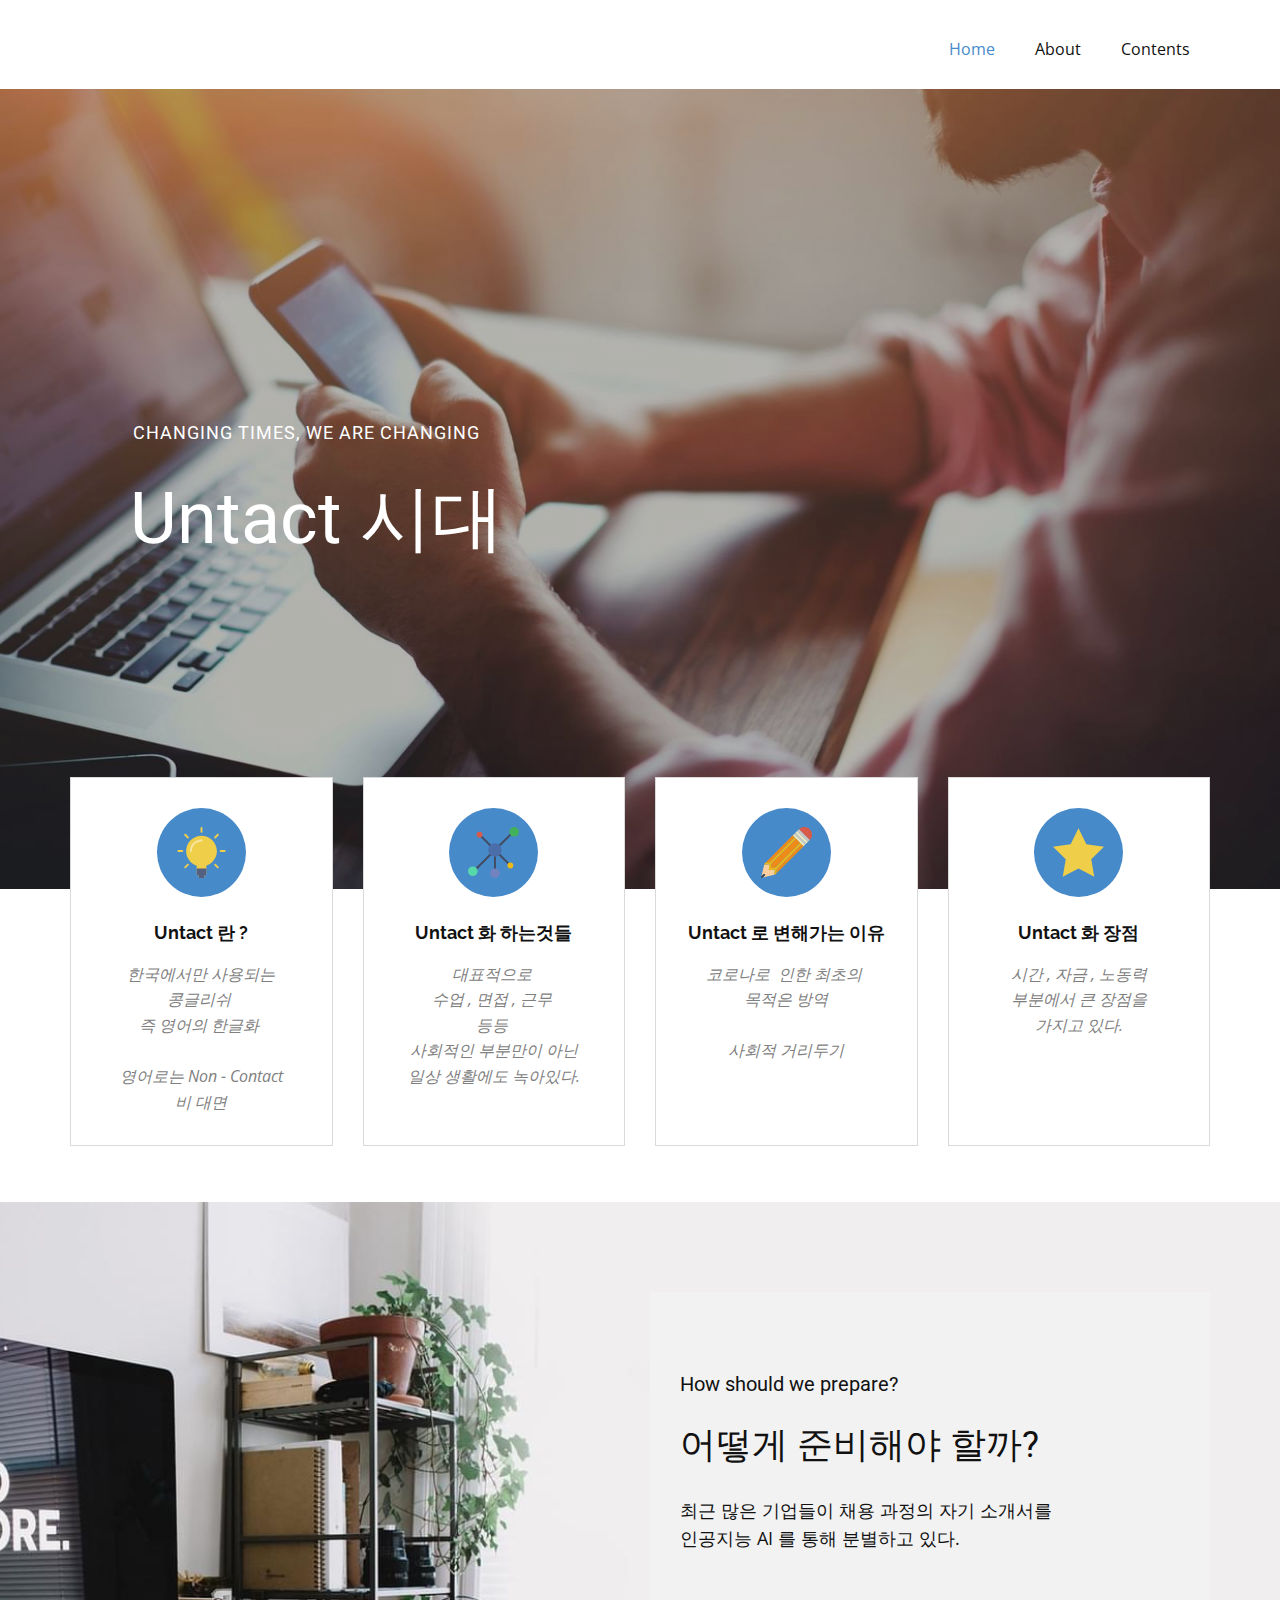
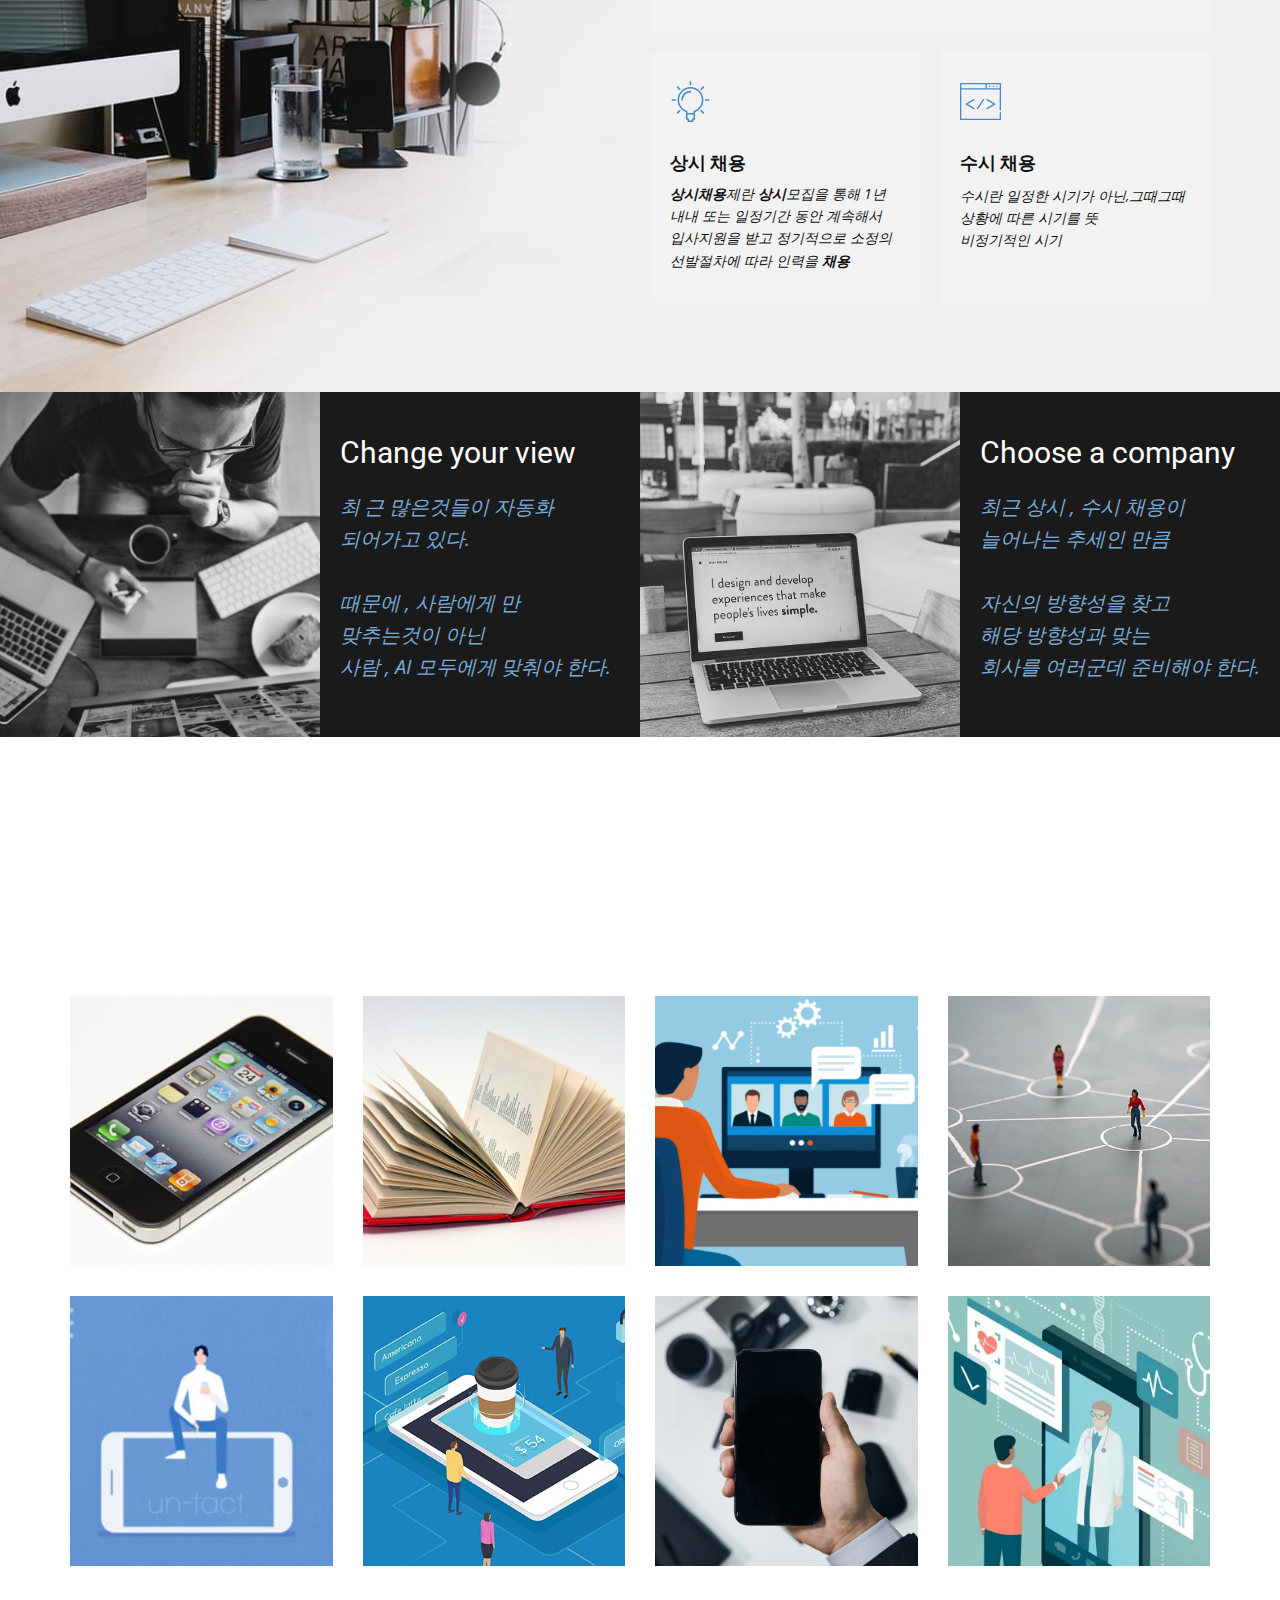
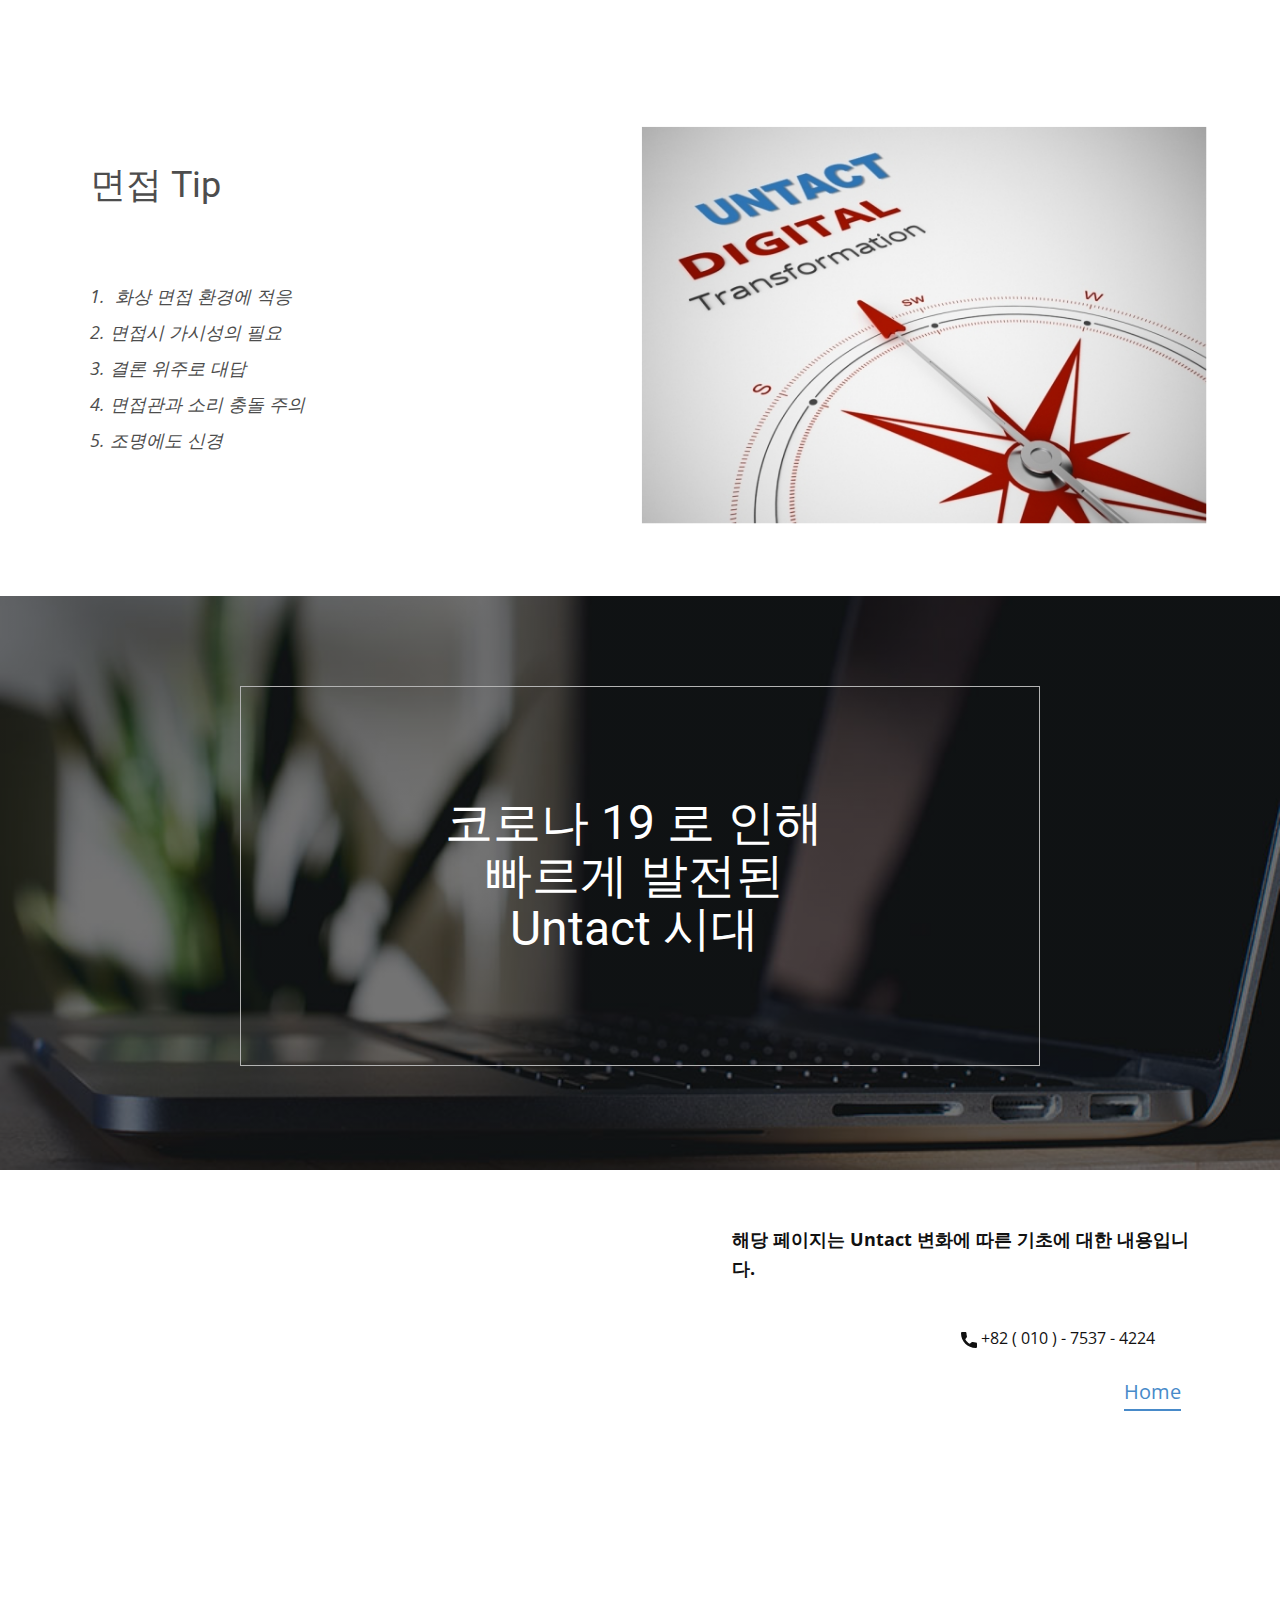
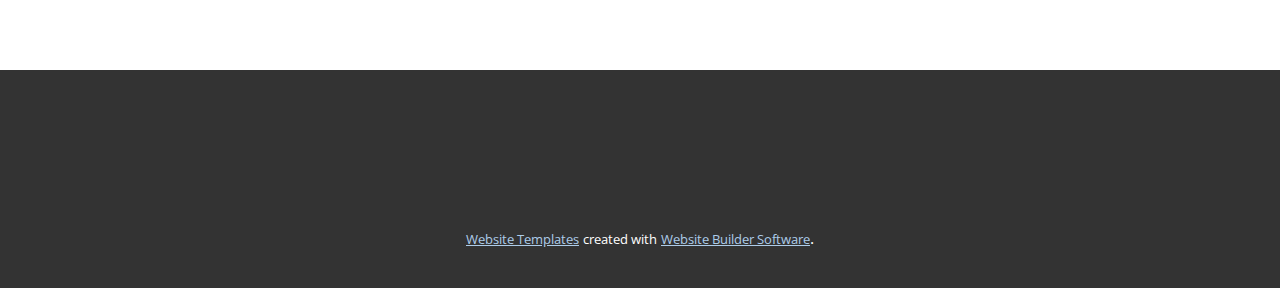
<file: 3A_41615029_김진형1/index.html>
<!DOCTYPE html>
<html style="font-size: 16px;">
  <head>
    <meta name="viewport" content="width=device-width, initial-scale=1.0">
    <meta charset="utf-8">
    <meta name="keywords" content="Untact 시대, Smart, Curious, Hands On., Beautiful and easy to understand UI, professional animations and drag &amp; drop, Why you choose us?, Awesome &amp; skilled&nbsp;&nbsp;Designers., Our products simply provide the quality of being clear and easy to understand., Contact Us, INTUITIVE">
    <meta name="description" content="">
    <meta name="page_type" content="np-template-header-footer-from-plugin">
    <title>Home</title>
    <link rel="stylesheet" href="nicepage.css" media="screen">
<link rel="stylesheet" href="Home.css" media="screen">
    <script class="u-script" type="text/javascript" src="jquery.js" defer=""></script>
    <script class="u-script" type="text/javascript" src="nicepage.js" defer=""></script>
    <meta name="generator" content="Nicepage 3.14.0, nicepage.com">
    <link id="u-theme-google-font" rel="stylesheet" href="https://fonts.googleapis.com/css?family=Roboto:100,100i,300,300i,400,400i,500,500i,700,700i,900,900i|Open+Sans:300,300i,400,400i,600,600i,700,700i,800,800i">
    <link id="u-page-google-font" rel="stylesheet" href="https://fonts.googleapis.com/css?family=Raleway:100,100i,200,200i,300,300i,400,400i,500,500i,600,600i,700,700i,800,800i,900,900i">
    
    
    
    
    
    
    
    
    
    <script type="application/ld+json">{
		"@context": "http://schema.org",
		"@type": "Organization",
		"name": "",
		"url": "index.html"
}</script>
    <meta property="og:title" content="Home">
    <meta property="og:type" content="website">
    <meta name="theme-color" content="#478ac9">
    <link rel="canonical" href="index.html">
    <meta property="og:url" content="index.html">
  </head>
  <body data-home-page="Home.html" data-home-page-title="Home" class="u-body"><header class="u-clearfix u-header u-header" id="sec-294d"><div class="u-clearfix u-sheet u-sheet-1">
        <nav class="u-menu u-menu-dropdown u-offcanvas u-menu-1">
          <div class="menu-collapse" style="font-size: 1rem; letter-spacing: 0px;">
            <a class="u-button-style u-custom-left-right-menu-spacing u-custom-padding-bottom u-custom-top-bottom-menu-spacing u-nav-link u-text-active-palette-1-base u-text-hover-palette-2-base" href="#">
              <svg><use xmlns:xlink="http://www.w3.org/1999/xlink" xlink:href="#menu-hamburger"></use></svg>
              <svg version="1.1" xmlns="http://www.w3.org/2000/svg" xmlns:xlink="http://www.w3.org/1999/xlink"><defs><symbol id="menu-hamburger" viewBox="0 0 16 16" style="width: 16px; height: 16px;"><rect y="1" width="16" height="2"></rect><rect y="7" width="16" height="2"></rect><rect y="13" width="16" height="2"></rect>
</symbol>
</defs></svg>
            </a>
          </div>
          <div class="u-nav-container">
            <ul class="u-nav u-unstyled u-nav-1"><li class="u-nav-item"><a class="u-button-style u-nav-link u-text-active-palette-1-base u-text-hover-palette-2-base" href="Home.html" style="padding: 10px 20px;">Home</a>
</li><li class="u-nav-item"><a class="u-button-style u-nav-link u-text-active-palette-1-base u-text-hover-palette-2-base" href="About.html" style="padding: 10px 20px;">About</a>
</li><li class="u-nav-item"><a class="u-button-style u-nav-link u-text-active-palette-1-base u-text-hover-palette-2-base" href="Contents.html" style="padding: 10px 20px;">Contents</a>
</li></ul>
          </div>
          <div class="u-nav-container-collapse">
            <div class="u-black u-container-style u-inner-container-layout u-opacity u-opacity-95 u-sidenav">
              <div class="u-sidenav-overflow">
                <div class="u-menu-close"></div>
                <ul class="u-align-center u-nav u-popupmenu-items u-unstyled u-nav-2"><li class="u-nav-item"><a class="u-button-style u-nav-link" href="Home.html">Home</a>
</li><li class="u-nav-item"><a class="u-button-style u-nav-link" href="About.html">About</a>
</li><li class="u-nav-item"><a class="u-button-style u-nav-link" href="Contents.html">Contents</a>
</li></ul>
              </div>
            </div>
            <div class="u-black u-menu-overlay u-opacity u-opacity-70"></div>
          </div>
        </nav>
      </div></header>
    <section class="u-clearfix u-image u-shading u-typography-Normal--Introduction u-section-1" src="" id="carousel_b07d">
      <div class="u-clearfix u-sheet u-sheet-1">
        <div class="u-align-left u-container-style u-expanded-width-sm u-expanded-width-xs u-group u-similar-fill u-group-1">
          <div class="u-container-layout u-valign-middle-xs u-container-layout-1">
            <h5 class="u-custom-font u-heading-font u-text u-text-body-alt-color u-text-1">Changing times, we are changing</h5>
            <h1 class="u-text u-text-2">Untact 시대</h1>
          </div>
        </div>
      </div>
    </section>
    <section class="u-clearfix u-section-2" id="carousel_4823">
      <div class="u-clearfix u-sheet u-sheet-1">
        <div class="u-expanded-width u-list u-list-1">
          <div class="u-repeater u-repeater-1">
            <div class="u-align-center u-border-1 u-border-grey-15 u-container-style u-list-item u-repeater-item u-white u-list-item-1">
              <div class="u-container-layout u-similar-container u-valign-top u-container-layout-1"><span class="u-align-center u-icon u-icon-circle u-palette-1-base u-spacing-19 u-icon-1"><svg class="u-svg-link" preserveAspectRatio="xMidYMin slice" viewBox="0 0 53 53" style=""><use xmlns:xlink="http://www.w3.org/1999/xlink" xlink:href="#svg-ca5e"></use></svg><svg class="u-svg-content" viewBox="0 0 53 53" x="0px" y="0px" id="svg-ca5e" style="enable-background:new 0 0 53 53;"><path style="fill:#EFCE4A;" d="M26.5,9c-8.837,0-16,7.164-16,16c0,7.089,4.615,13.091,11,15.192V50h2v3h6v-3h2v-9.808
	c6.385-2.101,11-8.103,11-15.192C42.5,16.164,35.337,9,26.5,9z"></path><g><path style="fill:#EFCE4A;" d="M26.5,0c-0.553,0-1,0.447-1,1v4c0,0.553,0.447,1,1,1s1-0.447,1-1V1C27.5,0.447,27.053,0,26.5,0z"></path><path style="fill:#EFCE4A;" d="M50.5,24h-4c-0.553,0-1,0.447-1,1s0.447,1,1,1h4c0.553,0,1-0.447,1-1S51.053,24,50.5,24z"></path><path style="fill:#EFCE4A;" d="M6.5,24h-4c-0.553,0-1,0.447-1,1s0.447,1,1,1h4c0.553,0,1-0.447,1-1S7.053,24,6.5,24z"></path><path style="fill:#EFCE4A;" d="M42.764,7.322l-2.828,2.828c-0.391,0.391-0.391,1.023,0,1.414c0.195,0.195,0.451,0.293,0.707,0.293
		s0.512-0.098,0.707-0.293l2.828-2.828c0.391-0.391,0.391-1.023,0-1.414S43.154,6.932,42.764,7.322z"></path><path style="fill:#EFCE4A;" d="M11.65,38.436l-2.828,2.828c-0.391,0.391-0.391,1.023,0,1.414c0.195,0.195,0.451,0.293,0.707,0.293
		s0.512-0.098,0.707-0.293l2.828-2.828c0.391-0.391,0.391-1.023,0-1.414S12.041,38.045,11.65,38.436z"></path><path style="fill:#EFCE4A;" d="M41.35,38.436c-0.391-0.391-1.023-0.391-1.414,0s-0.391,1.023,0,1.414l2.828,2.828
		c0.195,0.195,0.451,0.293,0.707,0.293s0.512-0.098,0.707-0.293c0.391-0.391,0.391-1.023,0-1.414L41.35,38.436z"></path><path style="fill:#EFCE4A;" d="M10.236,7.322c-0.391-0.391-1.023-0.391-1.414,0s-0.391,1.023,0,1.414l2.828,2.828
		c0.195,0.195,0.451,0.293,0.707,0.293s0.512-0.098,0.707-0.293c0.391-0.391,0.391-1.023,0-1.414L10.236,7.322z"></path>
</g><path style="fill:#F7E6A1;" d="M15.5,26c-0.553,0-1-0.447-1-1c0-6.617,5.383-12,12-12c0.553,0,1,0.447,1,1s-0.447,1-1,1
	c-5.514,0-10,4.486-10,10C16.5,25.553,16.053,26,15.5,26z"></path><polygon style="fill:#556080;" points="21.5,43 21.5,50 23.5,50 23.5,53 29.5,53 29.5,50 31.5,50 31.5,43 "></polygon></svg></span>
                <h4 class="u-custom-font u-font-raleway u-text u-text-1">Untact 란 ?</h4>
                <p class="u-text u-text-grey-50 u-text-2">한국에서만 사용되는<br>콩글리쉬&nbsp;<br>즉 영어의 한글화&nbsp;<br>
                  <br>영어로는 Non - Contact<br>비 대면
                </p>
              </div>
            </div>
            <div class="u-align-center u-border-1 u-border-grey-15 u-container-style u-list-item u-repeater-item u-video-cover u-white">
              <div class="u-container-layout u-similar-container u-valign-top u-container-layout-2"><span class="u-align-center u-icon u-icon-circle u-palette-1-base u-spacing-19 u-icon-2"><svg class="u-svg-link" preserveAspectRatio="xMidYMin slice" viewBox="0 0 53 53" style=""><use xmlns:xlink="http://www.w3.org/1999/xlink" xlink:href="#svg-85b5"></use></svg><svg class="u-svg-content" viewBox="0 0 53 53" x="0px" y="0px" id="svg-85b5" style="enable-background:new 0 0 53 53;"><rect x="27" y="28" style="fill:#424A60;" width="2" height="18"></rect><rect x="37.5" y="2.893" transform="matrix(0.7071 0.7071 -0.7071 0.7071 20.8223 -23.2696)" style="fill:#424A60;" width="2" height="21.213"></rect><rect x="15" y="21.858" transform="matrix(0.7071 0.7071 -0.7071 0.7071 30.1421 -0.7696)" style="fill:#424A60;" width="2" height="28.284"></rect><rect x="10.722" y="13.5" transform="matrix(0.7071 0.7071 -0.7071 0.7071 15.6716 -8.8345)" style="fill:#424A60;" width="15.556" height="2"></rect><rect x="26.893" y="32.5" transform="matrix(0.7071 0.7071 -0.7071 0.7071 34.6716 -16.7046)" style="fill:#424A60;" width="21.213" height="2"></rect><circle style="fill:#43B05C;" cx="48" cy="5" r="5"></circle><circle style="fill:#7383BF;" cx="28" cy="48" r="5"></circle><circle style="fill:#57D8AB;" cx="5" cy="46" r="5"></circle><circle style="fill:#D75A4A;" cx="12" cy="8" r="3"></circle><circle style="fill:#EBBA16;" cx="44" cy="40" r="3"></circle><circle style="fill:#4B6DAA;" cx="28" cy="24" r="7"></circle></svg></span>
                <h4 class="u-custom-font u-font-raleway u-text u-text-3">Untact 화 하는것들</h4>
                <p class="u-text u-text-grey-50 u-text-4">대표적으로&nbsp;<br>수업 , 면접 , 근무&nbsp;<br>등등&nbsp;<br>사회적인 부분만이 아닌<br>일상 생활에도 녹아있다.
                </p>
              </div>
            </div>
            <div class="u-align-center u-border-1 u-border-grey-15 u-container-style u-list-item u-repeater-item u-video-cover u-white">
              <div class="u-container-layout u-similar-container u-valign-top u-container-layout-3"><span class="u-align-center u-icon u-icon-circle u-palette-1-base u-spacing-19 u-icon-3"><svg class="u-svg-link" preserveAspectRatio="xMidYMin slice" viewBox="0 0 53.255 53.255" style=""><use xmlns:xlink="http://www.w3.org/1999/xlink" xlink:href="#svg-c619"></use></svg><svg class="u-svg-content" viewBox="0 0 53.255 53.255" x="0px" y="0px" id="svg-c619" style="enable-background:new 0 0 53.255 53.255;"><path style="fill:#D75A4A;" d="M39.598,2.343c3.124-3.124,8.19-3.124,11.314,0s3.124,8.19,0,11.314L39.598,2.343z"></path><polygon style="fill:#ED8A19;" points="42.426,17.899 16.512,43.814 15.982,48.587 44.548,20.02 44.548,20.02 "></polygon><polygon style="fill:#ED8A19;" points="10.325,42.93 15.098,42.4 41.012,16.485 36.77,12.243 10.855,38.157 "></polygon><polygon style="fill:#ED8A19;" points="35.356,10.829 33.234,8.707 33.234,8.707 4.668,37.273 9.441,36.743 "></polygon><polygon style="fill:#C7CAC7;" points="48.79,15.778 48.79,15.778 50.912,13.657 39.598,2.343 37.476,4.465 37.477,4.465 "></polygon><polygon style="fill:#C7CAC7;" points="36.062,5.879 36.062,5.879 34.648,7.293 34.648,7.293 45.962,18.606 45.962,18.606 
	47.376,17.192 47.376,17.192 "></polygon><path style="fill:#FBCE9D;" d="M14.424,44.488l-5.122,0.569c-0.036,0.004-0.073,0.006-0.109,0.006c0,0-0.001,0-0.001,0H9.192H9.192
	c-0.001,0-0.001,0-0.001,0c-0.036,0-0.073-0.002-0.109-0.006c-0.039-0.004-0.071-0.026-0.108-0.035
	c-0.072-0.017-0.141-0.035-0.207-0.067c-0.05-0.024-0.093-0.053-0.138-0.084c-0.057-0.04-0.109-0.083-0.157-0.134
	c-0.038-0.04-0.069-0.081-0.1-0.127c-0.038-0.057-0.069-0.116-0.095-0.181c-0.022-0.054-0.038-0.107-0.05-0.165
	c-0.007-0.032-0.024-0.059-0.028-0.092c-0.004-0.038,0.01-0.073,0.01-0.11c0-0.038-0.014-0.072-0.01-0.11l0.569-5.122l-5.122,0.569
	c-0.037,0.004-0.075,0.006-0.111,0.006c-0.079,0-0.152-0.024-0.227-0.042L0.442,51.399l2.106-2.106c0.391-0.391,1.023-0.391,1.414,0
	s0.391,1.023,0,1.414l-2.106,2.106l12.03-2.864c-0.026-0.109-0.043-0.222-0.03-0.339L14.424,44.488z"></path><path style="fill:#38454F;" d="M3.962,49.293c-0.391-0.391-1.023-0.391-1.414,0l-2.106,2.106L0,53.255l1.856-0.442l2.106-2.106
	C4.352,50.316,4.352,49.684,3.962,49.293z"></path><polygon style="fill:#F2ECBF;" points="48.79,15.778 37.477,4.465 37.476,4.465 36.062,5.879 36.062,5.879 47.376,17.192 
	47.376,17.192 48.79,15.778 "></polygon><path style="fill:#EBBA16;" d="M41.012,16.485L15.098,42.4l-4.773,0.53l0.53-4.773L36.77,12.243l-1.414-1.414L9.441,36.743
	l-4.773,0.53l-1.133,1.133l-0.228,0.957c0.075,0.018,0.147,0.042,0.227,0.042c0.036,0,0.074-0.002,0.111-0.006l5.122-0.569
	l-0.569,5.122c-0.004,0.038,0.01,0.073,0.01,0.11c0,0.038-0.014,0.072-0.01,0.11c0.004,0.033,0.021,0.06,0.028,0.092
	c0.012,0.057,0.029,0.112,0.05,0.165c0.026,0.064,0.057,0.124,0.095,0.181c0.03,0.045,0.063,0.088,0.1,0.127
	c0.047,0.05,0.1,0.094,0.157,0.134c0.044,0.031,0.089,0.061,0.138,0.084c0.065,0.031,0.135,0.05,0.207,0.067
	c0.038,0.009,0.069,0.03,0.108,0.035c0.036,0.004,0.072,0.006,0.109,0.006h0.001h0h0.001h0.001c0,0,0.001,0,0.001,0h0
	c0.035,0,0.072-0.002,0.109-0.006l5.122-0.569l-0.569,5.122c-0.013,0.118,0.004,0.23,0.03,0.339l0.963-0.229l1.133-1.132l0.53-4.773
	l25.914-25.915L41.012,16.485z"></path><polygon style="fill:#F2ECBF;" points="45.962,18.606 34.648,7.293 34.648,7.293 33.234,8.707 33.234,8.707 35.356,10.829 
	36.77,12.243 41.012,16.485 42.426,17.899 44.548,20.02 44.548,20.02 45.962,18.606 "></polygon></svg></span>
                <h4 class="u-custom-font u-font-raleway u-text u-text-5">Untact 로 변해가는 이유</h4>
                <p class="u-text u-text-grey-50 u-text-6">코로나로&nbsp; 인한 최초의&nbsp;<br>목적은 방역<br>
                  <br>사회적 거리두기
                </p>
              </div>
            </div>
            <div class="u-align-center u-border-1 u-border-grey-15 u-container-style u-list-item u-repeater-item u-video-cover u-white">
              <div class="u-container-layout u-similar-container u-valign-top u-container-layout-4"><span class="u-align-center u-icon u-icon-circle u-palette-1-base u-spacing-19 u-icon-4"><svg class="u-svg-link" preserveAspectRatio="xMidYMin slice" viewBox="0 0 53.867 53.867" style=""><use xmlns:xlink="http://www.w3.org/1999/xlink" xlink:href="#svg-b1cf"></use></svg><svg class="u-svg-content" viewBox="0 0 53.867 53.867" x="0px" y="0px" id="svg-b1cf" style="enable-background:new 0 0 53.867 53.867;"><polygon style="fill:currentColor;" points="26.934,1.318 35.256,18.182 53.867,20.887 40.4,34.013 43.579,52.549 26.934,43.798 
	10.288,52.549 13.467,34.013 0,20.887 18.611,18.182 "></polygon></svg></span>
                <h4 class="u-custom-font u-font-raleway u-text u-text-7">Untact 화 장점</h4>
                <p class="u-text u-text-grey-50 u-text-8">시간 , 자금 , 노동력<br>부분에서 큰 장점을<br>가지고 있다.<br>
                  <br>
                  <br>
                </p>
              </div>
            </div>
          </div>
        </div>
      </div>
    </section>
    <section class="u-clearfix u-image u-section-3" id="carousel_e4b9">
      <div class="u-clearfix u-sheet u-sheet-1">
        <div class="u-clearfix u-expanded-width u-gutter-20 u-layout-wrap u-layout-wrap-1">
          <div class="u-layout">
            <div class="u-layout-row">
              <div class="u-size-30 u-size-60-md">
                <div class="u-layout-row">
                  <div class="u-container-style u-hidden-md u-hidden-sm u-hidden-xs u-layout-cell u-left-cell u-size-60 u-layout-cell-1">
                    <div class="u-container-layout u-container-layout-1"></div>
                  </div>
                </div>
              </div>
              <div class="u-size-30 u-size-60-md">
                <div class="u-layout-col">
                  <div class="u-size-40">
                    <div class="u-layout-row">
                      <div class="u-container-style u-grey-5 u-layout-cell u-opacity u-opacity-85 u-right-cell u-size-60 u-layout-cell-2">
                        <div class="u-container-layout u-container-layout-2">
                          <h5 class="u-text u-text-1">How should we prepare?</h5>
                          <h2 class="u-text u-text-2">어떻게 준비해야 할까?</h2>
                          <p class="u-text u-text-3">최근 많은 기업들이 채용 과정의 자기 소개서를&nbsp;<br>인공지능 AI 를 통해 분별하고 있다.
                          </p>
                        </div>
                      </div>
                    </div>
                  </div>
                  <div class="u-size-20">
                    <div class="u-layout-row">
                      <div class="u-align-left u-container-style u-grey-5 u-layout-cell u-opacity u-opacity-85 u-size-30 u-layout-cell-3">
                        <div class="u-container-layout u-valign-top u-container-layout-3"><span class="u-icon u-icon-circle u-text-palette-1-base u-icon-1"><svg class="u-svg-link" preserveAspectRatio="xMidYMin slice" viewBox="0 0 54 54" style="undefined"><use xmlns:xlink="http://www.w3.org/1999/xlink" xlink:href="#svg-1eea"></use></svg><svg xmlns="http://www.w3.org/2000/svg" xmlns:xlink="http://www.w3.org/1999/xlink" version="1.1" id="svg-1eea" x="0px" y="0px" viewBox="0 0 54 54" style="enable-background:new 0 0 54 54;" xml:space="preserve" class="u-svg-content"><g><path d="M27,8c-9.374,0-17,7.626-17,17c0,7.112,4.391,13.412,11,15.9V50c0,0.553,0.447,1,1,1h1v2c0,0.553,0.447,1,1,1h6   c0.553,0,1-0.447,1-1v-2h1c0.553,0,1-0.447,1-1v-9.1c6.609-2.488,11-8.788,11-15.9C44,15.626,36.374,8,27,8z M30,49   c-0.553,0-1,0.447-1,1v2h-4v-2c0-0.553-0.447-1-1-1h-1v-5h8v5H30z M31.688,39.242C31.277,39.377,31,39.761,31,40.192V42h-8v-1.808   c0-0.432-0.277-0.815-0.688-0.95C16.145,37.214,12,31.49,12,25c0-8.271,6.729-15,15-15s15,6.729,15,15   C42,31.49,37.855,37.214,31.688,39.242z"></path><path d="M27,6c0.553,0,1-0.447,1-1V1c0-0.553-0.447-1-1-1s-1,0.447-1,1v4C26,5.553,26.447,6,27,6z"></path><path d="M51,24h-4c-0.553,0-1,0.447-1,1s0.447,1,1,1h4c0.553,0,1-0.447,1-1S51.553,24,51,24z"></path><path d="M7,24H3c-0.553,0-1,0.447-1,1s0.447,1,1,1h4c0.553,0,1-0.447,1-1S7.553,24,7,24z"></path><path d="M43.264,7.322l-2.828,2.828c-0.391,0.391-0.391,1.023,0,1.414c0.195,0.195,0.451,0.293,0.707,0.293   s0.512-0.098,0.707-0.293l2.828-2.828c0.391-0.391,0.391-1.023,0-1.414S43.654,6.932,43.264,7.322z"></path><path d="M12.15,38.436l-2.828,2.828c-0.391,0.391-0.391,1.023,0,1.414c0.195,0.195,0.451,0.293,0.707,0.293   s0.512-0.098,0.707-0.293l2.828-2.828c0.391-0.391,0.391-1.023,0-1.414S12.541,38.045,12.15,38.436z"></path><path d="M41.85,38.436c-0.391-0.391-1.023-0.391-1.414,0s-0.391,1.023,0,1.414l2.828,2.828c0.195,0.195,0.451,0.293,0.707,0.293   s0.512-0.098,0.707-0.293c0.391-0.391,0.391-1.023,0-1.414L41.85,38.436z"></path><path d="M12.15,11.564c0.195,0.195,0.451,0.293,0.707,0.293s0.512-0.098,0.707-0.293c0.391-0.391,0.391-1.023,0-1.414l-2.828-2.828   c-0.391-0.391-1.023-0.391-1.414,0s-0.391,1.023,0,1.414L12.15,11.564z"></path><path d="M27,13c-6.617,0-12,5.383-12,12c0,0.553,0.447,1,1,1s1-0.447,1-1c0-5.514,4.486-10,10-10c0.553,0,1-0.447,1-1   S27.553,13,27,13z"></path>
</g><g></g><g></g><g></g><g></g><g></g><g></g><g></g><g></g><g></g><g></g><g></g><g></g><g></g><g></g><g></g></svg></span>
                          <h6 class="u-custom-font u-heading-font u-text u-text-4">상시 채용</h6>
                          <p class="u-text u-text-5"><b>상시채용</b>제란&nbsp;<b>상시</b>모집을 통해 1년 내내 또는 일정기간 동안 계속해서&nbsp; 입사지원을 받고 정기적으로 소정의 선발절차에 따라 인력을&nbsp;<b>채용</b>
                          </p>
                        </div>
                      </div>
                      <div class="u-align-left u-container-style u-grey-5 u-layout-cell u-opacity u-opacity-85 u-right-cell u-size-30 u-layout-cell-4">
                        <div class="u-container-layout u-valign-top u-container-layout-4"><span class="u-icon u-icon-circle u-text-palette-1-base u-icon-2"><svg class="u-svg-link" preserveAspectRatio="xMidYMin slice" viewBox="0 0 470 470" style="undefined"><use xmlns:xlink="http://www.w3.org/1999/xlink" xlink:href="#svg-7ca8"></use></svg><svg xmlns="http://www.w3.org/2000/svg" xmlns:xlink="http://www.w3.org/1999/xlink" version="1.1" viewBox="0 0 470 470" enable-background="new 0 0 470 470" id="svg-7ca8" class="u-svg-content"><g><path d="m167.313,209.123c-2.12-3.559-6.723-4.726-10.281-2.605l-87.369,52.039c-2.271,1.352-3.663,3.8-3.663,6.443s1.392,5.091 3.662,6.443l87.369,52.039c1.203,0.717 2.525,1.058 3.831,1.058 2.556,0 5.048-1.308 6.45-3.663 2.12-3.559 0.953-8.162-2.605-10.281l-76.551-45.596 76.551-45.596c3.559-2.119 4.726-6.722 2.606-10.281z"></path><path d="m302.688,320.877c1.403,2.356 3.894,3.663 6.45,3.663 1.306,0 2.628-0.341 3.831-1.058l87.369-52.039c2.271-1.353 3.662-3.8 3.662-6.443s-1.392-5.091-3.662-6.443l-87.369-52.039c-3.558-2.12-8.163-0.954-10.281,2.605-2.12,3.559-0.953,8.162 2.605,10.281l76.551,45.596-76.551,45.596c-3.559,2.119-4.726,6.722-2.605,10.281z"></path><path d="m263.72,208.78l-69.893,104.078c-2.309,3.438-1.394,8.098 2.045,10.408 1.284,0.862 2.737,1.274 4.175,1.274 2.415,0 4.786-1.165 6.233-3.32l69.893-104.078c2.309-3.438 1.394-8.098-2.045-10.408-3.441-2.309-8.1-1.392-10.408,2.046z"></path><path d="m462.5,22.5h-455c-4.143,0-7.5,3.358-7.5,7.5v410c0,4.142 3.357,7.5 7.5,7.5h455c4.143,0 7.5-3.358 7.5-7.5v-80c0-4.142-3.357-7.5-7.5-7.5s-7.5,3.358-7.5,7.5v72.5h-440v-335h440v232.5c0,4.142 3.357,7.5 7.5,7.5s7.5-3.358 7.5-7.5v-300c0-4.142-3.357-7.5-7.5-7.5zm-447.5,15h277.5v45h-277.5v-45zm292.5,45v-45h147.5v45h-147.5z"></path><path d="m381.5,52c-4.411,0-8,3.589-8,8s3.589,8 8,8 8-3.589 8-8-3.589-8-8-8z"></path><path d="m340.5,52c-4.411,0-8,3.589-8,8s3.589,8 8,8 8-3.589 8-8-3.589-8-8-8z"></path><path d="m422.5,52c-4.411,0-8,3.589-8,8s3.589,8 8,8 8-3.589 8-8-3.589-8-8-8z"></path>
</g></svg></span>
                          <h6 class="u-custom-font u-heading-font u-text u-text-6">수시 채용</h6>
                          <p class="u-text u-text-7">수시란 일정한 시기가 아닌,그때그때 상황에 따른 시기를 뜻&nbsp;<br>비정기적인 시기
                          </p>
                        </div>
                      </div>
                    </div>
                  </div>
                </div>
              </div>
            </div>
          </div>
        </div>
      </div>
    </section>
    <section class="u-clearfix u-white u-section-4" id="carousel_aab5">
      <div class="u-clearfix u-expanded-width u-layout-wrap u-layout-wrap-1">
        <div class="u-layout">
          <div class="u-layout-row">
            <div class="u-container-style u-image u-layout-cell u-left-cell u-similar-fill u-size-15 u-size-30-md u-image-1">
              <div class="u-container-layout"></div>
            </div>
            <div class="u-container-style u-grey-90 u-layout-cell u-size-15 u-size-30-md u-layout-cell-2">
              <div class="u-container-layout u-container-layout-2">
                <h4 class="u-custom-font u-heading-font u-text u-text-1">Change your view</h4>
                <p class="u-text u-text-palette-1-light-1 u-text-2">
                  <span style="font-size: 1.25rem;">최</span>
                  <span style="font-size: 1.25rem;">근 많은것들이 자동화&nbsp;</span>
                  <br>
                  <span style="font-size: 1.25rem;">되어가고 있다.<br>
                    <br>때문에 , 사람에게 만&nbsp;<br>맞추는것이 아닌&nbsp;<br>사람 , AI 모두에게 맞춰야 한다.
                  </span>
                </p>
              </div>
            </div>
            <div class="u-container-style u-image u-layout-cell u-similar-fill u-size-15 u-size-30-md u-image-2">
              <div class="u-container-layout"></div>
            </div>
            <div class="u-container-style u-grey-90 u-layout-cell u-right-cell u-size-15 u-size-30-md u-layout-cell-4">
              <div class="u-container-layout u-container-layout-4">
                <h4 class="u-custom-font u-heading-font u-text u-text-3">Choose a company </h4>
                <p class="u-text u-text-palette-1-light-1 u-text-4">최근 상시 , 수시 채용이<br>늘어나는 추세인 만큼<br>
                  <br>자신의 방향성을 찾고<br>해당 방향성과 맞는<br>회사를 여러군데 준비해야 한다.
                </p>
              </div>
            </div>
          </div>
        </div>
      </div>
    </section>
    <section class="u-clearfix u-white u-section-5" id="carousel_0af4">
      <div class="u-clearfix u-sheet u-sheet-1">
        <div class="u-align-left u-container-style u-expanded-width-md u-group u-similar-fill u-group-1">
          <div class="u-container-layout u-container-layout-1"></div>
        </div>
        <div class="u-clearfix u-expanded-width u-gutter-30 u-layout-wrap u-layout-wrap-1">
          <div class="u-layout">
            <div class="u-layout-col">
              <div class="u-size-30">
                <div class="u-layout-row">
                  <div class="u-align-left u-container-style u-image u-layout-cell u-left-cell u-similar-fill u-size-15 u-size-30-md u-image-1" data-image-width="150" data-image-height="100">
                    <div class="u-container-layout"></div>
                  </div>
                  <div class="u-align-left u-container-style u-image u-layout-cell u-similar-fill u-size-15 u-size-30-md u-image-2" data-image-width="150" data-image-height="100">
                    <div class="u-container-layout"></div>
                  </div>
                  <div class="u-align-left u-container-style u-image u-layout-cell u-similar-fill u-size-15 u-size-30-md u-image-3" data-image-width="667" data-image-height="373">
                    <div class="u-container-layout"></div>
                  </div>
                  <div class="u-align-left u-container-style u-image u-layout-cell u-right-cell u-similar-fill u-size-15 u-size-30-md u-image-4" data-image-width="539" data-image-height="461">
                    <div class="u-container-layout"></div>
                  </div>
                </div>
              </div>
              <div class="u-size-30">
                <div class="u-layout-row">
                  <div class="u-align-left u-container-style u-image u-layout-cell u-left-cell u-similar-fill u-size-15 u-size-30-md u-image-5" data-image-width="258" data-image-height="239">
                    <div class="u-container-layout"></div>
                  </div>
                  <div class="u-align-left u-container-style u-image u-layout-cell u-similar-fill u-size-15 u-size-30-md u-image-6" data-image-width="583" data-image-height="393">
                    <div class="u-container-layout"></div>
                  </div>
                  <div class="u-align-left u-container-style u-image u-layout-cell u-similar-fill u-size-15 u-size-30-md u-image-7" data-image-width="745" data-image-height="455">
                    <div class="u-container-layout"></div>
                  </div>
                  <div class="u-align-left u-container-style u-image u-layout-cell u-right-cell u-similar-fill u-size-15 u-size-30-md u-image-8" data-image-width="426" data-image-height="333">
                    <div class="u-container-layout"></div>
                  </div>
                </div>
              </div>
            </div>
          </div>
        </div>
      </div>
    </section>
    <section class="u-clearfix u-white u-section-6" id="carousel_b22c">
      <div class="u-clearfix u-sheet u-sheet-1">
        <div class="u-clearfix u-expanded-width u-layout-wrap u-layout-wrap-1">
          <div class="u-layout">
            <div class="u-layout-row">
              <div class="u-align-left u-container-style u-layout-cell u-left-cell u-similar-fill u-size-30 u-layout-cell-1">
                <div class="u-container-layout u-container-layout-1">
                  <h2 class="u-text u-text-grey-70 u-text-1">면접 Tip</h2>
                  <ol class="u-custom-font u-text u-text-font u-text-grey-70 u-text-2">
                    <li>&nbsp;화상 면접 환경에 적응</li>
                    <li>면접시 가시성의 필요</li>
                    <li>결론 위주로 대답</li>
                    <li>면접관과 소리 충돌 주의</li>
                    <li>조명에도 신경</li>
                  </ol>
                </div>
              </div>
              <div class="u-container-style u-image u-image-contain u-layout-cell u-right-cell u-similar-fill u-size-30 u-image-1" data-image-width="606" data-image-height="427">
                <div class="u-container-layout"></div>
              </div>
            </div>
          </div>
        </div>
      </div>
    </section>
    <section class="u-clearfix u-image u-shading u-typography-custom-page-typography-14--Introduction u-section-7" src="" id="carousel_69f5">
      <div class="u-clearfix u-sheet u-sheet-1">
        <div class="u-align-center u-border-1 u-border-grey-30 u-container-style u-expanded-width-md u-expanded-width-sm u-group u-similar-fill u-group-1">
          <div class="u-container-layout u-valign-middle u-container-layout-1">
            <h2 class="u-custom-font u-heading-font u-text u-text-1">코로나 19 로 인해&nbsp;<br>빠르게 발전된&nbsp;<br>Untact 시대&nbsp;
            </h2>
          </div>
        </div>
      </div>
    </section>
    <section class="u-clearfix u-section-8" id="sec-14dc">
      <div class="u-clearfix u-sheet u-sheet-1">
        <p class="u-text u-text-1">해당 페이지는 Untact 변화에 따른 기초에 대한 내용입니다.</p>
        <a href="https://nicepage.com/k/teacher-website-templates" class="u-active-none u-btn u-btn-rectangle u-button-style u-hover-none u-none u-text-body-color u-btn-1">
          <br><span class="u-icon"><svg class="u-svg-content" viewBox="0 0 405.333 405.333" x="0px" y="0px" style="width: 1em; height: 1em;"><path d="M373.333,266.88c-25.003,0-49.493-3.904-72.704-11.563c-11.328-3.904-24.192-0.896-31.637,6.699l-46.016,34.752    c-52.8-28.181-86.592-61.952-114.389-114.368l33.813-44.928c8.512-8.512,11.563-20.971,7.915-32.64    C142.592,81.472,138.667,56.96,138.667,32c0-17.643-14.357-32-32-32H32C14.357,0,0,14.357,0,32    c0,205.845,167.488,373.333,373.333,373.333c17.643,0,32-14.357,32-32V298.88C405.333,281.237,390.976,266.88,373.333,266.88z"></path></svg><img></span>&nbsp;+82 ( 010 ) - 7537 - 4224
        </a>
        <a href="#" class="u-active-none u-border-2 u-border-palette-1-base u-btn u-btn-rectangle u-button-style u-hover-none u-none u-btn-2">
          <span style="font-size: 1.25rem;">Home </span>
        </a>
      </div>
    </section>
    
    
    <footer class="u-align-left u-clearfix u-footer u-grey-80 u-footer" id="sec-c12c"><div class="u-clearfix u-sheet u-sheet-1"></div></footer>
    <section class="u-backlink u-clearfix u-grey-80">
      <a class="u-link" href="https://nicepage.com/website-templates" target="_blank">
        <span>Website Templates</span>
      </a>
      <p class="u-text">
        <span>created with</span>
      </p>
      <a class="u-link" href="https://nicepage.com/" target="_blank">
        <span>Website Builder Software</span>
      </a>. 
    </section>
  </body>
</html>
</file>
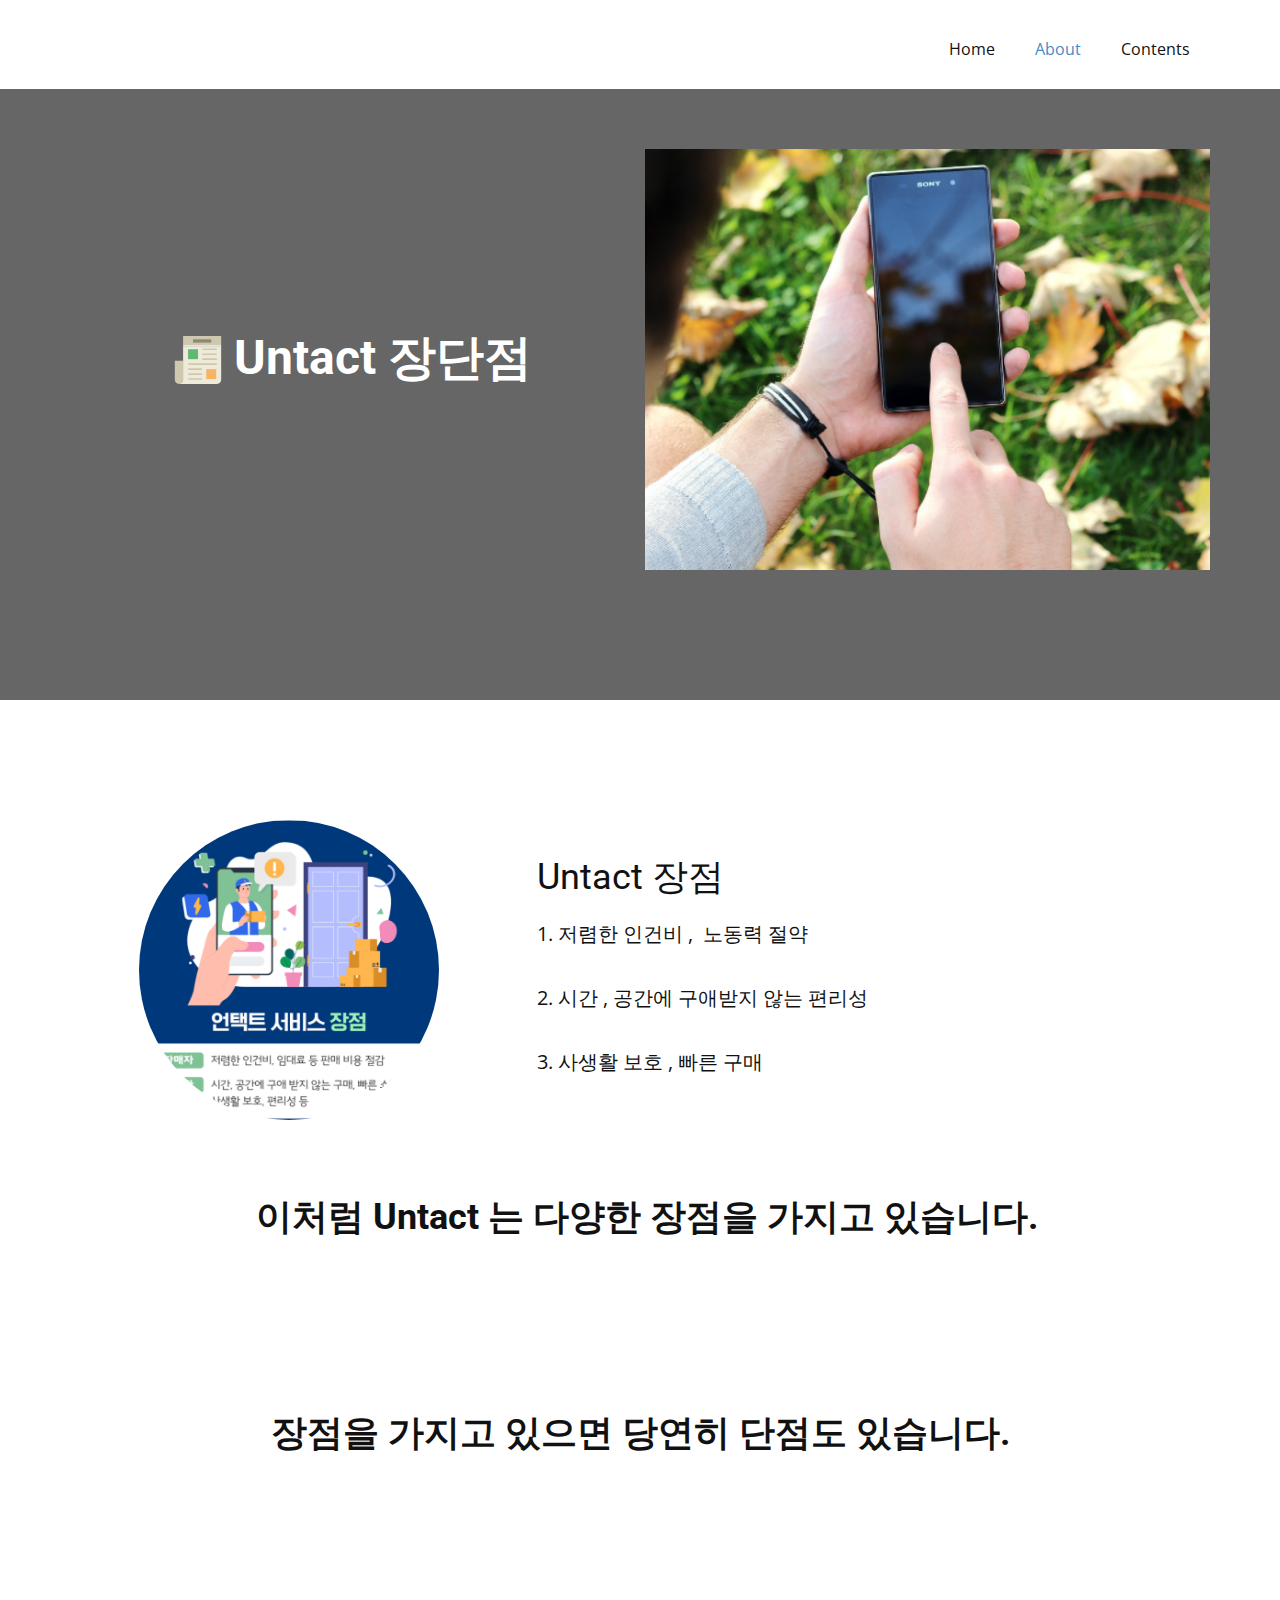
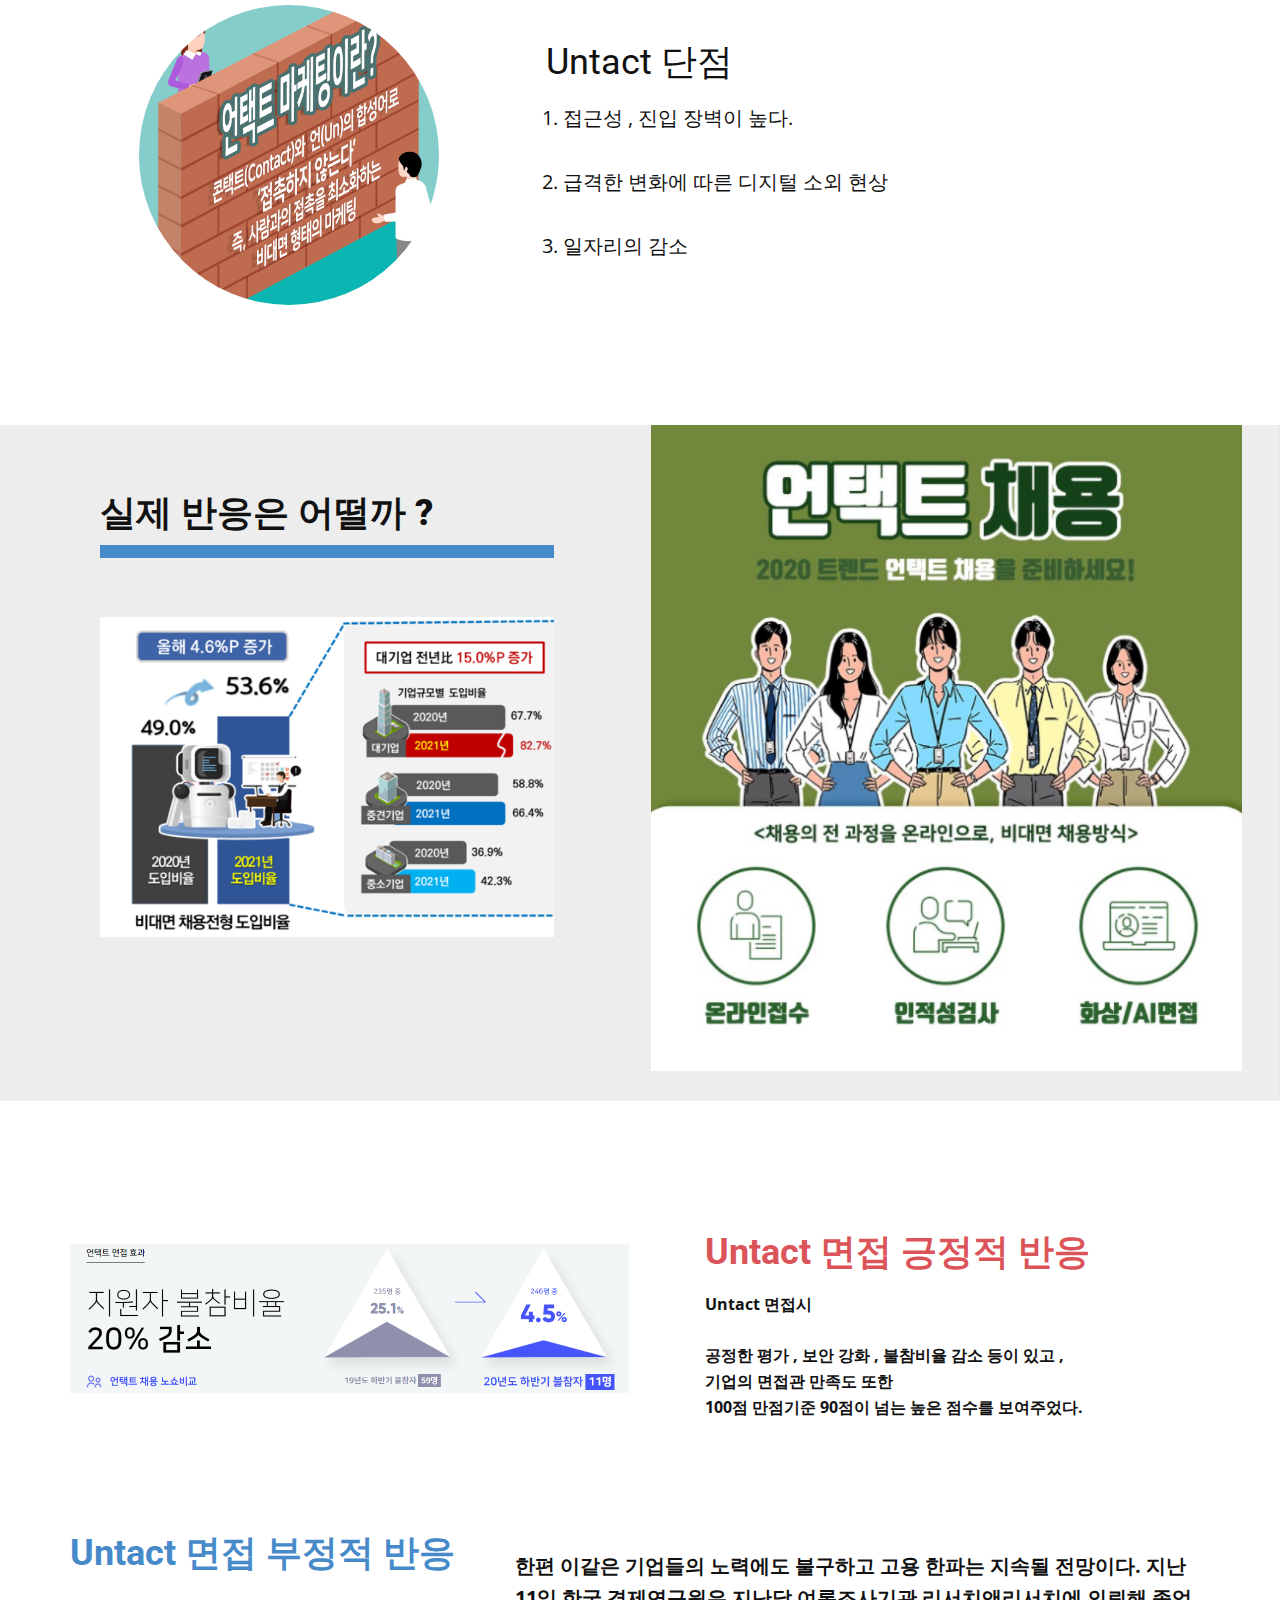
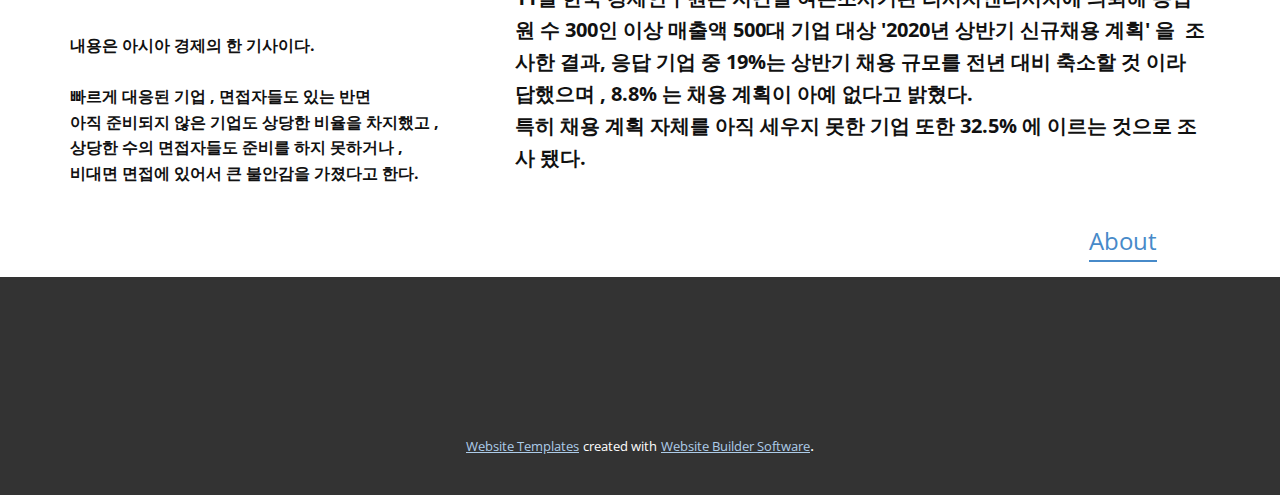
<file: 3A_41615029_김진형1/About.html>
<!DOCTYPE html>
<html style="font-size: 16px;">
  <head>
    <meta name="viewport" content="width=device-width, initial-scale=1.0">
    <meta charset="utf-8">
    <meta name="keywords" content="​&nbsp;Untact 장단점, Untact 장점">
    <meta name="description" content="">
    <meta name="page_type" content="np-template-header-footer-from-plugin">
    <title>About</title>
    <link rel="stylesheet" href="nicepage.css" media="screen">
<link rel="stylesheet" href="About.css" media="screen">
    <script class="u-script" type="text/javascript" src="jquery.js" defer=""></script>
    <script class="u-script" type="text/javascript" src="nicepage.js" defer=""></script>
    <meta name="generator" content="Nicepage 3.14.0, nicepage.com">
    <link id="u-theme-google-font" rel="stylesheet" href="https://fonts.googleapis.com/css?family=Roboto:100,100i,300,300i,400,400i,500,500i,700,700i,900,900i|Open+Sans:300,300i,400,400i,600,600i,700,700i,800,800i">
    
    
    
    
    
    
    
    <script type="application/ld+json">{
		"@context": "http://schema.org",
		"@type": "Organization",
		"name": "",
		"url": "index.html"
}</script>
    <meta property="og:title" content="About">
    <meta property="og:type" content="website">
    <meta name="theme-color" content="#478ac9">
    <link rel="canonical" href="index.html">
    <meta property="og:url" content="index.html">
  </head>
  <body class="u-body"><header class="u-clearfix u-header u-header" id="sec-294d"><div class="u-clearfix u-sheet u-sheet-1">
        <nav class="u-menu u-menu-dropdown u-offcanvas u-menu-1">
          <div class="menu-collapse" style="font-size: 1rem; letter-spacing: 0px;">
            <a class="u-button-style u-custom-left-right-menu-spacing u-custom-padding-bottom u-custom-top-bottom-menu-spacing u-nav-link u-text-active-palette-1-base u-text-hover-palette-2-base" href="#">
              <svg><use xmlns:xlink="http://www.w3.org/1999/xlink" xlink:href="#menu-hamburger"></use></svg>
              <svg version="1.1" xmlns="http://www.w3.org/2000/svg" xmlns:xlink="http://www.w3.org/1999/xlink"><defs><symbol id="menu-hamburger" viewBox="0 0 16 16" style="width: 16px; height: 16px;"><rect y="1" width="16" height="2"></rect><rect y="7" width="16" height="2"></rect><rect y="13" width="16" height="2"></rect>
</symbol>
</defs></svg>
            </a>
          </div>
          <div class="u-nav-container">
            <ul class="u-nav u-unstyled u-nav-1"><li class="u-nav-item"><a class="u-button-style u-nav-link u-text-active-palette-1-base u-text-hover-palette-2-base" href="Home.html" style="padding: 10px 20px;">Home</a>
</li><li class="u-nav-item"><a class="u-button-style u-nav-link u-text-active-palette-1-base u-text-hover-palette-2-base" href="About.html" style="padding: 10px 20px;">About</a>
</li><li class="u-nav-item"><a class="u-button-style u-nav-link u-text-active-palette-1-base u-text-hover-palette-2-base" href="Contents.html" style="padding: 10px 20px;">Contents</a>
</li></ul>
          </div>
          <div class="u-nav-container-collapse">
            <div class="u-black u-container-style u-inner-container-layout u-opacity u-opacity-95 u-sidenav">
              <div class="u-sidenav-overflow">
                <div class="u-menu-close"></div>
                <ul class="u-align-center u-nav u-popupmenu-items u-unstyled u-nav-2"><li class="u-nav-item"><a class="u-button-style u-nav-link" href="Home.html">Home</a>
</li><li class="u-nav-item"><a class="u-button-style u-nav-link" href="About.html">About</a>
</li><li class="u-nav-item"><a class="u-button-style u-nav-link" href="Contents.html">Contents</a>
</li></ul>
              </div>
            </div>
            <div class="u-black u-menu-overlay u-opacity u-opacity-70"></div>
          </div>
        </nav>
      </div></header>
    <section class="u-clearfix u-grey-60 u-section-1" id="sec-5006">
      <div class="u-clearfix u-sheet u-sheet-1">
        <div class="u-clearfix u-expanded-width u-gutter-10 u-layout-wrap u-layout-wrap-1">
          <div class="u-layout" style="">
            <div class="u-layout-row" style="">
              <div class="u-container-style u-layout-cell u-left-cell u-size-30 u-size-xs-60 u-layout-cell-1" src="">
                <div class="u-container-layout u-valign-middle u-container-layout-1">
                  <h2 class="u-align-center u-text u-text-1"><span class="u-icon u-icon-1"><svg class="u-svg-content" viewBox="0 0 58 58" x="0px" y="0px" style="width: 1em; height: 1em;"><path style="fill:#CEC9AE;" d="M6.005,58L6.005,58c-2.75,0-5-2.25-5-5V30h10v23C11.005,55.75,8.755,58,6.005,58z"></path><rect x="11.005" style="fill:#CEC9AE;" width="45.99" height="11"></rect><path style="fill:#EDEADA;" d="M11.005,35v7v11c0,2.75-2.25,5-5,5h5h6h35c2.756,0,4.99-2.234,4.99-4.99V13h-45.99V35z"></path><rect x="11.005" y="11" style="fill:#F4F3ED;" width="45.99" height="2"></rect><rect x="17.005" y="16" style="fill:#61B872;" width="12" height="12"></rect><path style="fill:#CEC9AE;" d="M51.005,17h-16c-0.553,0-1-0.447-1-1s0.447-1,1-1h16c0.553,0,1,0.447,1,1S51.558,17,51.005,17z"></path><path style="fill:#CEC9AE;" d="M51.005,23h-16c-0.553,0-1-0.447-1-1s0.447-1,1-1h16c0.553,0,1,0.447,1,1S51.558,23,51.005,23z"></path><path style="fill:#CEC9AE;" d="M51.005,29h-16c-0.553,0-1-0.447-1-1s0.447-1,1-1h16c0.553,0,1,0.447,1,1S51.558,29,51.005,29z"></path><path style="fill:#CEC9AE;" d="M51.005,35h-33c-0.553,0-1-0.447-1-1s0.447-1,1-1h33c0.553,0,1,0.447,1,1S51.558,35,51.005,35z"></path><path style="fill:#CEC9AE;" d="M33.005,41h-15c-0.553,0-1-0.447-1-1s0.447-1,1-1h15c0.553,0,1,0.447,1,1S33.558,41,33.005,41z"></path><path style="fill:#CEC9AE;" d="M33.005,47h-15c-0.553,0-1-0.447-1-1s0.447-1,1-1h15c0.553,0,1,0.447,1,1S33.558,47,33.005,47z"></path><path style="fill:#CEC9AE;" d="M33.005,53h-15c-0.553,0-1-0.447-1-1s0.447-1,1-1h15c0.553,0,1,0.447,1,1S33.558,53,33.005,53z"></path><rect x="39.005" y="40" style="fill:#F7B563;" width="12" height="12"></rect><rect x="23.005" y="4" style="fill:#8E8872;" width="22" height="4"></rect></svg><img></span>&nbsp;Untact 장단점
                  </h2>
                </div>
              </div>
              <div class="u-align-center u-container-style u-image u-layout-cell u-right-cell u-size-30 u-size-xs-60 u-image-1" src="" data-image-width="765" data-image-height="438">
                <div class="u-container-layout u-valign-middle u-container-layout-2" src=""></div>
              </div>
            </div>
          </div>
        </div>
      </div>
    </section>
    <section class="u-clearfix u-section-2" id="sec-a92b">
      <div class="u-clearfix u-sheet u-valign-bottom u-sheet-1">
        <div class="u-clearfix u-expanded-width u-gutter-0 u-layout-wrap u-layout-wrap-1">
          <div class="u-layout">
            <div class="u-layout-row">
              <div class="u-align-center u-container-style u-layout-cell u-left-cell u-size-23 u-layout-cell-1">
                <div class="u-container-layout u-valign-middle u-container-layout-1">
                  <div alt="" class="u-image u-image-circle u-image-1" src="" data-image-width="700" data-image-height="653"></div>
                </div>
              </div>
              <div class="u-align-left u-container-style u-layout-cell u-right-cell u-size-37 u-layout-cell-2">
                <div class="u-container-layout u-container-layout-2">
                  <h2 class="u-text u-text-1">Untact 장점</h2>
                  <p class="u-text u-text-2">1. 저렴한 인건비 ,&nbsp; 노동력 절약<br>
                    <br>2. 시간 , 공간에 구애받지 않는 편리성<br>
                    <br>3. 사생활 보호 , 빠른 구매&nbsp;
                  </p>
                </div>
              </div>
            </div>
          </div>
        </div>
        <h2 class="u-text u-text-3">&nbsp; &nbsp; &nbsp; 이처럼 Untact 는 다양한 장점을 가지고 있습니다.</h2>
      </div>
    </section>
    <section class="u-align-center u-clearfix u-section-3" id="sec-4a0d">
      <div class="u-clearfix u-sheet u-sheet-1">
        <h2 class="u-text u-text-1">장점을 가지고 있으면 당연히 단점도 있습니다.</h2>
      </div>
    </section>
    <section class="u-clearfix u-section-4" id="sec-efaf">
      <div class="u-clearfix u-sheet u-sheet-1">
        <div class="u-clearfix u-expanded-width u-gutter-0 u-layout-wrap u-layout-wrap-1">
          <div class="u-layout">
            <div class="u-layout-row">
              <div class="u-align-center u-container-style u-layout-cell u-left-cell u-size-23 u-layout-cell-1">
                <div class="u-container-layout u-valign-middle u-container-layout-1">
                  <div alt="" class="u-image u-image-circle u-image-1" src="" data-image-width="480" data-image-height="547"></div>
                </div>
              </div>
              <div class="u-align-left u-container-style u-layout-cell u-right-cell u-size-37 u-layout-cell-2">
                <div class="u-container-layout u-container-layout-2">
                  <h2 class="u-text u-text-1">&nbsp;Untact 단점</h2>
                  <p class="u-text u-text-2">&nbsp;1. 접근성 , 진입 장벽이 높다.<br>
                    <br>&nbsp;2. 급격한 변화에 따른 디지털 소외 현상<br>
                    <br>&nbsp;3. 일자리의 감소&nbsp;
                  </p>
                </div>
              </div>
            </div>
          </div>
        </div>
      </div>
    </section>
    <section class="u-clearfix u-image u-valign-middle u-section-5" src="" id="carousel_c3ae" data-image-width="1980" data-image-height="1385">
      <div class="u-clearfix u-layout-wrap u-layout-wrap-1">
        <div class="u-layout">
          <div class="u-layout-row">
            <div class="u-container-style u-layout-cell u-left-cell u-size-26-xl u-size-28-md u-size-28-sm u-size-28-xs u-size-29-lg u-layout-cell-1">
              <div class="u-container-layout u-container-layout-1">
                <h2 class="u-align-left u-text u-text-1">실제 반응은 어떨까 ?</h2>
                <div class="u-border-13 u-border-palette-1-base u-line u-line-horizontal u-line-1"></div>
                <img src="images/52.PNG" alt="" class="u-image u-image-default u-image-1" data-image-width="574" data-image-height="374">
              </div>
            </div>
            <div class="u-align-right u-container-style u-layout-cell u-right-cell u-size-31-lg u-size-32-md u-size-32-sm u-size-32-xs u-size-34-xl u-layout-cell-2">
              <div class="u-container-layout u-valign-bottom u-container-layout-2">
                <img class="u-image u-image-2" src="images/33.PNG" data-image-width="720" data-image-height="656">
              </div>
            </div>
          </div>
        </div>
      </div>
    </section>
    <section class="u-clearfix u-section-6" id="sec-481d">
      <div class="u-clearfix u-sheet u-sheet-1">
        <div class="u-clearfix u-gutter-10 u-layout-wrap u-layout-wrap-1">
          <div class="u-layout">
            <div class="u-layout-col">
              <div class="u-size-30">
                <div class="u-layout-row">
                  <div class="u-container-style u-layout-cell u-left-cell u-size-30 u-layout-cell-1" src="">
                    <div class="u-container-layout u-valign-middle u-container-layout-1">
                      <img class="u-image u-image-1" src="images/162a8483-2acf-1241-a349-22920647ee0c.PNG" data-image-width="1116" data-image-height="336">
                    </div>
                  </div>
                  <div class="u-align-left u-container-style u-layout-cell u-right-cell u-size-30 u-layout-cell-2">
                    <div class="u-container-layout u-container-layout-2">
                      <h2 class="u-text u-text-palette-2-base u-text-1">Untact 면접 긍정적 반응</h2>
                      <p class="u-text u-text-2">Untact 면접시&nbsp;<br>
                        <br>공정한 평가 , 보안 강화 , 불참비율 감소 등이 있고 ,&nbsp;<br>기업의 면접관 만족도 또한&nbsp;<br>100점 만점기준 90점이 넘는 높은 점수를 보여주었다.
                      </p>
                    </div>
                  </div>
                </div>
              </div>
              <div class="u-size-30">
                <div class="u-layout-row">
                  <div class="u-align-left u-container-style u-layout-cell u-left-cell u-size-30 u-layout-cell-3">
                    <div class="u-container-layout u-valign-bottom u-container-layout-3">
                      <h2 class="u-text u-text-palette-1-base u-text-3">Untact 면접 부정적 반응</h2>
                      <p class="u-text u-text-4">내용은 아시아 경제의 한 기사이다.<br>
                        <br>빠르게 대응된 기업 , 면접자들도 있는 반면&nbsp;<br>아직 준비되지 않은 기업도 상당한 비율을 차지했고 ,&nbsp;<br>상당한 수의 면접자들도 준비를 하지 못하거나 ,&nbsp;<br>비대면 면접에 있어서 큰 불안감을 가졌다고 한다.
                      </p>
                    </div>
                  </div>
                  <div class="u-container-style u-layout-cell u-right-cell u-size-30 u-layout-cell-4" src="">
                    <div class="u-container-layout u-valign-middle u-container-layout-4">
                      <p class="u-text u-text-5">한편 이같은 기업들의 노력에도 불구하고 고용 한파는 지속될 전망이다. 지난 11일 한국 경제연구원은 지난달 여론조사기관 리서치앤리서치에 의뢰해 종업원 수 300인 이상 매출액 500대 기업 대상 '2020년 상반기 신규채용 계획' 을&nbsp; 조사한 결과, 응답 기업 중 19%는 상반기 채용 규모를 전년 대비 축소할 것 이라 답했으며 , 8.8% 는 채용 계획이 아예 없다고 밝혔다.<br>특히 채용 계획 자체를 아직 세우지 못한 기업 또한 32.5% 에 이르는 것으로 조사 됐다.
                      </p>
                    </div>
                  </div>
                </div>
              </div>
            </div>
          </div>
        </div>
        <a href="#" class="u-active-none u-border-2 u-border-palette-1-base u-btn u-btn-rectangle u-button-style u-hover-none u-none u-btn-1">About</a>
      </div>
    </section>
    
    
    <footer class="u-align-left u-clearfix u-footer u-grey-80 u-footer" id="sec-c12c"><div class="u-clearfix u-sheet u-sheet-1"></div></footer>
    <section class="u-backlink u-clearfix u-grey-80">
      <a class="u-link" href="https://nicepage.com/website-templates" target="_blank">
        <span>Website Templates</span>
      </a>
      <p class="u-text">
        <span>created with</span>
      </p>
      <a class="u-link" href="https://nicepage.com/" target="_blank">
        <span>Website Builder Software</span>
      </a>. 
    </section>
  </body>
</html>
</file>
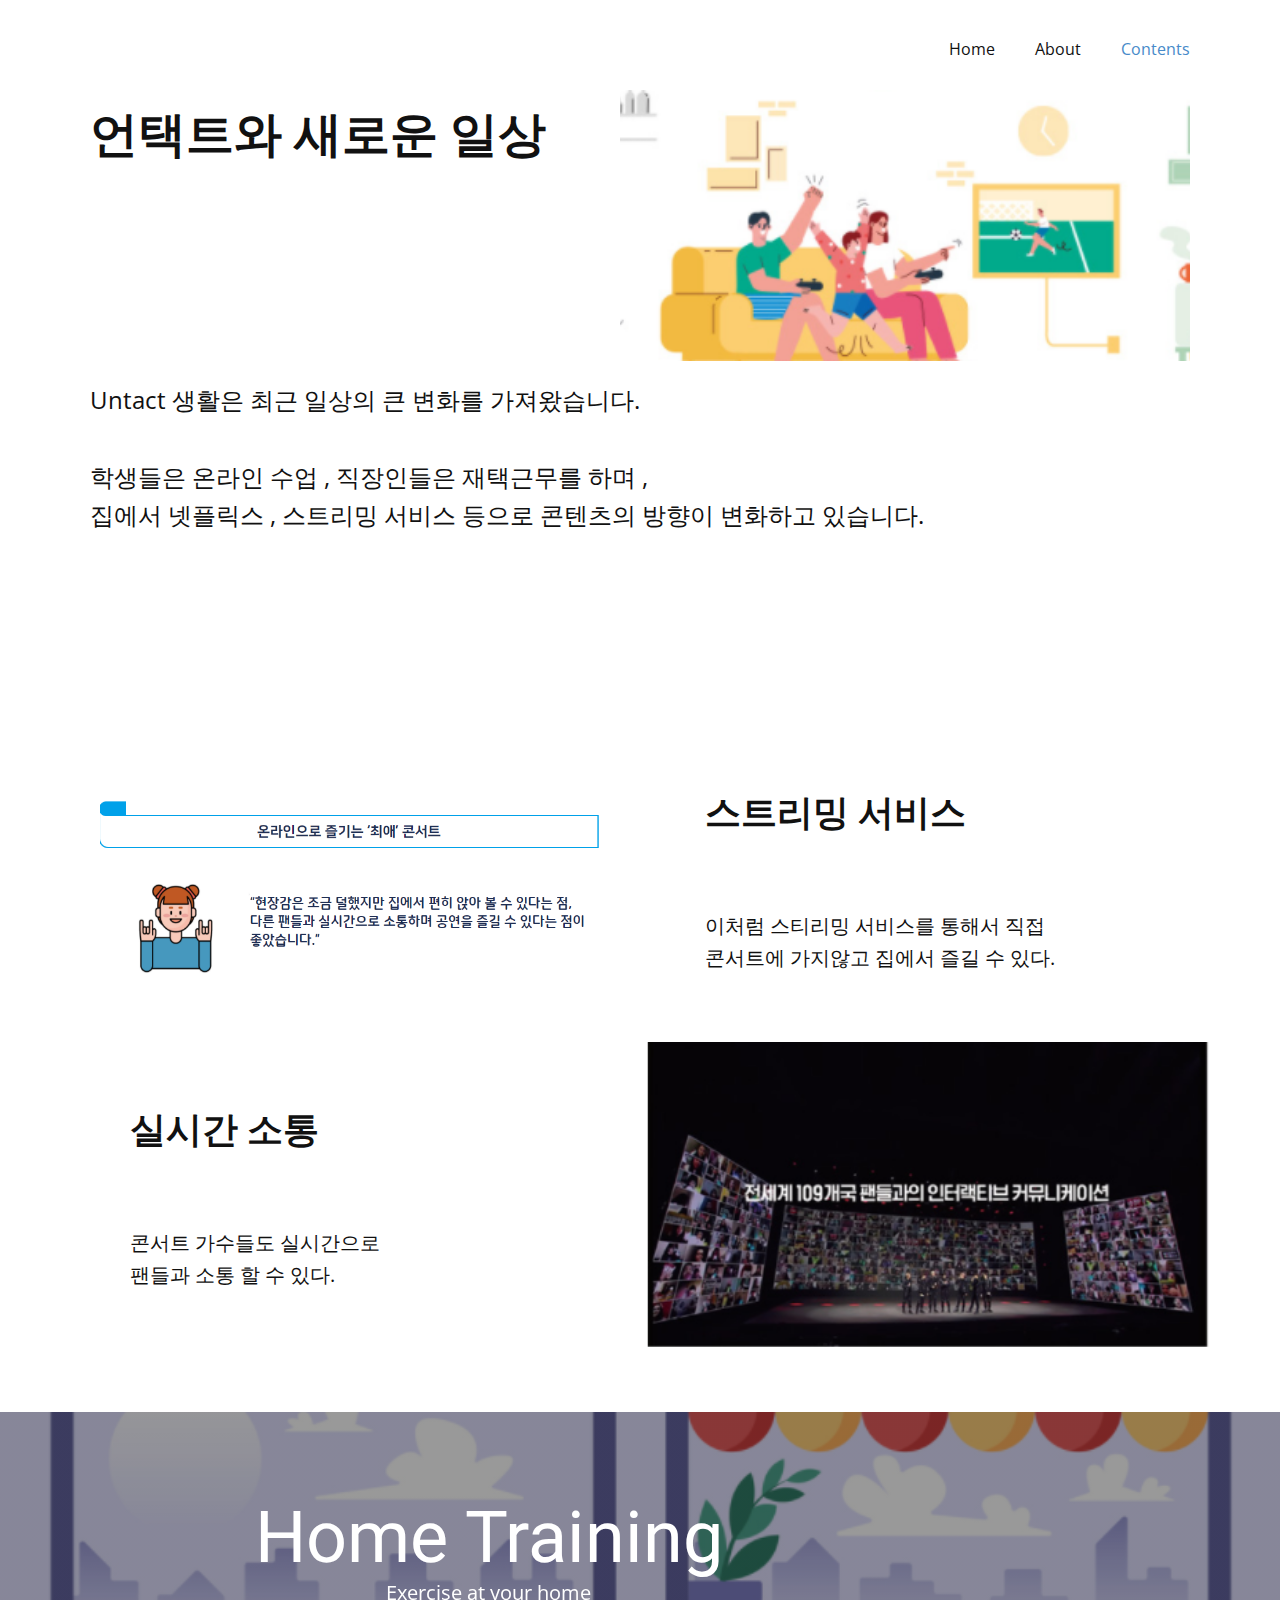
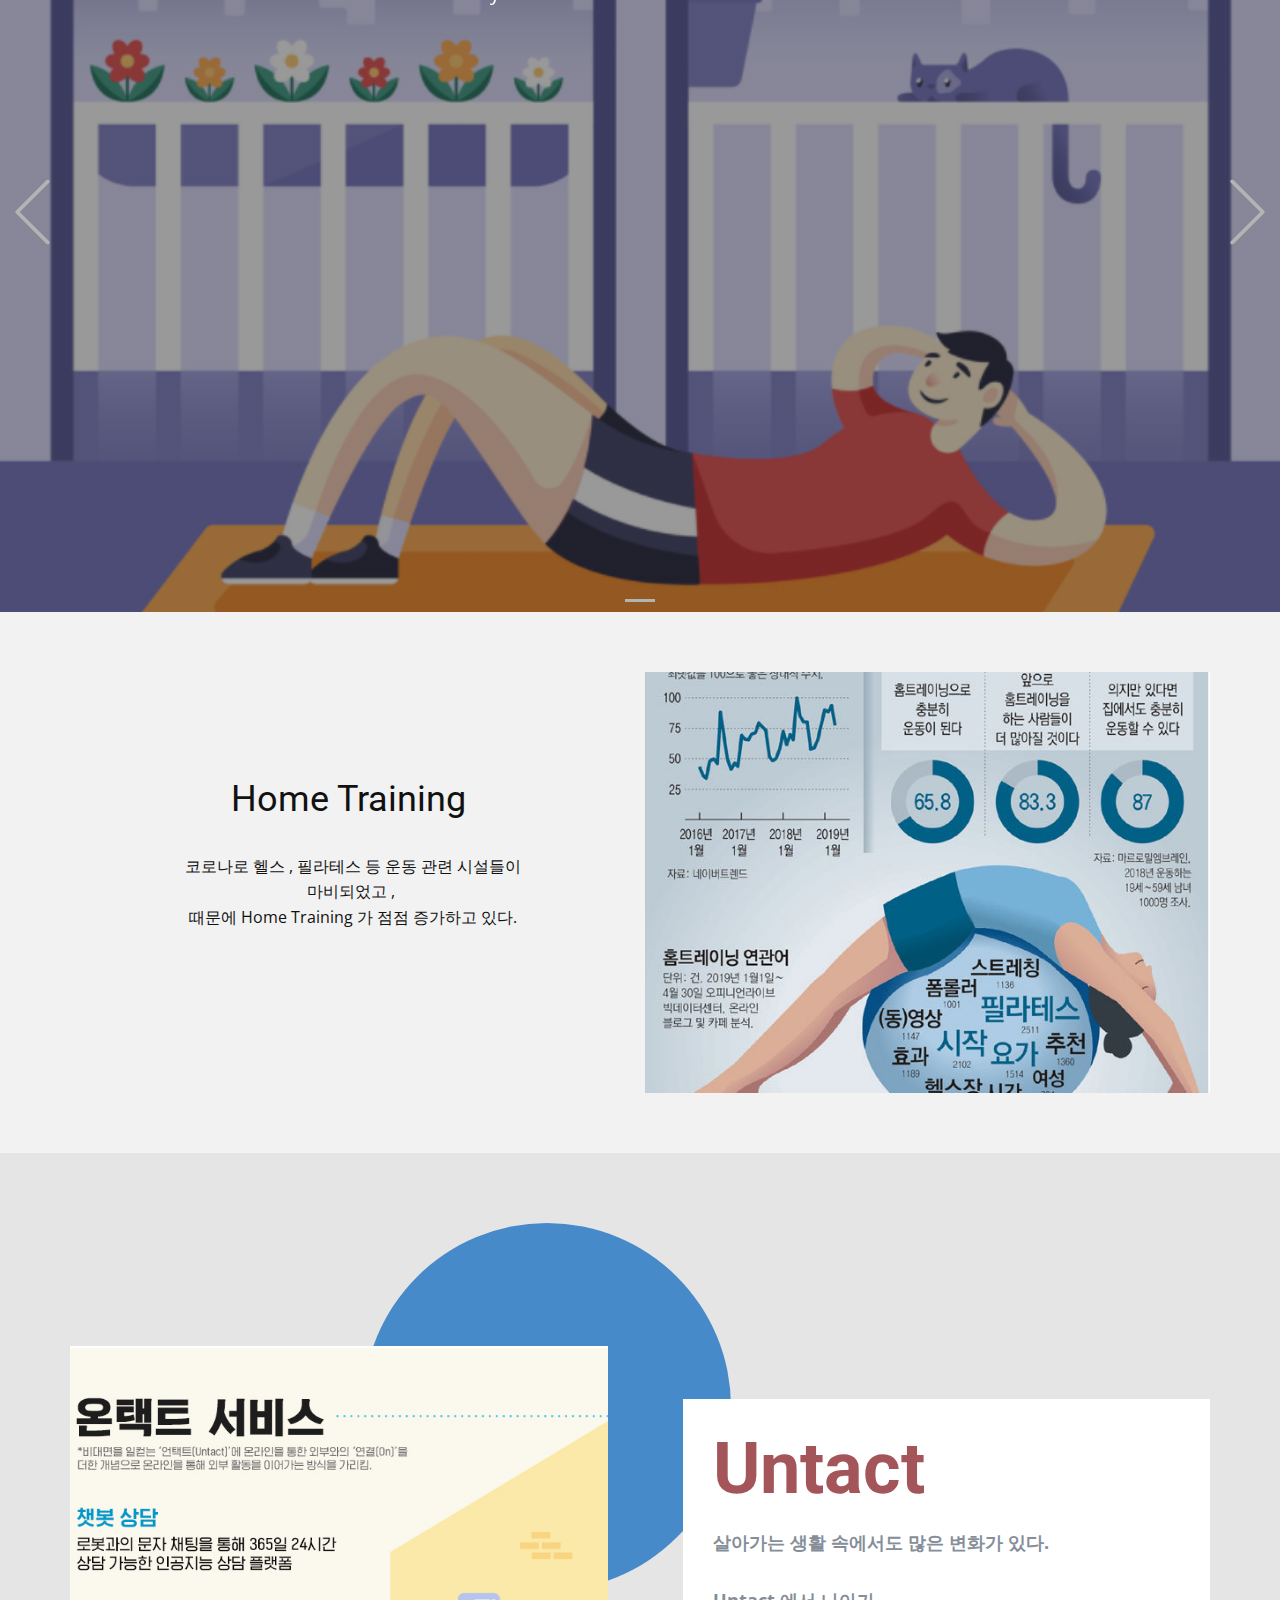
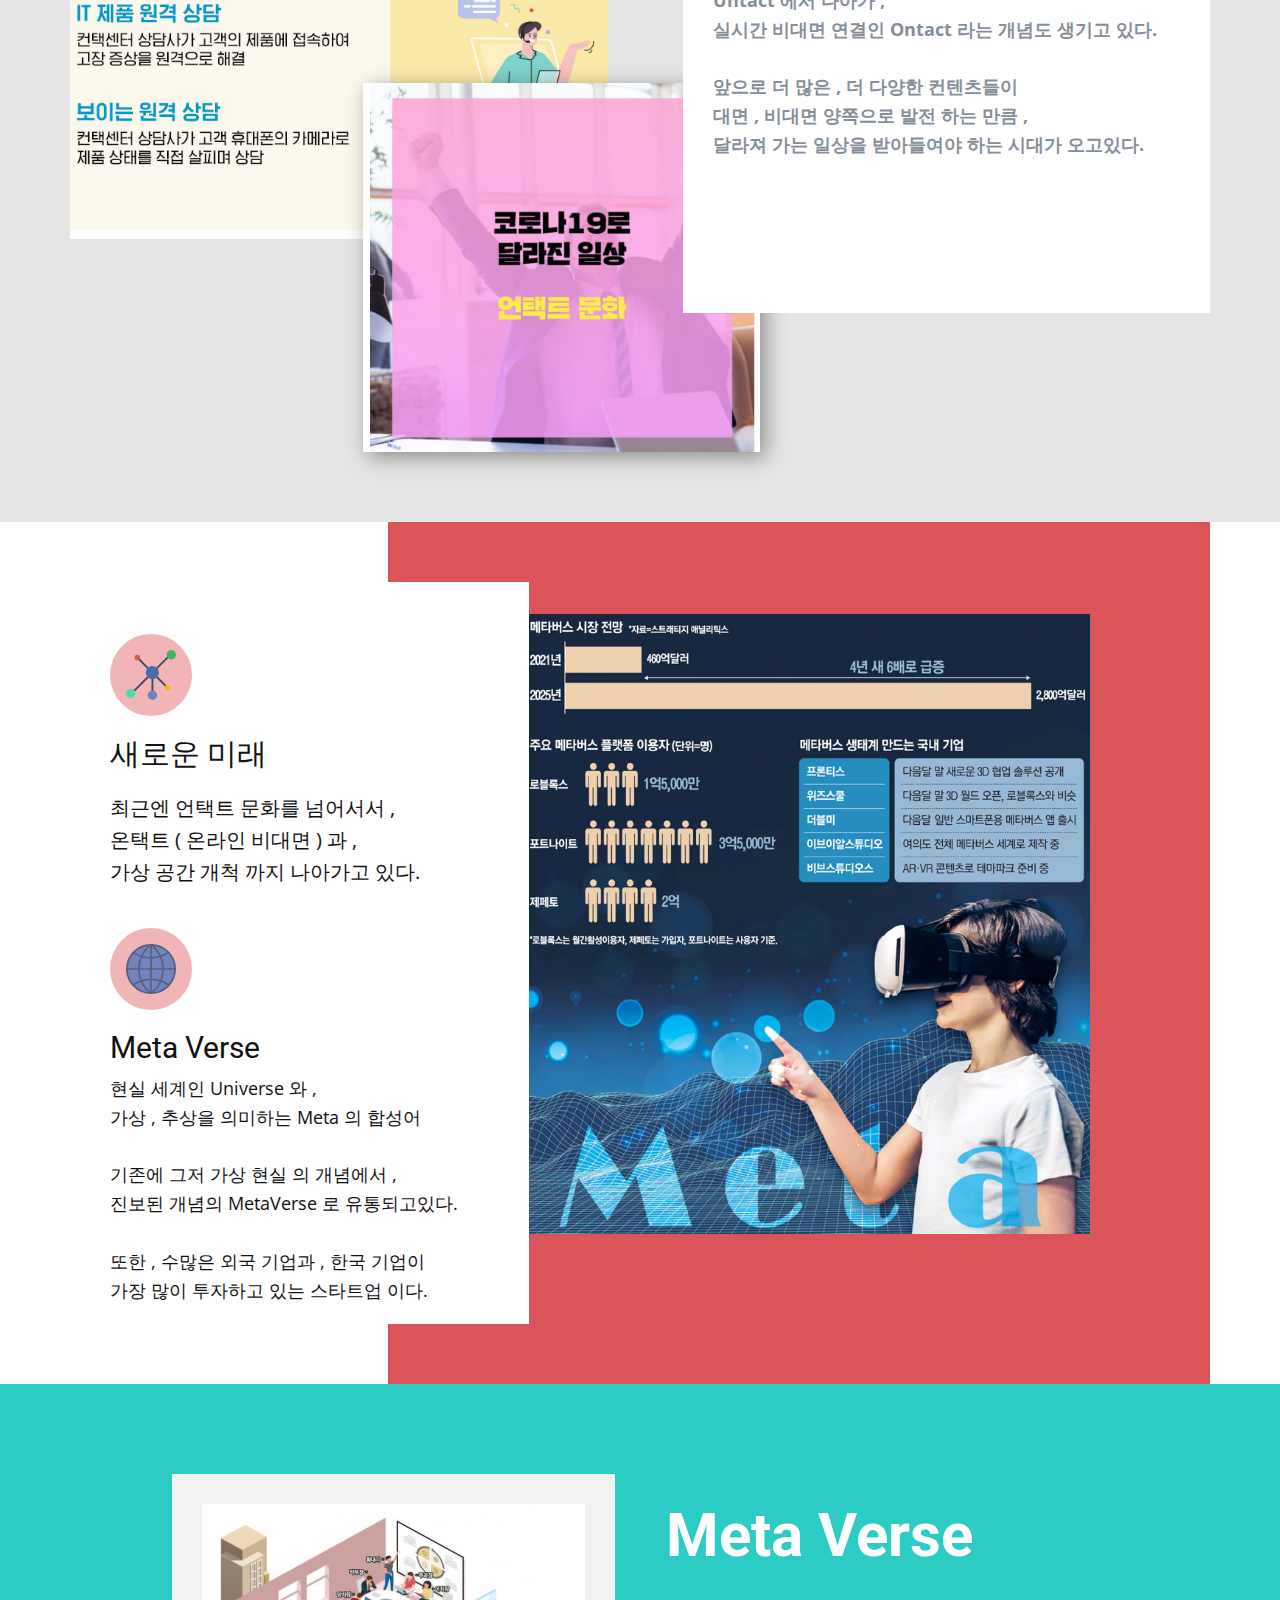
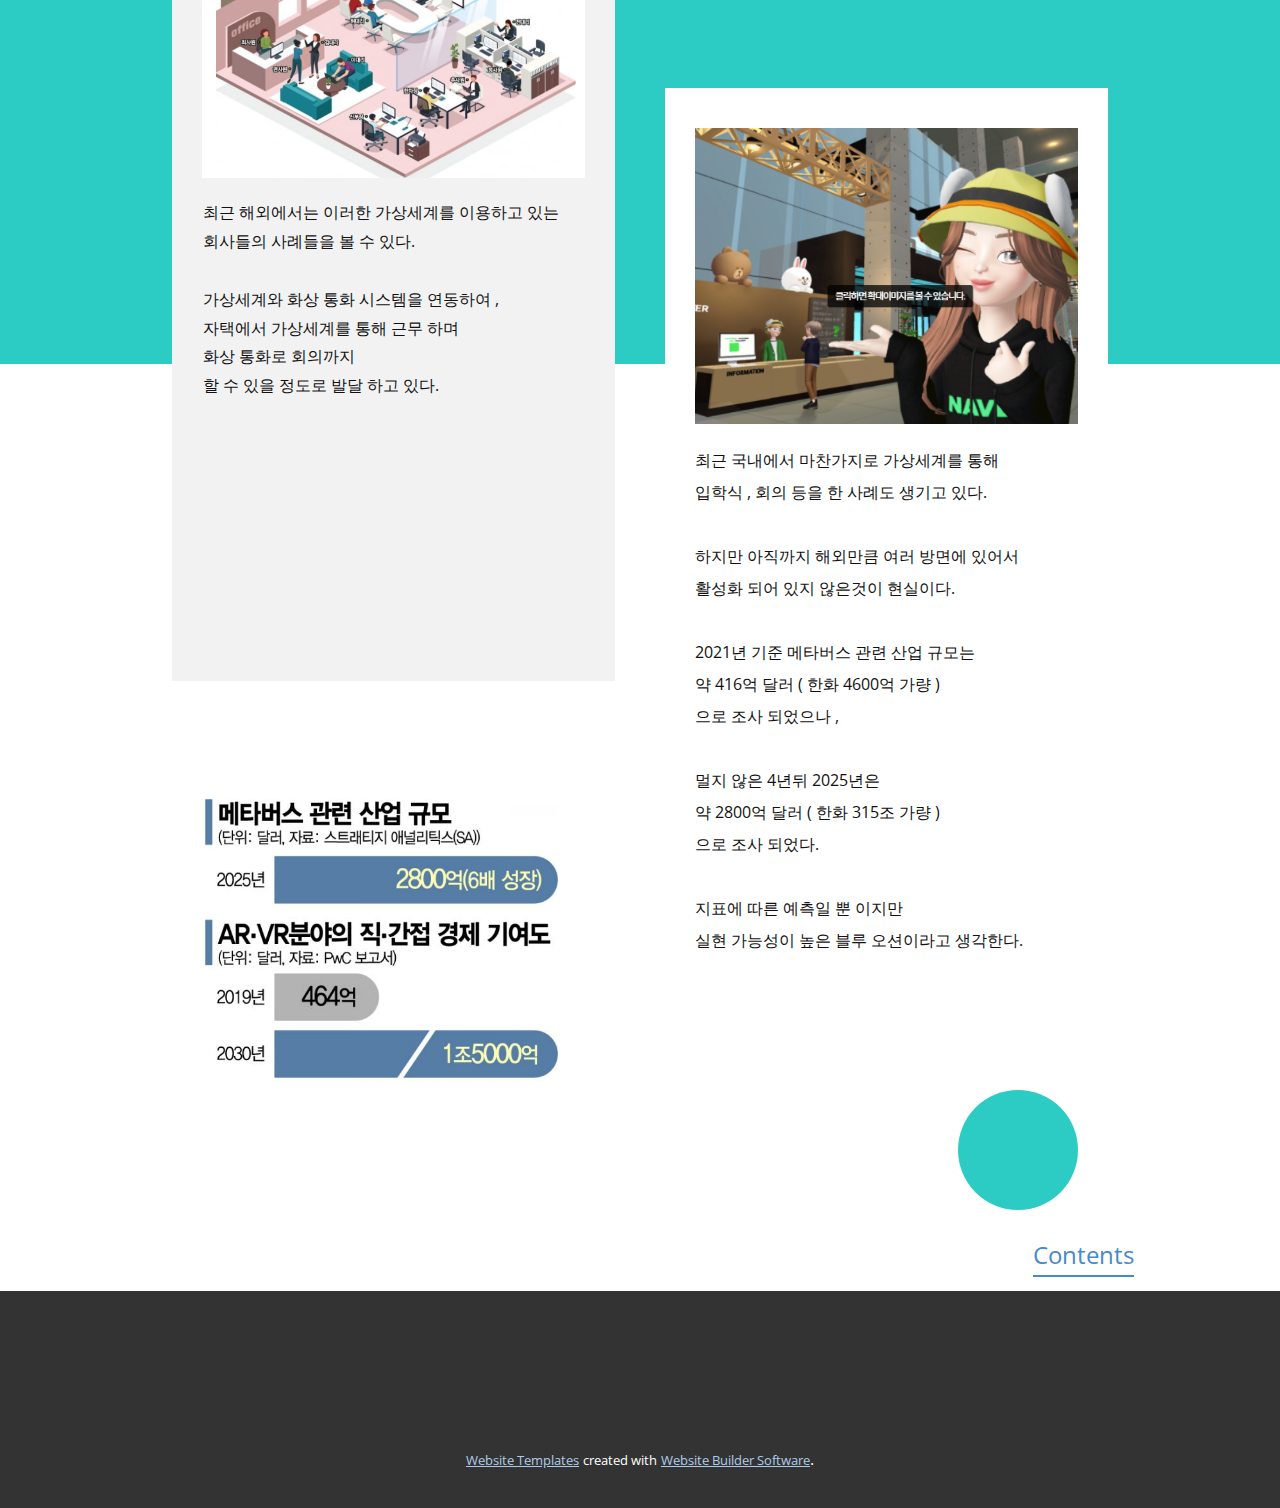
<file: 3A_41615029_김진형1/Contents.html>
<!DOCTYPE html>
<html style="font-size: 16px;">
  <head>
    <meta name="viewport" content="width=device-width, initial-scale=1.0">
    <meta charset="utf-8">
    <meta name="keywords" content="언택트와 새로운 일상​">
    <meta name="description" content="">
    <meta name="page_type" content="np-template-header-footer-from-plugin">
    <title>Contents</title>
    <link rel="stylesheet" href="nicepage.css" media="screen">
<link rel="stylesheet" href="Contents.css" media="screen">
    <script class="u-script" type="text/javascript" src="jquery.js" defer=""></script>
    <script class="u-script" type="text/javascript" src="nicepage.js" defer=""></script>
    <meta name="generator" content="Nicepage 3.14.0, nicepage.com">
    
    <link id="u-theme-google-font" rel="stylesheet" href="https://fonts.googleapis.com/css?family=Roboto:100,100i,300,300i,400,400i,500,500i,700,700i,900,900i|Open+Sans:300,300i,400,400i,600,600i,700,700i,800,800i">
    
    
    
    
    
    
    
    
    <script type="application/ld+json">{
		"@context": "http://schema.org",
		"@type": "Organization",
		"name": "",
		"url": "index.html"
}</script>
    <meta property="og:title" content="Contents">
    <meta property="og:type" content="website">
    <meta name="theme-color" content="#478ac9">
    <link rel="canonical" href="index.html">
    <meta property="og:url" content="index.html">
  </head>
  <body class="u-body"><header class="u-clearfix u-header u-header" id="sec-294d"><div class="u-clearfix u-sheet u-sheet-1">
        <nav class="u-menu u-menu-dropdown u-offcanvas u-menu-1">
          <div class="menu-collapse" style="font-size: 1rem; letter-spacing: 0px;">
            <a class="u-button-style u-custom-left-right-menu-spacing u-custom-padding-bottom u-custom-top-bottom-menu-spacing u-nav-link u-text-active-palette-1-base u-text-hover-palette-2-base" href="#">
              <svg><use xmlns:xlink="http://www.w3.org/1999/xlink" xlink:href="#menu-hamburger"></use></svg>
              <svg version="1.1" xmlns="http://www.w3.org/2000/svg" xmlns:xlink="http://www.w3.org/1999/xlink"><defs><symbol id="menu-hamburger" viewBox="0 0 16 16" style="width: 16px; height: 16px;"><rect y="1" width="16" height="2"></rect><rect y="7" width="16" height="2"></rect><rect y="13" width="16" height="2"></rect>
</symbol>
</defs></svg>
            </a>
          </div>
          <div class="u-nav-container">
            <ul class="u-nav u-unstyled u-nav-1"><li class="u-nav-item"><a class="u-button-style u-nav-link u-text-active-palette-1-base u-text-hover-palette-2-base" href="Home.html" style="padding: 10px 20px;">Home</a>
</li><li class="u-nav-item"><a class="u-button-style u-nav-link u-text-active-palette-1-base u-text-hover-palette-2-base" href="About.html" style="padding: 10px 20px;">About</a>
</li><li class="u-nav-item"><a class="u-button-style u-nav-link u-text-active-palette-1-base u-text-hover-palette-2-base" href="Contents.html" style="padding: 10px 20px;">Contents</a>
</li></ul>
          </div>
          <div class="u-nav-container-collapse">
            <div class="u-black u-container-style u-inner-container-layout u-opacity u-opacity-95 u-sidenav">
              <div class="u-sidenav-overflow">
                <div class="u-menu-close"></div>
                <ul class="u-align-center u-nav u-popupmenu-items u-unstyled u-nav-2"><li class="u-nav-item"><a class="u-button-style u-nav-link" href="Home.html">Home</a>
</li><li class="u-nav-item"><a class="u-button-style u-nav-link" href="About.html">About</a>
</li><li class="u-nav-item"><a class="u-button-style u-nav-link" href="Contents.html">Contents</a>
</li></ul>
              </div>
            </div>
            <div class="u-black u-menu-overlay u-opacity u-opacity-70"></div>
          </div>
        </nav>
      </div></header>
    <section class="u-clearfix u-section-1" id="sec-4648">
      <div class="u-clearfix u-sheet u-sheet-1">
        <h1 class="u-text u-text-1">언택트와 새로운 일상<span style="font-weight: 700;"></span>&nbsp;
        </h1>
        <img src="images/25.PNG" alt="" class="u-image u-image-default u-image-1" data-image-width="819" data-image-height="171">
        <p class="u-text u-text-2">Untact 생활은 최근 일상의 큰 변화를 가져왔습니다.<br>
          <br>학생들은 온라인 수업 , 직장인들은 재택근무를 하며 ,&nbsp;<br>집에서 넷플릭스 , 스트리밍 서비스 등으로 콘텐츠의 방향이 변화하고 있습니다.
        </p>
      </div>
    </section>
    <section class="u-clearfix u-section-2" id="sec-4212">
      <div class="u-clearfix u-sheet u-sheet-1">
        <div class="u-clearfix u-expanded-width u-gutter-10 u-layout-wrap u-layout-wrap-1">
          <div class="u-layout">
            <div class="u-layout-col">
              <div class="u-size-30">
                <div class="u-layout-row">
                  <div class="u-container-style u-layout-cell u-left-cell u-size-30 u-layout-cell-1" src="">
                    <div class="u-container-layout u-container-layout-1">
                      <img class="u-expanded-width u-image u-image-1" src="images/30.PNG" data-image-width="850" data-image-height="312">
                    </div>
                  </div>
                  <div class="u-align-left u-container-style u-layout-cell u-right-cell u-size-30 u-layout-cell-2">
                    <div class="u-container-layout u-container-layout-2">
                      <h2 class="u-text u-text-1">스트리밍 서비스</h2>
                      <p class="u-text u-text-2">이처럼 스티리밍 서비스를 통해서 직접&nbsp;<br>콘서트에 가지않고 집에서 즐길 수 있다.
                      </p>
                    </div>
                  </div>
                </div>
              </div>
              <div class="u-size-30">
                <div class="u-layout-row">
                  <div class="u-align-left u-container-style u-layout-cell u-left-cell u-size-30 u-layout-cell-3">
                    <div class="u-container-layout u-container-layout-3">
                      <h2 class="u-text u-text-3">실시간 소통</h2>
                      <p class="u-text u-text-4">콘서트 가수들도 실시간으로<br>팬들과 소통 할 수 있다.
                      </p>
                    </div>
                  </div>
                  <div class="u-container-style u-image u-layout-cell u-right-cell u-size-30 u-image-2" src="" data-image-width="409" data-image-height="225">
                    <div class="u-container-layout u-valign-middle u-container-layout-4"></div>
                  </div>
                </div>
              </div>
            </div>
          </div>
        </div>
      </div>
    </section>
    <section id="carousel_d921" class="u-carousel u-slide u-block-72b0-1" data-u-ride="carousel" data-interval="5000">
      <ol class="u-absolute-hcenter u-carousel-indicators u-block-72b0-2">
        <li data-u-target="#carousel_d921" data-u-slide-to="0" class="u-active u-grey-30"></li>
      </ol>
      <div class="u-carousel-inner" role="listbox">
        <div class="u-active u-align-center u-carousel-item u-clearfix u-image u-shading u-section-3-1" src="" data-image-width="814" data-image-height="611">
          <div class="u-clearfix u-sheet u-sheet-1">
            <h1 class="u-text u-title u-text-1">Home Training</h1>
            <p class="u-large-text u-text u-text-variant u-text-2">Exercise at your home</p>
          </div>
        </div>
      </div>
      <a class="u-absolute-vcenter u-carousel-control u-carousel-control-prev u-text-grey-30 u-block-72b0-3" href="#carousel_d921" role="button" data-u-slide="prev">
        <span aria-hidden="true">
          <svg viewBox="0 0 477.175 477.175"><path d="M145.188,238.575l215.5-215.5c5.3-5.3,5.3-13.8,0-19.1s-13.8-5.3-19.1,0l-225.1,225.1c-5.3,5.3-5.3,13.8,0,19.1l225.1,225
                    c2.6,2.6,6.1,4,9.5,4s6.9-1.3,9.5-4c5.3-5.3,5.3-13.8,0-19.1L145.188,238.575z"></path></svg>
        </span>
        <span class="sr-only">Previous</span>
      </a>
      <a class="u-absolute-vcenter u-carousel-control u-carousel-control-next u-text-grey-30 u-block-72b0-4" href="#carousel_d921" role="button" data-u-slide="next">
        <span aria-hidden="true">
          <svg viewBox="0 0 477.175 477.175"><path d="M360.731,229.075l-225.1-225.1c-5.3-5.3-13.8-5.3-19.1,0s-5.3,13.8,0,19.1l215.5,215.5l-215.5,215.5
                    c-5.3,5.3-5.3,13.8,0,19.1c2.6,2.6,6.1,4,9.5,4c3.4,0,6.9-1.3,9.5-4l225.1-225.1C365.931,242.875,365.931,234.275,360.731,229.075z"></path></svg>
        </span>
        <span class="sr-only">Next</span>
      </a>
    </section>
    <section class="u-clearfix u-grey-5 u-section-4" id="sec-2824">
      <div class="u-clearfix u-sheet u-sheet-1">
        <div class="u-clearfix u-expanded-width u-gutter-10 u-layout-wrap u-layout-wrap-1">
          <div class="u-layout" style="">
            <div class="u-layout-row" style="">
              <div class="u-container-style u-layout-cell u-left-cell u-size-30 u-size-xs-60 u-layout-cell-1" src="">
                <div class="u-container-layout u-container-layout-1">
                  <h2 class="u-align-center u-text u-text-1">Home Training&nbsp;</h2>
                  <p class="u-align-center u-text u-text-2">코로나로 헬스 , 필라테스 등 운동 관련 시설들이<br>마비되었고 ,&nbsp;<br>때문에 Home Training 가 점점 증가하고 있다.
                  </p>
                </div>
              </div>
              <div class="u-align-center u-container-style u-image u-layout-cell u-right-cell u-size-30 u-size-xs-60 u-image-1" src="" data-image-width="641" data-image-height="593">
                <div class="u-container-layout u-valign-middle u-container-layout-2" src=""></div>
              </div>
            </div>
          </div>
        </div>
      </div>
    </section>
    <section class="u-clearfix u-grey-10 u-section-5" id="carousel_b7f6">
      <div class="u-clearfix u-sheet u-sheet-1">
        <div class="u-palette-1-base u-shape u-shape-circle u-shape-1"></div>
        <img alt="" class="u-align-left u-image u-image-default u-image-1" src="images/501.PNG" data-image-width="1025" data-image-height="650">
        <img alt="" class="u-align-left u-image u-image-default u-image-2" src="images/511.PNG" data-image-width="630" data-image-height="625">
        <div class="u-align-left u-container-style u-expanded-width-xs u-group u-white u-group-1">
          <div class="u-container-layout u-container-layout-1">
            <h1 class="u-text u-text-palette-2-dark-1 u-text-1">Untact</h1>
            <p class="u-text u-text-palette-5-dark-1 u-text-2">살아가는 생활 속에서도 많은 변화가 있다.<br>
              <br>Untact 에서 나아가 ,&nbsp;<br>실시간 비대면 연결인 Ontact 라는 개념도 생기고 있다.<br>
              <br>앞으로 더 많은 , 더 다양한 컨텐츠들이<br>대면 , 비대면 양쪽으로 발전 하는 만큼 ,<br>달라져 가는 일상을 받아들여야 하는 시대가 오고있다.
            </p>
          </div>
        </div>
      </div>
    </section>
    <section class="u-align-center u-clearfix u-white u-section-6" id="carousel_fc06">
      <div class="u-clearfix u-sheet u-valign-middle-xl u-sheet-1">
        <div class="u-border-no-bottom u-border-no-left u-border-no-right u-border-no-top u-expanded-height u-palette-2-base u-shape u-shape-rectangle u-shape-1"></div>
        <div class="u-clearfix u-layout-wrap u-layout-wrap-1">
          <div class="u-layout">
            <div class="u-layout-row">
              <div class="u-size-27">
                <div class="u-layout-col">
                  <div class="u-align-left u-container-style u-layout-cell u-right-cell u-size-30 u-white u-layout-cell-1">
                    <div class="u-container-layout u-valign-bottom u-container-layout-1"><span class="u-icon u-icon-circle u-palette-2-light-2 u-spacing-16 u-icon-1"><svg class="u-svg-link" preserveAspectRatio="xMidYMin slice" viewBox="0 0 53 53" style=""><use xmlns:xlink="http://www.w3.org/1999/xlink" xlink:href="#svg-1423"></use></svg><svg class="u-svg-content" viewBox="0 0 53 53" x="0px" y="0px" id="svg-1423" style="enable-background:new 0 0 53 53;"><rect x="27" y="28" style="fill:#424A60;" width="2" height="18"></rect><rect x="37.5" y="2.893" transform="matrix(0.7071 0.7071 -0.7071 0.7071 20.8223 -23.2696)" style="fill:#424A60;" width="2" height="21.213"></rect><rect x="15" y="21.858" transform="matrix(0.7071 0.7071 -0.7071 0.7071 30.1421 -0.7696)" style="fill:#424A60;" width="2" height="28.284"></rect><rect x="10.722" y="13.5" transform="matrix(0.7071 0.7071 -0.7071 0.7071 15.6716 -8.8345)" style="fill:#424A60;" width="15.556" height="2"></rect><rect x="26.893" y="32.5" transform="matrix(0.7071 0.7071 -0.7071 0.7071 34.6716 -16.7046)" style="fill:#424A60;" width="21.213" height="2"></rect><circle style="fill:#43B05C;" cx="48" cy="5" r="5"></circle><circle style="fill:#7383BF;" cx="28" cy="48" r="5"></circle><circle style="fill:#57D8AB;" cx="5" cy="46" r="5"></circle><circle style="fill:#D75A4A;" cx="12" cy="8" r="3"></circle><circle style="fill:#EBBA16;" cx="44" cy="40" r="3"></circle><circle style="fill:#4B6DAA;" cx="28" cy="24" r="7"></circle></svg></span>
                      <h3 class="u-text u-text-1">새로운 미래&nbsp;&nbsp;</h3>
                      <p class="u-text u-text-2">최근엔 언택트 문화를 넘어서서 ,&nbsp;<br>온택트 ( 온라인 비대면 ) 과 ,&nbsp;<br>가상 공간 개척 까지 나아가고 있다.
                      </p>
                    </div>
                  </div>
                  <div class="u-align-left u-container-style u-layout-cell u-right-cell u-size-30 u-white u-layout-cell-2">
                    <div class="u-container-layout u-container-layout-2"><span class="u-icon u-icon-circle u-palette-2-light-2 u-spacing-16 u-icon-2"><svg class="u-svg-link" preserveAspectRatio="xMidYMin slice" viewBox="0 0 58 58" style=""><use xmlns:xlink="http://www.w3.org/1999/xlink" xlink:href="#svg-bd52"></use></svg><svg class="u-svg-content" viewBox="0 0 58 58" x="0px" y="0px" id="svg-bd52" style="enable-background:new 0 0 58 58;"><circle style="fill:#7383BF;stroke:#556080;stroke-width:2;stroke-linecap:round;stroke-miterlimit:10;" cx="29" cy="29" r="28"></circle><line style="fill:none;stroke:#556080;stroke-width:2;stroke-linecap:round;stroke-miterlimit:10;" x1="29" y1="57" x2="29" y2="1"></line><path style="fill:none;stroke:#556080;stroke-width:2;stroke-linecap:round;stroke-miterlimit:10;" d="M29,1
	c-0.214,0-0.426,0.011-0.639,0.016C20.213,7.616,15,17.697,15,29s5.213,21.384,13.361,27.984C28.574,56.989,28.786,57,29,57"></path><path style="fill:none;stroke:#556080;stroke-width:2;stroke-linecap:round;stroke-miterlimit:10;" d="M8.698,9.728
	C14.478,13.683,21.468,16,29,16s14.522-2.317,20.302-6.272"></path><path style="fill:none;stroke:#556080;stroke-width:2;stroke-linecap:round;stroke-miterlimit:10;" d="M49.862,47.67
	C43.975,43.475,36.779,41,29,41s-14.975,2.475-20.862,6.67"></path><path style="fill:none;stroke:#556080;stroke-width:2;stroke-linecap:round;stroke-miterlimit:10;" d="M29,57
	c0.214,0,0.426-0.011,0.639-0.016C37.787,50.384,43,40.303,43,29S37.787,7.616,29.639,1.016C29.426,1.011,29.214,1,29,1"></path><line style="fill:none;stroke:#556080;stroke-width:2;stroke-linecap:round;stroke-miterlimit:10;" x1="1" y1="29" x2="57" y2="29"></line></svg></span>
                      <h3 class="u-text u-text-3">Meta Verse</h3>
                      <p class="u-text u-text-4">현실 세계인 Universe 와 ,&nbsp;<br>가상 , 추상을 의미하는 Meta 의 합성어<br>
                        <br>기존에 그저 가상 현실 의 개념에서 ,&nbsp;<br>진보된 개념의 MetaVerse 로 유통되고있다.<br>
                        <br>또한 , 수많은 외국 기업과 , 한국 기업이<br>가장 많이 투자하고 있는 스타트업 이다.
                      </p>
                    </div>
                  </div>
                </div>
              </div>
              <div class="u-size-33">
                <div class="u-layout-row">
                  <div class="u-container-style u-layout-cell u-left-cell u-size-60 u-layout-cell-3">
                    <div class="u-container-layout u-container-layout-3">
                      <img class="u-expanded-width u-image u-image-1" src="images/24.PNG" data-image-width="794" data-image-height="841">
                    </div>
                  </div>
                </div>
              </div>
            </div>
          </div>
        </div>
      </div>
    </section>
    <section class="u-align-center u-clearfix u-section-7" id="carousel_9567">
      <div class="u-expanded-width u-palette-4-base u-shape u-shape-rectangle u-shape-1"></div>
      <div class="u-clearfix u-gutter-50 u-layout-wrap u-layout-wrap-1">
        <div class="u-layout">
          <div class="u-layout-row">
            <div class="u-size-30 u-size-60-md">
              <div class="u-layout-col">
                <div class="u-container-style u-grey-5 u-layout-cell u-left-cell u-size-40 u-layout-cell-1">
                  <div class="u-container-layout u-container-layout-1">
                    <img class="u-expanded-width u-image u-image-1" src="images/27.PNG" data-image-width="650" data-image-height="509">
                    <p class="u-text u-text-1">최근 해외에서는 이러한 가상세계를 이용하고 있는<br>회사들의 사례들을 볼 수 있다.<br>
                      <br>가상세계와 화상 통화 시스템을 연동하여 ,&nbsp;<br>자택에서 가상세계를 통해 근무 하며&nbsp;<br>화상 통화로 회의까지&nbsp;<br>할 수 있을 정도로 발달 하고 있다.
                    </p>
                  </div>
                </div>
                <div class="u-container-style u-layout-cell u-left-cell u-size-20 u-layout-cell-2">
                  <div class="u-container-layout u-container-layout-2">
                    <img class="u-image u-image-2" src="images/42.PNG" data-image-width="641" data-image-height="459">
                  </div>
                </div>
              </div>
            </div>
            <div class="u-size-30 u-size-60-md">
              <div class="u-layout-col">
                <div class="u-container-style u-layout-cell u-palette-4-base u-right-cell u-size-20 u-layout-cell-3">
                  <div class="u-container-layout u-container-layout-3">
                    <h2 class="u-custom-font u-heading-font u-text u-text-white u-text-2">Meta Verse&nbsp;</h2>
                  </div>
                </div>
                <div class="u-container-style u-layout-cell u-right-cell u-size-40 u-white u-layout-cell-4">
                  <div class="u-container-layout u-valign-top u-container-layout-4">
                    <img class="u-expanded-width u-image u-image-3" src="images/34.PNG" data-image-width="651" data-image-height="373">
                    <p class="u-text u-text-3">최근 국내에서 마찬가지로 가상세계를 통해<br>입학식 , 회의 등을 한 사례도 생기고 있다.<br>
                      <br>하지만 아직까지 해외만큼 여러 방면에 있어서<br>활성화 되어 있지 않은것이 현실이다.<br>
                      <br>2021년 기준 메타버스 관련 산업 규모는&nbsp;<br>약 416억 달러 ( 한화 4600억 가량 )<br>으로 조사 되었으나 ,&nbsp;<br>
                      <br>멀지 않은 4년뒤 2025년은&nbsp;<br>약 2800억 달러 ( 한화 315조 가량 )<br>으로 조사 되었다.<br>
                      <br>지표에 따른 예측일 뿐 이지만&nbsp;<br>실현 가능성이 높은 블루 오션이라고 생각한다.
                    </p>
                    <div class="u-palette-4-base u-shape u-shape-circle u-shape-2"></div>
                  </div>
                </div>
              </div>
            </div>
          </div>
        </div>
      </div>
      <a href="#" class="u-active-none u-border-2 u-border-palette-1-base u-btn u-btn-rectangle u-button-style u-hover-none u-none u-btn-1">Contents</a>
    </section>
    
    
    <footer class="u-align-left u-clearfix u-footer u-grey-80 u-footer" id="sec-c12c"><div class="u-clearfix u-sheet u-sheet-1"></div></footer>
    <section class="u-backlink u-clearfix u-grey-80">
      <a class="u-link" href="https://nicepage.com/website-templates" target="_blank">
        <span>Website Templates</span>
      </a>
      <p class="u-text">
        <span>created with</span>
      </p>
      <a class="u-link" href="https://nicepage.com/" target="_blank">
        <span>Website Builder Software</span>
      </a>. 
    </section>
  </body>
</html>
</file>
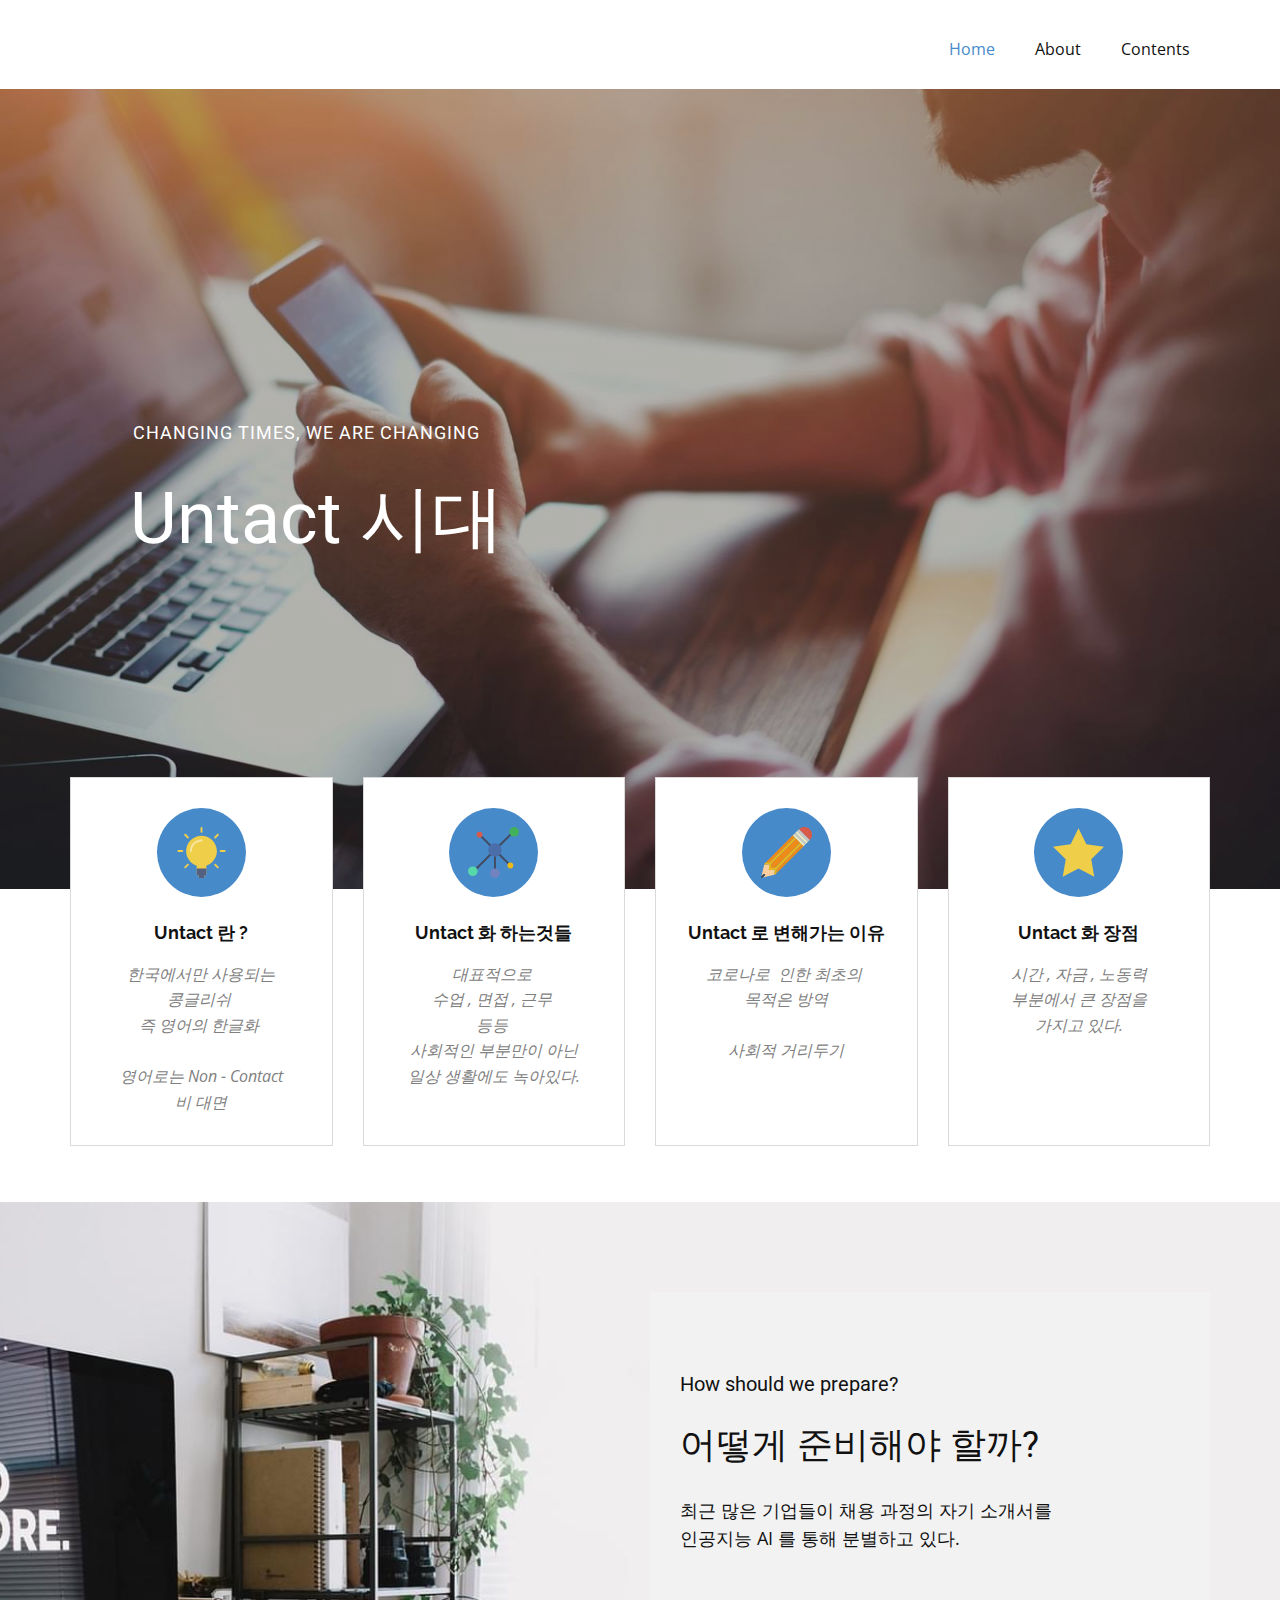
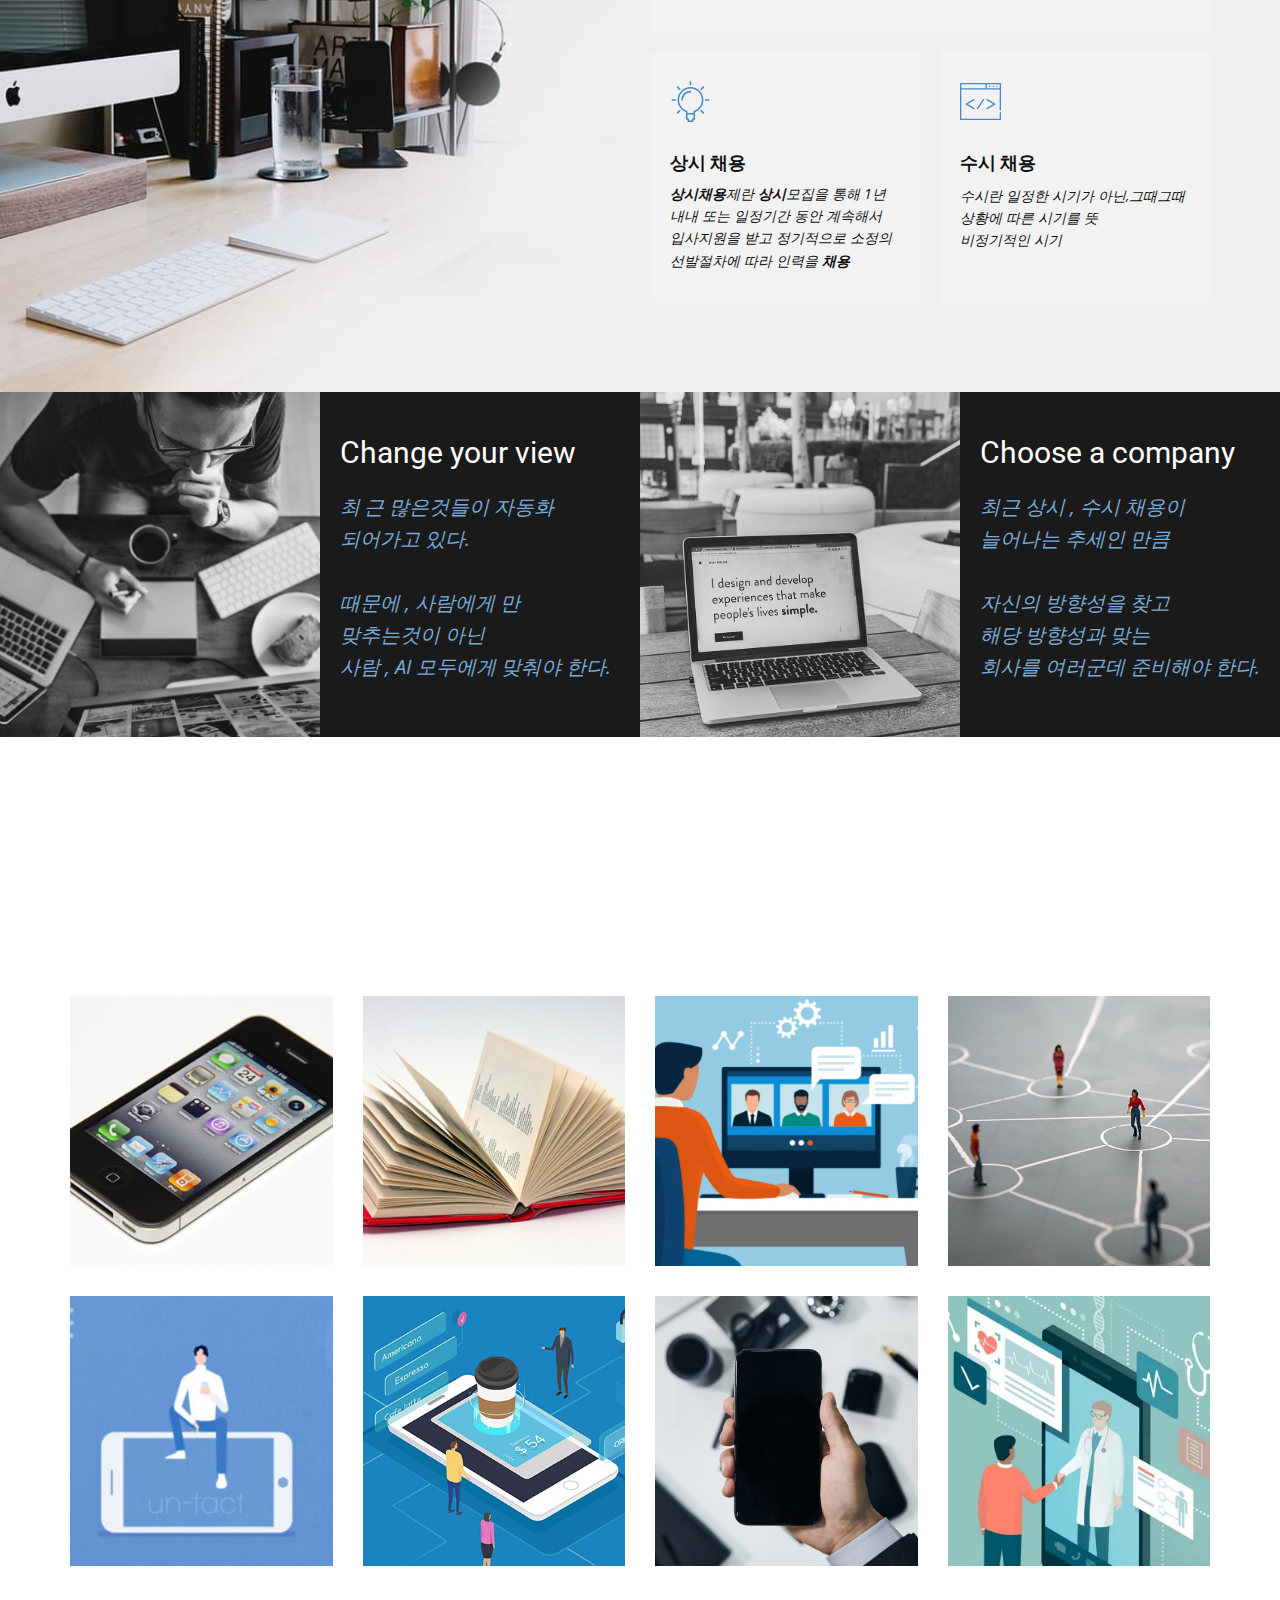
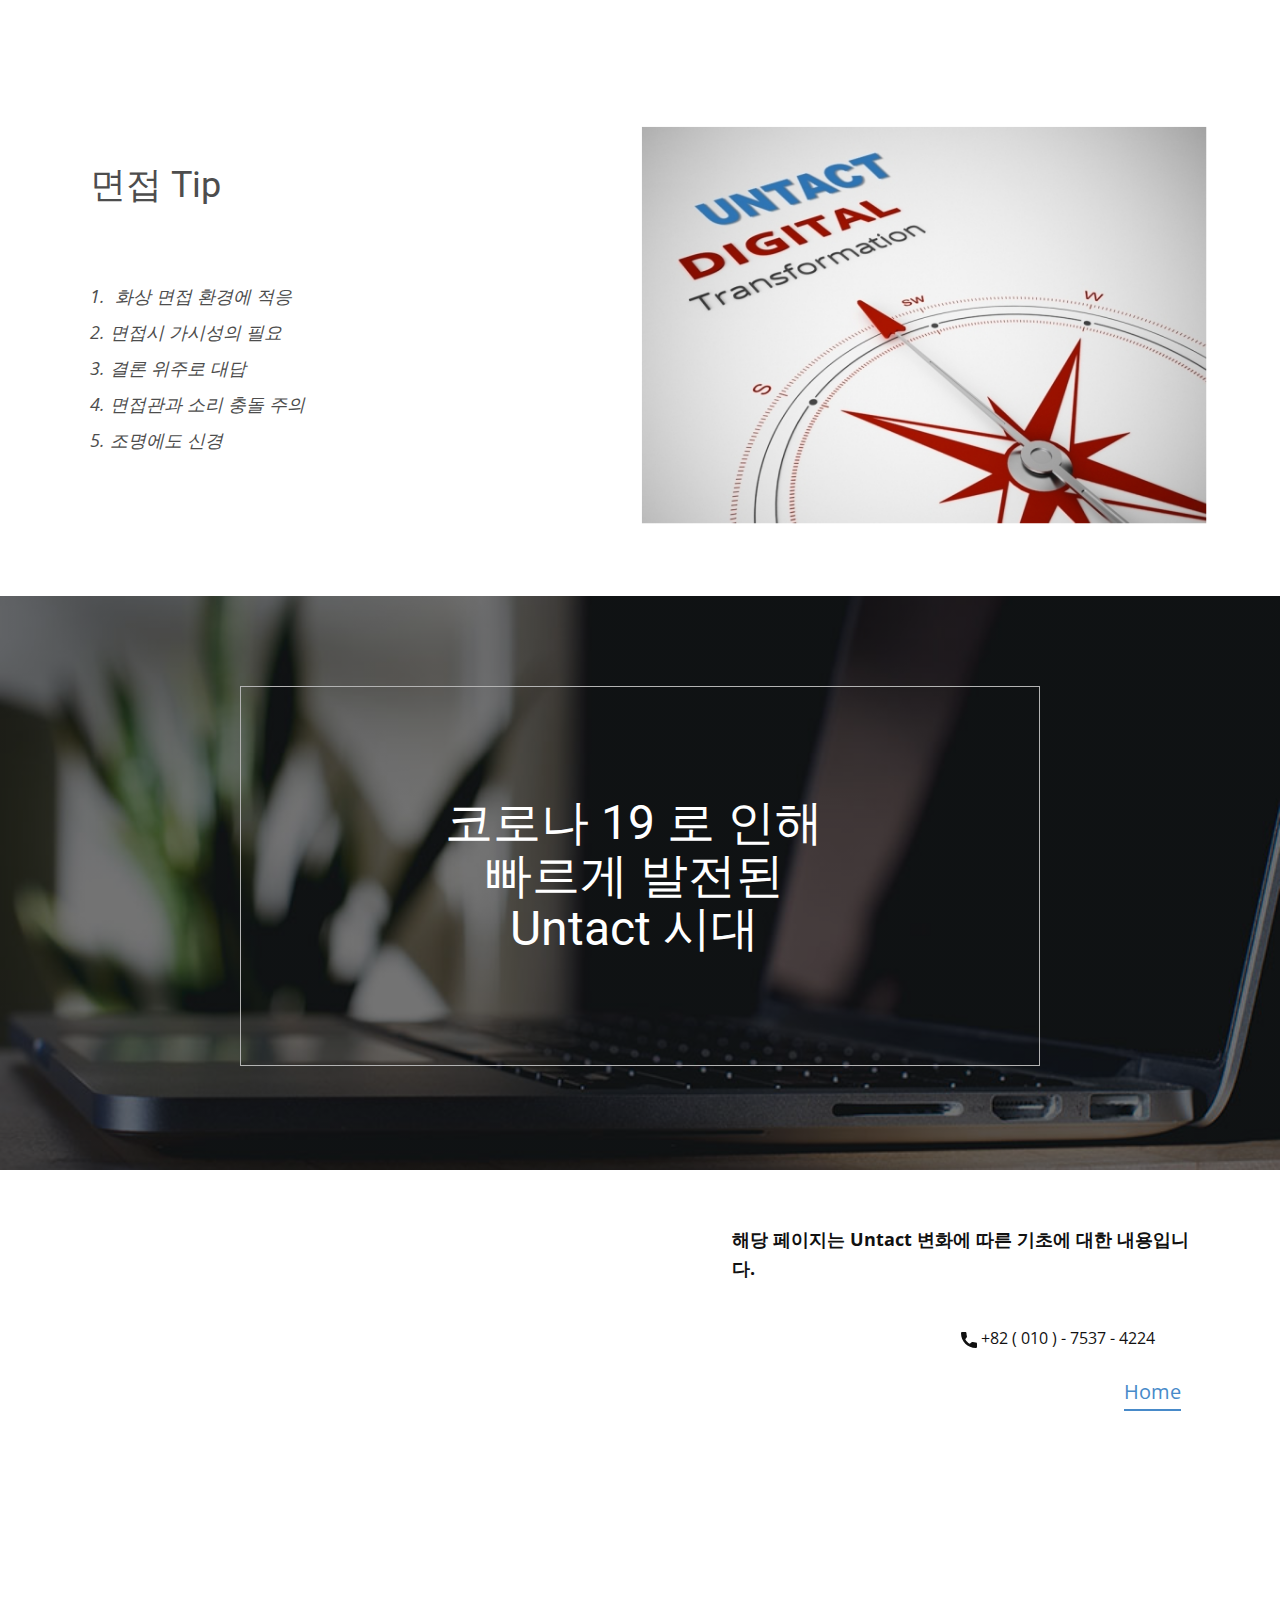
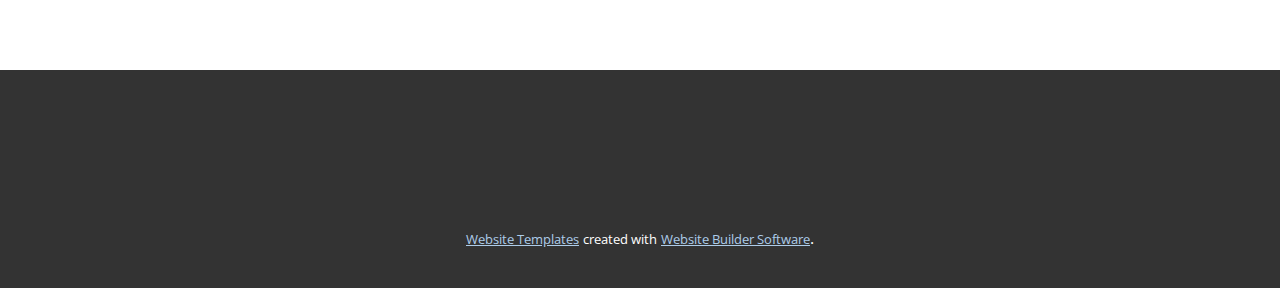
<file: 3A_41615029_김진형1/Home.html>
<!DOCTYPE html>
<html style="font-size: 16px;">
  <head>
    <meta name="viewport" content="width=device-width, initial-scale=1.0">
    <meta charset="utf-8">
    <meta name="keywords" content="Untact 시대, Smart, Curious, Hands On., Beautiful and easy to understand UI, professional animations and drag &amp; drop, Why you choose us?, Awesome &amp; skilled&nbsp;&nbsp;Designers., Our products simply provide the quality of being clear and easy to understand., Contact Us, INTUITIVE">
    <meta name="description" content="">
    <meta name="page_type" content="np-template-header-footer-from-plugin">
    <title>Home</title>
    <link rel="stylesheet" href="nicepage.css" media="screen">
<link rel="stylesheet" href="Home.css" media="screen">
    <script class="u-script" type="text/javascript" src="jquery.js" defer=""></script>
    <script class="u-script" type="text/javascript" src="nicepage.js" defer=""></script>
    <meta name="generator" content="Nicepage 3.14.0, nicepage.com">
    <link id="u-theme-google-font" rel="stylesheet" href="https://fonts.googleapis.com/css?family=Roboto:100,100i,300,300i,400,400i,500,500i,700,700i,900,900i|Open+Sans:300,300i,400,400i,600,600i,700,700i,800,800i">
    <link id="u-page-google-font" rel="stylesheet" href="https://fonts.googleapis.com/css?family=Raleway:100,100i,200,200i,300,300i,400,400i,500,500i,600,600i,700,700i,800,800i,900,900i">
    
    
    
    
    
    
    
    
    
    <script type="application/ld+json">{
		"@context": "http://schema.org",
		"@type": "Organization",
		"name": "",
		"url": "index.html"
}</script>
    <meta property="og:title" content="Home">
    <meta property="og:type" content="website">
    <meta name="theme-color" content="#478ac9">
    <link rel="canonical" href="index.html">
    <meta property="og:url" content="index.html">
  </head>
  <body class="u-body"><header class="u-clearfix u-header u-header" id="sec-294d"><div class="u-clearfix u-sheet u-sheet-1">
        <nav class="u-menu u-menu-dropdown u-offcanvas u-menu-1">
          <div class="menu-collapse" style="font-size: 1rem; letter-spacing: 0px;">
            <a class="u-button-style u-custom-left-right-menu-spacing u-custom-padding-bottom u-custom-top-bottom-menu-spacing u-nav-link u-text-active-palette-1-base u-text-hover-palette-2-base" href="#">
              <svg><use xmlns:xlink="http://www.w3.org/1999/xlink" xlink:href="#menu-hamburger"></use></svg>
              <svg version="1.1" xmlns="http://www.w3.org/2000/svg" xmlns:xlink="http://www.w3.org/1999/xlink"><defs><symbol id="menu-hamburger" viewBox="0 0 16 16" style="width: 16px; height: 16px;"><rect y="1" width="16" height="2"></rect><rect y="7" width="16" height="2"></rect><rect y="13" width="16" height="2"></rect>
</symbol>
</defs></svg>
            </a>
          </div>
          <div class="u-nav-container">
            <ul class="u-nav u-unstyled u-nav-1"><li class="u-nav-item"><a class="u-button-style u-nav-link u-text-active-palette-1-base u-text-hover-palette-2-base" href="Home.html" style="padding: 10px 20px;">Home</a>
</li><li class="u-nav-item"><a class="u-button-style u-nav-link u-text-active-palette-1-base u-text-hover-palette-2-base" href="About.html" style="padding: 10px 20px;">About</a>
</li><li class="u-nav-item"><a class="u-button-style u-nav-link u-text-active-palette-1-base u-text-hover-palette-2-base" href="Contents.html" style="padding: 10px 20px;">Contents</a>
</li></ul>
          </div>
          <div class="u-nav-container-collapse">
            <div class="u-black u-container-style u-inner-container-layout u-opacity u-opacity-95 u-sidenav">
              <div class="u-sidenav-overflow">
                <div class="u-menu-close"></div>
                <ul class="u-align-center u-nav u-popupmenu-items u-unstyled u-nav-2"><li class="u-nav-item"><a class="u-button-style u-nav-link" href="Home.html">Home</a>
</li><li class="u-nav-item"><a class="u-button-style u-nav-link" href="About.html">About</a>
</li><li class="u-nav-item"><a class="u-button-style u-nav-link" href="Contents.html">Contents</a>
</li></ul>
              </div>
            </div>
            <div class="u-black u-menu-overlay u-opacity u-opacity-70"></div>
          </div>
        </nav>
      </div></header>
    <section class="u-clearfix u-image u-shading u-typography-Normal--Introduction u-section-1" src="" id="carousel_b07d">
      <div class="u-clearfix u-sheet u-sheet-1">
        <div class="u-align-left u-container-style u-expanded-width-sm u-expanded-width-xs u-group u-similar-fill u-group-1">
          <div class="u-container-layout u-valign-middle-xs u-container-layout-1">
            <h5 class="u-custom-font u-heading-font u-text u-text-body-alt-color u-text-1">Changing times, we are changing</h5>
            <h1 class="u-text u-text-2">Untact 시대</h1>
          </div>
        </div>
      </div>
    </section>
    <section class="u-clearfix u-section-2" id="carousel_4823">
      <div class="u-clearfix u-sheet u-sheet-1">
        <div class="u-expanded-width u-list u-list-1">
          <div class="u-repeater u-repeater-1">
            <div class="u-align-center u-border-1 u-border-grey-15 u-container-style u-list-item u-repeater-item u-white u-list-item-1">
              <div class="u-container-layout u-similar-container u-valign-top u-container-layout-1"><span class="u-align-center u-icon u-icon-circle u-palette-1-base u-spacing-19 u-icon-1"><svg class="u-svg-link" preserveAspectRatio="xMidYMin slice" viewBox="0 0 53 53" style=""><use xmlns:xlink="http://www.w3.org/1999/xlink" xlink:href="#svg-ca5e"></use></svg><svg class="u-svg-content" viewBox="0 0 53 53" x="0px" y="0px" id="svg-ca5e" style="enable-background:new 0 0 53 53;"><path style="fill:#EFCE4A;" d="M26.5,9c-8.837,0-16,7.164-16,16c0,7.089,4.615,13.091,11,15.192V50h2v3h6v-3h2v-9.808
	c6.385-2.101,11-8.103,11-15.192C42.5,16.164,35.337,9,26.5,9z"></path><g><path style="fill:#EFCE4A;" d="M26.5,0c-0.553,0-1,0.447-1,1v4c0,0.553,0.447,1,1,1s1-0.447,1-1V1C27.5,0.447,27.053,0,26.5,0z"></path><path style="fill:#EFCE4A;" d="M50.5,24h-4c-0.553,0-1,0.447-1,1s0.447,1,1,1h4c0.553,0,1-0.447,1-1S51.053,24,50.5,24z"></path><path style="fill:#EFCE4A;" d="M6.5,24h-4c-0.553,0-1,0.447-1,1s0.447,1,1,1h4c0.553,0,1-0.447,1-1S7.053,24,6.5,24z"></path><path style="fill:#EFCE4A;" d="M42.764,7.322l-2.828,2.828c-0.391,0.391-0.391,1.023,0,1.414c0.195,0.195,0.451,0.293,0.707,0.293
		s0.512-0.098,0.707-0.293l2.828-2.828c0.391-0.391,0.391-1.023,0-1.414S43.154,6.932,42.764,7.322z"></path><path style="fill:#EFCE4A;" d="M11.65,38.436l-2.828,2.828c-0.391,0.391-0.391,1.023,0,1.414c0.195,0.195,0.451,0.293,0.707,0.293
		s0.512-0.098,0.707-0.293l2.828-2.828c0.391-0.391,0.391-1.023,0-1.414S12.041,38.045,11.65,38.436z"></path><path style="fill:#EFCE4A;" d="M41.35,38.436c-0.391-0.391-1.023-0.391-1.414,0s-0.391,1.023,0,1.414l2.828,2.828
		c0.195,0.195,0.451,0.293,0.707,0.293s0.512-0.098,0.707-0.293c0.391-0.391,0.391-1.023,0-1.414L41.35,38.436z"></path><path style="fill:#EFCE4A;" d="M10.236,7.322c-0.391-0.391-1.023-0.391-1.414,0s-0.391,1.023,0,1.414l2.828,2.828
		c0.195,0.195,0.451,0.293,0.707,0.293s0.512-0.098,0.707-0.293c0.391-0.391,0.391-1.023,0-1.414L10.236,7.322z"></path>
</g><path style="fill:#F7E6A1;" d="M15.5,26c-0.553,0-1-0.447-1-1c0-6.617,5.383-12,12-12c0.553,0,1,0.447,1,1s-0.447,1-1,1
	c-5.514,0-10,4.486-10,10C16.5,25.553,16.053,26,15.5,26z"></path><polygon style="fill:#556080;" points="21.5,43 21.5,50 23.5,50 23.5,53 29.5,53 29.5,50 31.5,50 31.5,43 "></polygon></svg></span>
                <h4 class="u-custom-font u-font-raleway u-text u-text-1">Untact 란 ?</h4>
                <p class="u-text u-text-grey-50 u-text-2">한국에서만 사용되는<br>콩글리쉬&nbsp;<br>즉 영어의 한글화&nbsp;<br>
                  <br>영어로는 Non - Contact<br>비 대면
                </p>
              </div>
            </div>
            <div class="u-align-center u-border-1 u-border-grey-15 u-container-style u-list-item u-repeater-item u-video-cover u-white">
              <div class="u-container-layout u-similar-container u-valign-top u-container-layout-2"><span class="u-align-center u-icon u-icon-circle u-palette-1-base u-spacing-19 u-icon-2"><svg class="u-svg-link" preserveAspectRatio="xMidYMin slice" viewBox="0 0 53 53" style=""><use xmlns:xlink="http://www.w3.org/1999/xlink" xlink:href="#svg-85b5"></use></svg><svg class="u-svg-content" viewBox="0 0 53 53" x="0px" y="0px" id="svg-85b5" style="enable-background:new 0 0 53 53;"><rect x="27" y="28" style="fill:#424A60;" width="2" height="18"></rect><rect x="37.5" y="2.893" transform="matrix(0.7071 0.7071 -0.7071 0.7071 20.8223 -23.2696)" style="fill:#424A60;" width="2" height="21.213"></rect><rect x="15" y="21.858" transform="matrix(0.7071 0.7071 -0.7071 0.7071 30.1421 -0.7696)" style="fill:#424A60;" width="2" height="28.284"></rect><rect x="10.722" y="13.5" transform="matrix(0.7071 0.7071 -0.7071 0.7071 15.6716 -8.8345)" style="fill:#424A60;" width="15.556" height="2"></rect><rect x="26.893" y="32.5" transform="matrix(0.7071 0.7071 -0.7071 0.7071 34.6716 -16.7046)" style="fill:#424A60;" width="21.213" height="2"></rect><circle style="fill:#43B05C;" cx="48" cy="5" r="5"></circle><circle style="fill:#7383BF;" cx="28" cy="48" r="5"></circle><circle style="fill:#57D8AB;" cx="5" cy="46" r="5"></circle><circle style="fill:#D75A4A;" cx="12" cy="8" r="3"></circle><circle style="fill:#EBBA16;" cx="44" cy="40" r="3"></circle><circle style="fill:#4B6DAA;" cx="28" cy="24" r="7"></circle></svg></span>
                <h4 class="u-custom-font u-font-raleway u-text u-text-3">Untact 화 하는것들</h4>
                <p class="u-text u-text-grey-50 u-text-4">대표적으로&nbsp;<br>수업 , 면접 , 근무&nbsp;<br>등등&nbsp;<br>사회적인 부분만이 아닌<br>일상 생활에도 녹아있다.
                </p>
              </div>
            </div>
            <div class="u-align-center u-border-1 u-border-grey-15 u-container-style u-list-item u-repeater-item u-video-cover u-white">
              <div class="u-container-layout u-similar-container u-valign-top u-container-layout-3"><span class="u-align-center u-icon u-icon-circle u-palette-1-base u-spacing-19 u-icon-3"><svg class="u-svg-link" preserveAspectRatio="xMidYMin slice" viewBox="0 0 53.255 53.255" style=""><use xmlns:xlink="http://www.w3.org/1999/xlink" xlink:href="#svg-c619"></use></svg><svg class="u-svg-content" viewBox="0 0 53.255 53.255" x="0px" y="0px" id="svg-c619" style="enable-background:new 0 0 53.255 53.255;"><path style="fill:#D75A4A;" d="M39.598,2.343c3.124-3.124,8.19-3.124,11.314,0s3.124,8.19,0,11.314L39.598,2.343z"></path><polygon style="fill:#ED8A19;" points="42.426,17.899 16.512,43.814 15.982,48.587 44.548,20.02 44.548,20.02 "></polygon><polygon style="fill:#ED8A19;" points="10.325,42.93 15.098,42.4 41.012,16.485 36.77,12.243 10.855,38.157 "></polygon><polygon style="fill:#ED8A19;" points="35.356,10.829 33.234,8.707 33.234,8.707 4.668,37.273 9.441,36.743 "></polygon><polygon style="fill:#C7CAC7;" points="48.79,15.778 48.79,15.778 50.912,13.657 39.598,2.343 37.476,4.465 37.477,4.465 "></polygon><polygon style="fill:#C7CAC7;" points="36.062,5.879 36.062,5.879 34.648,7.293 34.648,7.293 45.962,18.606 45.962,18.606 
	47.376,17.192 47.376,17.192 "></polygon><path style="fill:#FBCE9D;" d="M14.424,44.488l-5.122,0.569c-0.036,0.004-0.073,0.006-0.109,0.006c0,0-0.001,0-0.001,0H9.192H9.192
	c-0.001,0-0.001,0-0.001,0c-0.036,0-0.073-0.002-0.109-0.006c-0.039-0.004-0.071-0.026-0.108-0.035
	c-0.072-0.017-0.141-0.035-0.207-0.067c-0.05-0.024-0.093-0.053-0.138-0.084c-0.057-0.04-0.109-0.083-0.157-0.134
	c-0.038-0.04-0.069-0.081-0.1-0.127c-0.038-0.057-0.069-0.116-0.095-0.181c-0.022-0.054-0.038-0.107-0.05-0.165
	c-0.007-0.032-0.024-0.059-0.028-0.092c-0.004-0.038,0.01-0.073,0.01-0.11c0-0.038-0.014-0.072-0.01-0.11l0.569-5.122l-5.122,0.569
	c-0.037,0.004-0.075,0.006-0.111,0.006c-0.079,0-0.152-0.024-0.227-0.042L0.442,51.399l2.106-2.106c0.391-0.391,1.023-0.391,1.414,0
	s0.391,1.023,0,1.414l-2.106,2.106l12.03-2.864c-0.026-0.109-0.043-0.222-0.03-0.339L14.424,44.488z"></path><path style="fill:#38454F;" d="M3.962,49.293c-0.391-0.391-1.023-0.391-1.414,0l-2.106,2.106L0,53.255l1.856-0.442l2.106-2.106
	C4.352,50.316,4.352,49.684,3.962,49.293z"></path><polygon style="fill:#F2ECBF;" points="48.79,15.778 37.477,4.465 37.476,4.465 36.062,5.879 36.062,5.879 47.376,17.192 
	47.376,17.192 48.79,15.778 "></polygon><path style="fill:#EBBA16;" d="M41.012,16.485L15.098,42.4l-4.773,0.53l0.53-4.773L36.77,12.243l-1.414-1.414L9.441,36.743
	l-4.773,0.53l-1.133,1.133l-0.228,0.957c0.075,0.018,0.147,0.042,0.227,0.042c0.036,0,0.074-0.002,0.111-0.006l5.122-0.569
	l-0.569,5.122c-0.004,0.038,0.01,0.073,0.01,0.11c0,0.038-0.014,0.072-0.01,0.11c0.004,0.033,0.021,0.06,0.028,0.092
	c0.012,0.057,0.029,0.112,0.05,0.165c0.026,0.064,0.057,0.124,0.095,0.181c0.03,0.045,0.063,0.088,0.1,0.127
	c0.047,0.05,0.1,0.094,0.157,0.134c0.044,0.031,0.089,0.061,0.138,0.084c0.065,0.031,0.135,0.05,0.207,0.067
	c0.038,0.009,0.069,0.03,0.108,0.035c0.036,0.004,0.072,0.006,0.109,0.006h0.001h0h0.001h0.001c0,0,0.001,0,0.001,0h0
	c0.035,0,0.072-0.002,0.109-0.006l5.122-0.569l-0.569,5.122c-0.013,0.118,0.004,0.23,0.03,0.339l0.963-0.229l1.133-1.132l0.53-4.773
	l25.914-25.915L41.012,16.485z"></path><polygon style="fill:#F2ECBF;" points="45.962,18.606 34.648,7.293 34.648,7.293 33.234,8.707 33.234,8.707 35.356,10.829 
	36.77,12.243 41.012,16.485 42.426,17.899 44.548,20.02 44.548,20.02 45.962,18.606 "></polygon></svg></span>
                <h4 class="u-custom-font u-font-raleway u-text u-text-5">Untact 로 변해가는 이유</h4>
                <p class="u-text u-text-grey-50 u-text-6">코로나로&nbsp; 인한 최초의&nbsp;<br>목적은 방역<br>
                  <br>사회적 거리두기
                </p>
              </div>
            </div>
            <div class="u-align-center u-border-1 u-border-grey-15 u-container-style u-list-item u-repeater-item u-video-cover u-white">
              <div class="u-container-layout u-similar-container u-valign-top u-container-layout-4"><span class="u-align-center u-icon u-icon-circle u-palette-1-base u-spacing-19 u-icon-4"><svg class="u-svg-link" preserveAspectRatio="xMidYMin slice" viewBox="0 0 53.867 53.867" style=""><use xmlns:xlink="http://www.w3.org/1999/xlink" xlink:href="#svg-b1cf"></use></svg><svg class="u-svg-content" viewBox="0 0 53.867 53.867" x="0px" y="0px" id="svg-b1cf" style="enable-background:new 0 0 53.867 53.867;"><polygon style="fill:currentColor;" points="26.934,1.318 35.256,18.182 53.867,20.887 40.4,34.013 43.579,52.549 26.934,43.798 
	10.288,52.549 13.467,34.013 0,20.887 18.611,18.182 "></polygon></svg></span>
                <h4 class="u-custom-font u-font-raleway u-text u-text-7">Untact 화 장점</h4>
                <p class="u-text u-text-grey-50 u-text-8">시간 , 자금 , 노동력<br>부분에서 큰 장점을<br>가지고 있다.<br>
                  <br>
                  <br>
                </p>
              </div>
            </div>
          </div>
        </div>
      </div>
    </section>
    <section class="u-clearfix u-image u-section-3" id="carousel_e4b9">
      <div class="u-clearfix u-sheet u-sheet-1">
        <div class="u-clearfix u-expanded-width u-gutter-20 u-layout-wrap u-layout-wrap-1">
          <div class="u-layout">
            <div class="u-layout-row">
              <div class="u-size-30 u-size-60-md">
                <div class="u-layout-row">
                  <div class="u-container-style u-hidden-md u-hidden-sm u-hidden-xs u-layout-cell u-left-cell u-size-60 u-layout-cell-1">
                    <div class="u-container-layout u-container-layout-1"></div>
                  </div>
                </div>
              </div>
              <div class="u-size-30 u-size-60-md">
                <div class="u-layout-col">
                  <div class="u-size-40">
                    <div class="u-layout-row">
                      <div class="u-container-style u-grey-5 u-layout-cell u-opacity u-opacity-85 u-right-cell u-size-60 u-layout-cell-2">
                        <div class="u-container-layout u-container-layout-2">
                          <h5 class="u-text u-text-1">How should we prepare?</h5>
                          <h2 class="u-text u-text-2">어떻게 준비해야 할까?</h2>
                          <p class="u-text u-text-3">최근 많은 기업들이 채용 과정의 자기 소개서를&nbsp;<br>인공지능 AI 를 통해 분별하고 있다.
                          </p>
                        </div>
                      </div>
                    </div>
                  </div>
                  <div class="u-size-20">
                    <div class="u-layout-row">
                      <div class="u-align-left u-container-style u-grey-5 u-layout-cell u-opacity u-opacity-85 u-size-30 u-layout-cell-3">
                        <div class="u-container-layout u-valign-top u-container-layout-3"><span class="u-icon u-icon-circle u-text-palette-1-base u-icon-1"><svg class="u-svg-link" preserveAspectRatio="xMidYMin slice" viewBox="0 0 54 54" style="undefined"><use xmlns:xlink="http://www.w3.org/1999/xlink" xlink:href="#svg-1eea"></use></svg><svg xmlns="http://www.w3.org/2000/svg" xmlns:xlink="http://www.w3.org/1999/xlink" version="1.1" id="svg-1eea" x="0px" y="0px" viewBox="0 0 54 54" style="enable-background:new 0 0 54 54;" xml:space="preserve" class="u-svg-content"><g><path d="M27,8c-9.374,0-17,7.626-17,17c0,7.112,4.391,13.412,11,15.9V50c0,0.553,0.447,1,1,1h1v2c0,0.553,0.447,1,1,1h6   c0.553,0,1-0.447,1-1v-2h1c0.553,0,1-0.447,1-1v-9.1c6.609-2.488,11-8.788,11-15.9C44,15.626,36.374,8,27,8z M30,49   c-0.553,0-1,0.447-1,1v2h-4v-2c0-0.553-0.447-1-1-1h-1v-5h8v5H30z M31.688,39.242C31.277,39.377,31,39.761,31,40.192V42h-8v-1.808   c0-0.432-0.277-0.815-0.688-0.95C16.145,37.214,12,31.49,12,25c0-8.271,6.729-15,15-15s15,6.729,15,15   C42,31.49,37.855,37.214,31.688,39.242z"></path><path d="M27,6c0.553,0,1-0.447,1-1V1c0-0.553-0.447-1-1-1s-1,0.447-1,1v4C26,5.553,26.447,6,27,6z"></path><path d="M51,24h-4c-0.553,0-1,0.447-1,1s0.447,1,1,1h4c0.553,0,1-0.447,1-1S51.553,24,51,24z"></path><path d="M7,24H3c-0.553,0-1,0.447-1,1s0.447,1,1,1h4c0.553,0,1-0.447,1-1S7.553,24,7,24z"></path><path d="M43.264,7.322l-2.828,2.828c-0.391,0.391-0.391,1.023,0,1.414c0.195,0.195,0.451,0.293,0.707,0.293   s0.512-0.098,0.707-0.293l2.828-2.828c0.391-0.391,0.391-1.023,0-1.414S43.654,6.932,43.264,7.322z"></path><path d="M12.15,38.436l-2.828,2.828c-0.391,0.391-0.391,1.023,0,1.414c0.195,0.195,0.451,0.293,0.707,0.293   s0.512-0.098,0.707-0.293l2.828-2.828c0.391-0.391,0.391-1.023,0-1.414S12.541,38.045,12.15,38.436z"></path><path d="M41.85,38.436c-0.391-0.391-1.023-0.391-1.414,0s-0.391,1.023,0,1.414l2.828,2.828c0.195,0.195,0.451,0.293,0.707,0.293   s0.512-0.098,0.707-0.293c0.391-0.391,0.391-1.023,0-1.414L41.85,38.436z"></path><path d="M12.15,11.564c0.195,0.195,0.451,0.293,0.707,0.293s0.512-0.098,0.707-0.293c0.391-0.391,0.391-1.023,0-1.414l-2.828-2.828   c-0.391-0.391-1.023-0.391-1.414,0s-0.391,1.023,0,1.414L12.15,11.564z"></path><path d="M27,13c-6.617,0-12,5.383-12,12c0,0.553,0.447,1,1,1s1-0.447,1-1c0-5.514,4.486-10,10-10c0.553,0,1-0.447,1-1   S27.553,13,27,13z"></path>
</g><g></g><g></g><g></g><g></g><g></g><g></g><g></g><g></g><g></g><g></g><g></g><g></g><g></g><g></g><g></g></svg></span>
                          <h6 class="u-custom-font u-heading-font u-text u-text-4">상시 채용</h6>
                          <p class="u-text u-text-5"><b>상시채용</b>제란&nbsp;<b>상시</b>모집을 통해 1년 내내 또는 일정기간 동안 계속해서&nbsp; 입사지원을 받고 정기적으로 소정의 선발절차에 따라 인력을&nbsp;<b>채용</b>
                          </p>
                        </div>
                      </div>
                      <div class="u-align-left u-container-style u-grey-5 u-layout-cell u-opacity u-opacity-85 u-right-cell u-size-30 u-layout-cell-4">
                        <div class="u-container-layout u-valign-top u-container-layout-4"><span class="u-icon u-icon-circle u-text-palette-1-base u-icon-2"><svg class="u-svg-link" preserveAspectRatio="xMidYMin slice" viewBox="0 0 470 470" style="undefined"><use xmlns:xlink="http://www.w3.org/1999/xlink" xlink:href="#svg-7ca8"></use></svg><svg xmlns="http://www.w3.org/2000/svg" xmlns:xlink="http://www.w3.org/1999/xlink" version="1.1" viewBox="0 0 470 470" enable-background="new 0 0 470 470" id="svg-7ca8" class="u-svg-content"><g><path d="m167.313,209.123c-2.12-3.559-6.723-4.726-10.281-2.605l-87.369,52.039c-2.271,1.352-3.663,3.8-3.663,6.443s1.392,5.091 3.662,6.443l87.369,52.039c1.203,0.717 2.525,1.058 3.831,1.058 2.556,0 5.048-1.308 6.45-3.663 2.12-3.559 0.953-8.162-2.605-10.281l-76.551-45.596 76.551-45.596c3.559-2.119 4.726-6.722 2.606-10.281z"></path><path d="m302.688,320.877c1.403,2.356 3.894,3.663 6.45,3.663 1.306,0 2.628-0.341 3.831-1.058l87.369-52.039c2.271-1.353 3.662-3.8 3.662-6.443s-1.392-5.091-3.662-6.443l-87.369-52.039c-3.558-2.12-8.163-0.954-10.281,2.605-2.12,3.559-0.953,8.162 2.605,10.281l76.551,45.596-76.551,45.596c-3.559,2.119-4.726,6.722-2.605,10.281z"></path><path d="m263.72,208.78l-69.893,104.078c-2.309,3.438-1.394,8.098 2.045,10.408 1.284,0.862 2.737,1.274 4.175,1.274 2.415,0 4.786-1.165 6.233-3.32l69.893-104.078c2.309-3.438 1.394-8.098-2.045-10.408-3.441-2.309-8.1-1.392-10.408,2.046z"></path><path d="m462.5,22.5h-455c-4.143,0-7.5,3.358-7.5,7.5v410c0,4.142 3.357,7.5 7.5,7.5h455c4.143,0 7.5-3.358 7.5-7.5v-80c0-4.142-3.357-7.5-7.5-7.5s-7.5,3.358-7.5,7.5v72.5h-440v-335h440v232.5c0,4.142 3.357,7.5 7.5,7.5s7.5-3.358 7.5-7.5v-300c0-4.142-3.357-7.5-7.5-7.5zm-447.5,15h277.5v45h-277.5v-45zm292.5,45v-45h147.5v45h-147.5z"></path><path d="m381.5,52c-4.411,0-8,3.589-8,8s3.589,8 8,8 8-3.589 8-8-3.589-8-8-8z"></path><path d="m340.5,52c-4.411,0-8,3.589-8,8s3.589,8 8,8 8-3.589 8-8-3.589-8-8-8z"></path><path d="m422.5,52c-4.411,0-8,3.589-8,8s3.589,8 8,8 8-3.589 8-8-3.589-8-8-8z"></path>
</g></svg></span>
                          <h6 class="u-custom-font u-heading-font u-text u-text-6">수시 채용</h6>
                          <p class="u-text u-text-7">수시란 일정한 시기가 아닌,그때그때 상황에 따른 시기를 뜻&nbsp;<br>비정기적인 시기
                          </p>
                        </div>
                      </div>
                    </div>
                  </div>
                </div>
              </div>
            </div>
          </div>
        </div>
      </div>
    </section>
    <section class="u-clearfix u-white u-section-4" id="carousel_aab5">
      <div class="u-clearfix u-expanded-width u-layout-wrap u-layout-wrap-1">
        <div class="u-layout">
          <div class="u-layout-row">
            <div class="u-container-style u-image u-layout-cell u-left-cell u-similar-fill u-size-15 u-size-30-md u-image-1">
              <div class="u-container-layout"></div>
            </div>
            <div class="u-container-style u-grey-90 u-layout-cell u-size-15 u-size-30-md u-layout-cell-2">
              <div class="u-container-layout u-container-layout-2">
                <h4 class="u-custom-font u-heading-font u-text u-text-1">Change your view</h4>
                <p class="u-text u-text-palette-1-light-1 u-text-2">
                  <span style="font-size: 1.25rem;">최</span>
                  <span style="font-size: 1.25rem;">근 많은것들이 자동화&nbsp;</span>
                  <br>
                  <span style="font-size: 1.25rem;">되어가고 있다.<br>
                    <br>때문에 , 사람에게 만&nbsp;<br>맞추는것이 아닌&nbsp;<br>사람 , AI 모두에게 맞춰야 한다.
                  </span>
                </p>
              </div>
            </div>
            <div class="u-container-style u-image u-layout-cell u-similar-fill u-size-15 u-size-30-md u-image-2">
              <div class="u-container-layout"></div>
            </div>
            <div class="u-container-style u-grey-90 u-layout-cell u-right-cell u-size-15 u-size-30-md u-layout-cell-4">
              <div class="u-container-layout u-container-layout-4">
                <h4 class="u-custom-font u-heading-font u-text u-text-3">Choose a company </h4>
                <p class="u-text u-text-palette-1-light-1 u-text-4">최근 상시 , 수시 채용이<br>늘어나는 추세인 만큼<br>
                  <br>자신의 방향성을 찾고<br>해당 방향성과 맞는<br>회사를 여러군데 준비해야 한다.
                </p>
              </div>
            </div>
          </div>
        </div>
      </div>
    </section>
    <section class="u-clearfix u-white u-section-5" id="carousel_0af4">
      <div class="u-clearfix u-sheet u-sheet-1">
        <div class="u-align-left u-container-style u-expanded-width-md u-group u-similar-fill u-group-1">
          <div class="u-container-layout u-container-layout-1"></div>
        </div>
        <div class="u-clearfix u-expanded-width u-gutter-30 u-layout-wrap u-layout-wrap-1">
          <div class="u-layout">
            <div class="u-layout-col">
              <div class="u-size-30">
                <div class="u-layout-row">
                  <div class="u-align-left u-container-style u-image u-layout-cell u-left-cell u-similar-fill u-size-15 u-size-30-md u-image-1" data-image-width="150" data-image-height="100">
                    <div class="u-container-layout"></div>
                  </div>
                  <div class="u-align-left u-container-style u-image u-layout-cell u-similar-fill u-size-15 u-size-30-md u-image-2" data-image-width="150" data-image-height="100">
                    <div class="u-container-layout"></div>
                  </div>
                  <div class="u-align-left u-container-style u-image u-layout-cell u-similar-fill u-size-15 u-size-30-md u-image-3" data-image-width="667" data-image-height="373">
                    <div class="u-container-layout"></div>
                  </div>
                  <div class="u-align-left u-container-style u-image u-layout-cell u-right-cell u-similar-fill u-size-15 u-size-30-md u-image-4" data-image-width="539" data-image-height="461">
                    <div class="u-container-layout"></div>
                  </div>
                </div>
              </div>
              <div class="u-size-30">
                <div class="u-layout-row">
                  <div class="u-align-left u-container-style u-image u-layout-cell u-left-cell u-similar-fill u-size-15 u-size-30-md u-image-5" data-image-width="258" data-image-height="239">
                    <div class="u-container-layout"></div>
                  </div>
                  <div class="u-align-left u-container-style u-image u-layout-cell u-similar-fill u-size-15 u-size-30-md u-image-6" data-image-width="583" data-image-height="393">
                    <div class="u-container-layout"></div>
                  </div>
                  <div class="u-align-left u-container-style u-image u-layout-cell u-similar-fill u-size-15 u-size-30-md u-image-7" data-image-width="745" data-image-height="455">
                    <div class="u-container-layout"></div>
                  </div>
                  <div class="u-align-left u-container-style u-image u-layout-cell u-right-cell u-similar-fill u-size-15 u-size-30-md u-image-8" data-image-width="426" data-image-height="333">
                    <div class="u-container-layout"></div>
                  </div>
                </div>
              </div>
            </div>
          </div>
        </div>
      </div>
    </section>
    <section class="u-clearfix u-white u-section-6" id="carousel_b22c">
      <div class="u-clearfix u-sheet u-sheet-1">
        <div class="u-clearfix u-expanded-width u-layout-wrap u-layout-wrap-1">
          <div class="u-layout">
            <div class="u-layout-row">
              <div class="u-align-left u-container-style u-layout-cell u-left-cell u-similar-fill u-size-30 u-layout-cell-1">
                <div class="u-container-layout u-container-layout-1">
                  <h2 class="u-text u-text-grey-70 u-text-1">면접 Tip</h2>
                  <ol class="u-custom-font u-text u-text-font u-text-grey-70 u-text-2">
                    <li>&nbsp;화상 면접 환경에 적응</li>
                    <li>면접시 가시성의 필요</li>
                    <li>결론 위주로 대답</li>
                    <li>면접관과 소리 충돌 주의</li>
                    <li>조명에도 신경</li>
                  </ol>
                </div>
              </div>
              <div class="u-container-style u-image u-image-contain u-layout-cell u-right-cell u-similar-fill u-size-30 u-image-1" data-image-width="606" data-image-height="427">
                <div class="u-container-layout"></div>
              </div>
            </div>
          </div>
        </div>
      </div>
    </section>
    <section class="u-clearfix u-image u-shading u-typography-custom-page-typography-14--Introduction u-section-7" src="" id="carousel_69f5">
      <div class="u-clearfix u-sheet u-sheet-1">
        <div class="u-align-center u-border-1 u-border-grey-30 u-container-style u-expanded-width-md u-expanded-width-sm u-group u-similar-fill u-group-1">
          <div class="u-container-layout u-valign-middle u-container-layout-1">
            <h2 class="u-custom-font u-heading-font u-text u-text-1">코로나 19 로 인해&nbsp;<br>빠르게 발전된&nbsp;<br>Untact 시대&nbsp;
            </h2>
          </div>
        </div>
      </div>
    </section>
    <section class="u-clearfix u-section-8" id="sec-14dc">
      <div class="u-clearfix u-sheet u-sheet-1">
        <p class="u-text u-text-1">해당 페이지는 Untact 변화에 따른 기초에 대한 내용입니다.</p>
        <a href="https://nicepage.com/k/teacher-website-templates" class="u-active-none u-btn u-btn-rectangle u-button-style u-hover-none u-none u-text-body-color u-btn-1">
          <br><span class="u-icon"><svg class="u-svg-content" viewBox="0 0 405.333 405.333" x="0px" y="0px" style="width: 1em; height: 1em;"><path d="M373.333,266.88c-25.003,0-49.493-3.904-72.704-11.563c-11.328-3.904-24.192-0.896-31.637,6.699l-46.016,34.752    c-52.8-28.181-86.592-61.952-114.389-114.368l33.813-44.928c8.512-8.512,11.563-20.971,7.915-32.64    C142.592,81.472,138.667,56.96,138.667,32c0-17.643-14.357-32-32-32H32C14.357,0,0,14.357,0,32    c0,205.845,167.488,373.333,373.333,373.333c17.643,0,32-14.357,32-32V298.88C405.333,281.237,390.976,266.88,373.333,266.88z"></path></svg><img></span>&nbsp;+82 ( 010 ) - 7537 - 4224
        </a>
        <a href="#" class="u-active-none u-border-2 u-border-palette-1-base u-btn u-btn-rectangle u-button-style u-hover-none u-none u-btn-2">
          <span style="font-size: 1.25rem;">Home </span>
        </a>
      </div>
    </section>
    
    
    <footer class="u-align-left u-clearfix u-footer u-grey-80 u-footer" id="sec-c12c"><div class="u-clearfix u-sheet u-sheet-1"></div></footer>
    <section class="u-backlink u-clearfix u-grey-80">
      <a class="u-link" href="https://nicepage.com/website-templates" target="_blank">
        <span>Website Templates</span>
      </a>
      <p class="u-text">
        <span>created with</span>
      </p>
      <a class="u-link" href="https://nicepage.com/" target="_blank">
        <span>Website Builder Software</span>
      </a>. 
    </section>
  </body>
</html>
</file>
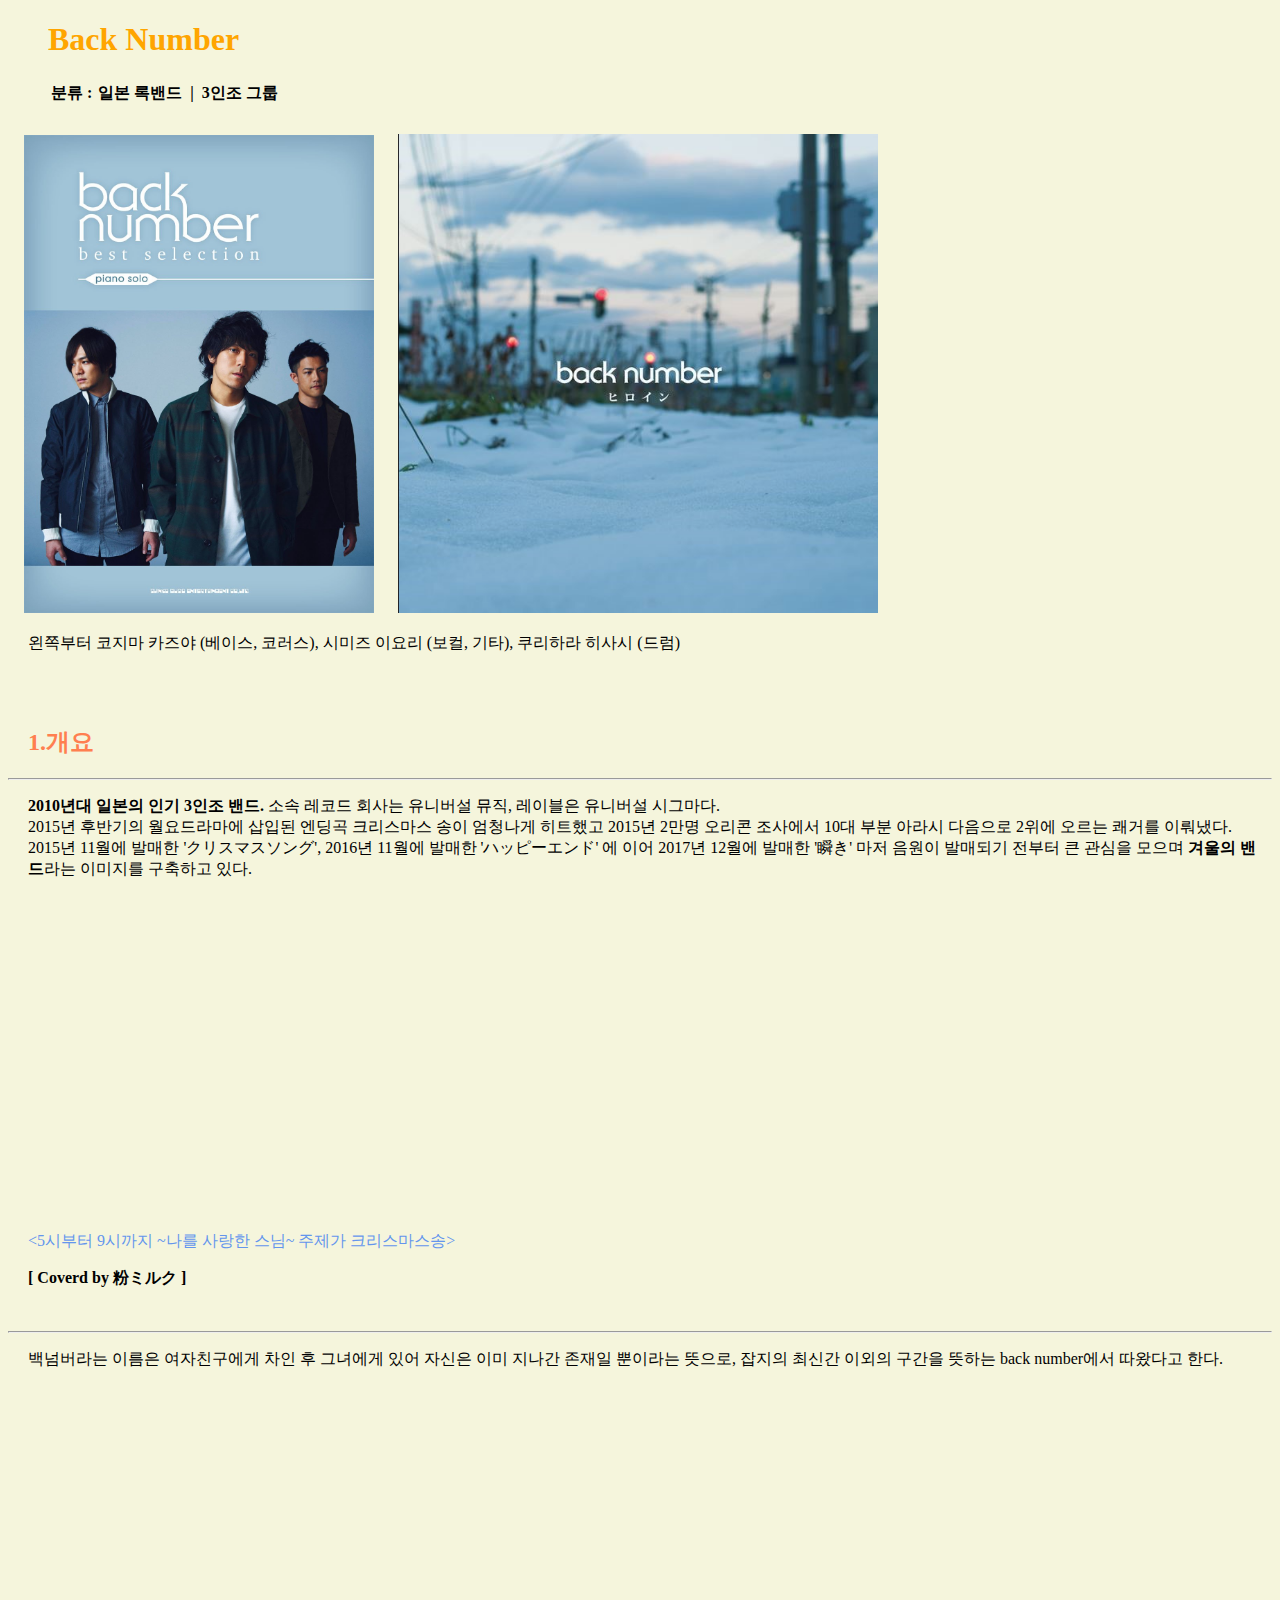
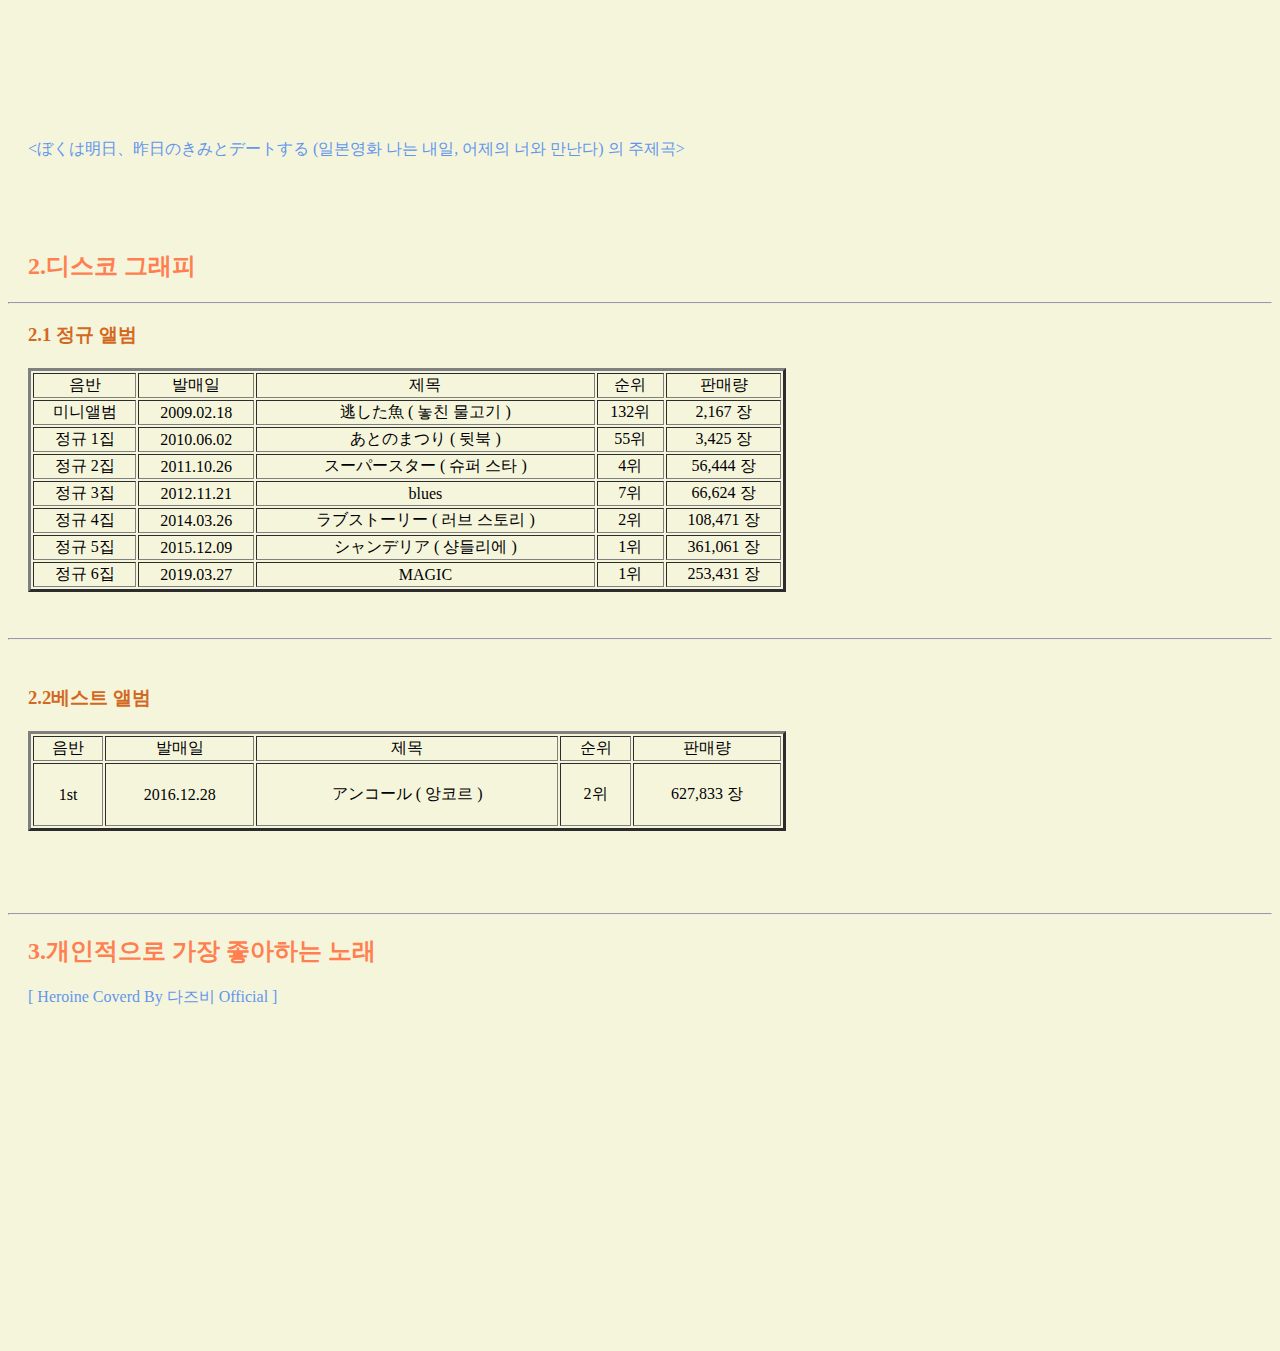
<file: 6주차 좋아하는 가수 소개/과제.html>
<!DOCTYPE html>
<html lang="en">
<head>
    <meta charset="UTF-8">
    <meta http-equiv="X-UA-Compatible" content="IE=edge">
    <meta name="viewport" content="width=device-width, initial-scale=1.0">
    <title>Back Number 가수 소개</title>
    <link rel="stylesheet" href="mystyle.css">
    <style>
        li{ 
            list-style : none;
            float:left; padding: 3px;
        }
        #Color p{ color: cornflowerblue}

        table{
            width: 60%;
            height : 100px;
            margin: 20px;
            text-align: center;
        }
        h1 {
        color: orange;
        margin-left: 40px;
        }
        h1:hover {color:red}
        h1:active {color:cornflowerblue}
        
    </style>
    
</head>
<body>
    <h1> Back Number </h1>
<div>
    <ul>
        <li><b>분류 :</b></li>
        <li><b>일본 록밴드&nbsp; |&nbsp; 3인조 그룹 </b></li>
    </ul>
</div>
    <br><br><br>
    &nbsp;&nbsp;&nbsp;&nbsp;<img src="Back Number.png" alt="사진" width="350"> &nbsp;&nbsp;&nbsp;&nbsp; <img src="Back Number 2.png" alt="사진" width="480">
    <p> 왼쪽부터 코지마 카즈야 (베이스, 코러스), 시미즈 이요리 (보컬, 기타), 쿠리하라 히사시 (드럼) </p>
    
    <br><br>

    <h2> <b>1.</b>개요 </h2><hr>
    <p><b>2010년대 일본의 인기 3인조 밴드.</b> 소속 레코드 회사는 유니버설 뮤직, 레이블은 유니버설 시그마다.<br>2015년 후반기의 월요드라마에 삽입된 엔딩곡 크리스마스 송이 엄청나게 히트했고 2015년 2만명 오리콘 조사에서 10대 부분 아라시 다음으로 2위에 오르는 쾌거를 이뤄냈다.<br>2015년 11월에 발매한 'クリスマスソング', 2016년 11월에 발매한 'ハッピーエンド' 에 이어 2017년 12월에 발매한 '瞬き' 마저 음원이 발매되기 전부터 큰 관심을 모으며 <b>겨울의 밴드</b>라는 이미지를 구축하고 있다.</p>
    &nbsp;&nbsp;&nbsp;&nbsp; <iframe width="560" height="315" src="https://www.youtube.com/embed/GEqOLMXqOlM" title="YouTube video player" frameborder="0" allow="accelerometer; autoplay; clipboard-write; encrypted-media; gyroscope; picture-in-picture" allowfullscreen></iframe>
    <div id="Color">
    <p><5시부터 9시까지 ~나를 사랑한 스님~ 주제가 크리스마스송></p>
    </div>
    <p class="title"> <b>[ Coverd by 粉ミルク ]</b> </5></p>
    <br><hr>
    <p>백넘버라는 이름은 여자친구에게 차인 후 그녀에게 있어 자신은 이미 지나간 존재일 뿐이라는 뜻으로, 잡지의 최신간 이외의 구간을 뜻하는 back number에서 따왔다고 한다.</p>
    <br>
    &nbsp;&nbsp;&nbsp;&nbsp;<iframe width="560" height="315" src="https://www.youtube.com/embed/aF5UR_e7CGA?start=2" title="YouTube video player" frameborder="0" allow="accelerometer; autoplay; clipboard-write; encrypted-media; gyroscope; picture-in-picture" allowfullscreen></iframe>
    <div id="Color">
        <p><ぼくは明日、昨日のきみとデートする (일본영화 나는 내일, 어제의 너와 만난다) 의 주제곡></p>
        </div>
        <br><br><br>
        <h2> <b>2.</b>디스코 그래피 </h2><hr>
        <h3> 2.1 정규 앨범 </h3>
        <table border="3">
            <thead>
            <tr>
                <td> 음반 </td>
                <td> 발매일 </td>
                <td> 제목 </td>
                <td> 순위 </td>
                <td> 판매량 </td>
            </tr>
        </thead>
        <tbody>
            <tr>
                <td> 미니앨범 </td>
                <td> 2009.02.18 </td>
                <td> 逃した魚 ( 놓친 물고기 ) </td>
                <td> 132위 </td>
                <td> 2,167 장 </td>
            </tr>
            <tr>
                <td> 정규 1집 </td>
                <td> 2010.06.02 </td>
                <td> あとのまつり ( 뒷북 ) </td>
                <td> 55위 </td>
                <td> 3,425 장 </td>
            </tr>
            <tr>
                <td> 정규 2집 </td>
                <td> 2011.10.26 </td>
                <td> スーパースター ( 슈퍼 스타 )</td>
                <td> 4위 </td>
                <td> 56,444 장 </td>
            </tr>
            <tr>
                <td> 정규 3집 </td>
                <td> 2012.11.21 </td>
                <td> blues </td>
                <td> 7위 </td>
                <td> 66,624 장 </td>
            </tr>
            <tr>
                <td> 정규 4집 </td>
                <td> 2014.03.26 </td>
                <td> ラブストーリー ( 러브 스토리 )</td>
                <td> 2위 </td>
                <td> 108,471 장 </td>
            </tr>
            <tr>
                <td> 정규 5집 </td>
                <td> 2015.12.09 </td>
                <td> シャンデリア ( 샹들리에 ) </td>
                <td> 1위 </td>
                <td> 361,061 장 </td>
            </tr>
            <tr>
                <td> 정규 6집 </td>
                <td> 2019.03.27 </td>
                <td> MAGIC </td>
                <td> 1위 </td>
                <td> 253,431 장 </td>
            </tr>
        </tbody>
        </table>
        <br><hr><br>

        <h3> <b>2.2</b>베스트 앨범</h3>
        <table border="3">
            <thead>
                <td> 음반 </td>
                <td> 발매일 </td>
                <td> 제목 </td>
                <td> 순위 </td>
                <td> 판매량 </td>
            </thead>
            <tbody>
                <tr>
                    <td> 1st </td>
                    <td> 2016.12.28 </td>
                    <td> アンコール ( 앙코르 ) </td>
                    <td> 2위 </td>
                    <td> 627,833 장 </td>
                </tr>
            </tbody>

        </table>
        <br><br><br><hr>

        <h2> <b>3.</b>개인적으로 가장 좋아하는 노래 </h2>
        <div id="Color">
            <p> [ Heroine  Coverd By 다즈비 Official ] </p>
            </div>
            &nbsp;&nbsp;&nbsp;&nbsp;<iframe width="560" height="315" src="https://www.youtube.com/embed/JifPfJweX_Q?start=2" title="YouTube video player" frameborder="0" allow="accelerometer; autoplay; clipboard-write; encrypted-media; gyroscope; picture-in-picture" allowfullscreen></iframe>
        
</body>
</html>
</file>
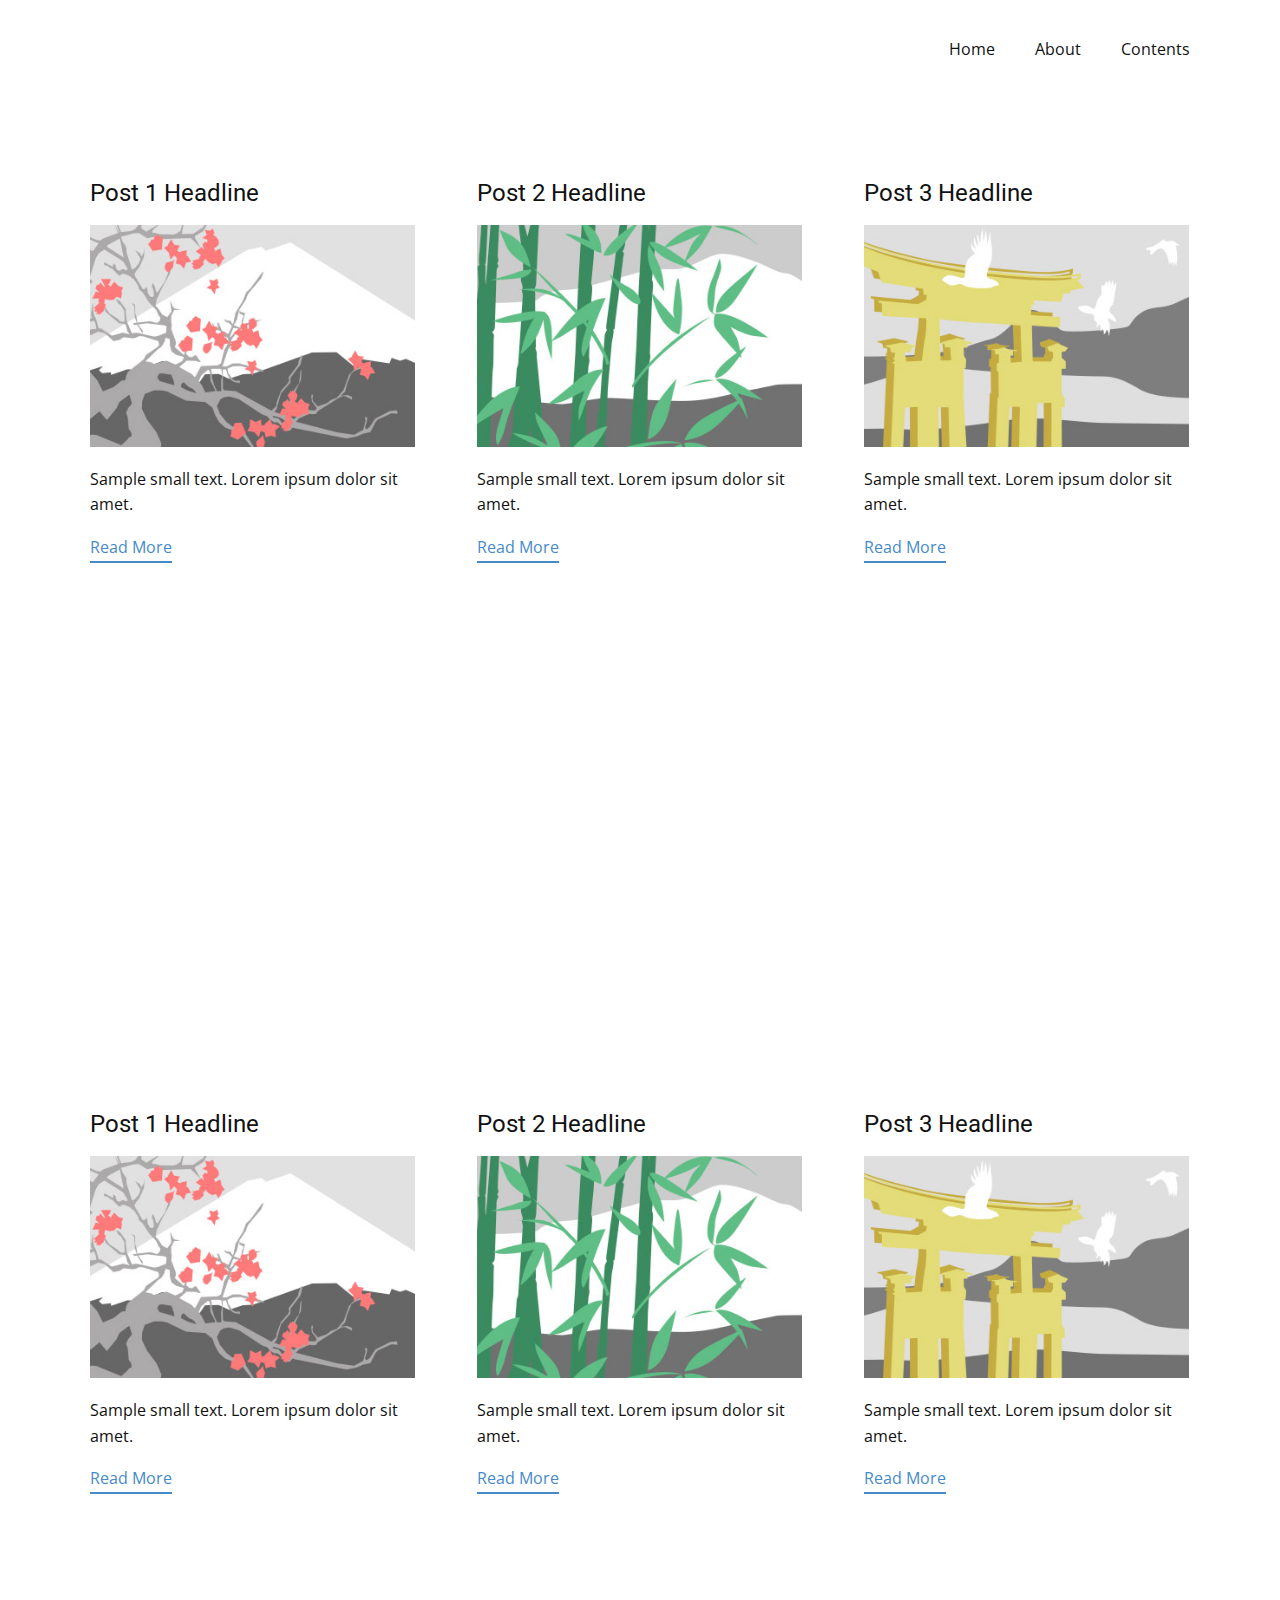
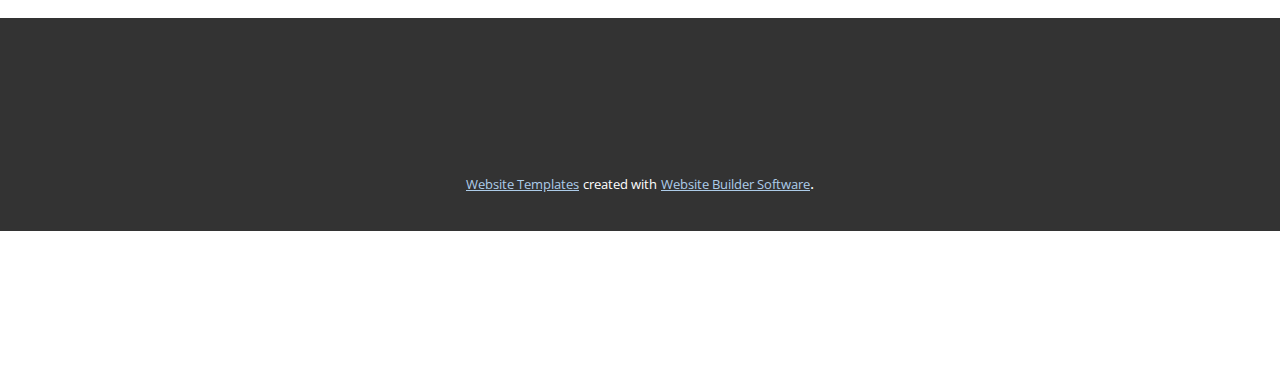
<file: 3A_41615029_김진형1/blog/blog.html>
<html style="font-size: 16px;"><head>
    <meta name="viewport" content="width=device-width, initial-scale=1.0">
    <meta charset="utf-8">
    <meta name="keywords" content="">
    <meta name="description" content="">
    <meta name="page_type" content="np-template-header-footer-from-plugin">
    <title>Blog Template</title>
    <link rel="stylesheet" href="../nicepage.css" media="screen">
<link rel="stylesheet" href="../Blog-Template.css" media="screen">
    <script class="u-script" type="text/javascript" src="../jquery.js" defer=""></script>
    <script class="u-script" type="text/javascript" src="../nicepage.js" defer=""></script>
    <meta name="generator" content="Nicepage 3.14.0, nicepage.com">
    <link id="u-theme-google-font" rel="stylesheet" href="https://fonts.googleapis.com/css?family=Roboto:100,100i,300,300i,400,400i,500,500i,700,700i,900,900i|Open+Sans:300,300i,400,400i,600,600i,700,700i,800,800i">
    
    
    
    <script type="application/ld+json">{
		"@context": "http://schema.org",
		"@type": "Organization",
		"name": "",
		"url": "index.html"
}</script>
    <meta property="og:title" content="Blog Template">
    <meta property="og:type" content="website">
    <meta name="theme-color" content="#478ac9">
    <link rel="canonical" href="../index.html">
    <meta property="og:url" content="index.html">
  </head>
  <body class="u-body"><header class="u-clearfix u-header u-header" id="sec-294d"><div class="u-clearfix u-sheet u-sheet-1">
        <nav class="u-menu u-menu-dropdown u-offcanvas u-menu-1">
          <div class="menu-collapse" style="font-size: 1rem; letter-spacing: 0px;">
            <a class="u-button-style u-custom-left-right-menu-spacing u-custom-padding-bottom u-custom-top-bottom-menu-spacing u-nav-link u-text-active-palette-1-base u-text-hover-palette-2-base" href="#">
              <svg><use xmlns:xlink="http://www.w3.org/1999/xlink" xlink:href="#menu-hamburger"></use></svg>
              <svg version="1.1" xmlns="http://www.w3.org/2000/svg" xmlns:xlink="http://www.w3.org/1999/xlink"><defs><symbol id="menu-hamburger" viewBox="0 0 16 16" style="width: 16px; height: 16px;"><rect y="1" width="16" height="2"></rect><rect y="7" width="16" height="2"></rect><rect y="13" width="16" height="2"></rect>
</symbol>
</defs></svg>
            </a>
          </div>
          <div class="u-nav-container">
            <ul class="u-nav u-unstyled u-nav-1"><li class="u-nav-item"><a class="u-button-style u-nav-link u-text-active-palette-1-base u-text-hover-palette-2-base" href="../Home.html" style="padding: 10px 20px;">Home</a>
</li><li class="u-nav-item"><a class="u-button-style u-nav-link u-text-active-palette-1-base u-text-hover-palette-2-base" href="../About.html" style="padding: 10px 20px;">About</a>
</li><li class="u-nav-item"><a class="u-button-style u-nav-link u-text-active-palette-1-base u-text-hover-palette-2-base" href="../Contents.html" style="padding: 10px 20px;">Contents</a>
</li></ul>
          </div>
          <div class="u-nav-container-collapse">
            <div class="u-black u-container-style u-inner-container-layout u-opacity u-opacity-95 u-sidenav">
              <div class="u-sidenav-overflow">
                <div class="u-menu-close"></div>
                <ul class="u-align-center u-nav u-popupmenu-items u-unstyled u-nav-2"><li class="u-nav-item"><a class="u-button-style u-nav-link" href="../Home.html">Home</a>
</li><li class="u-nav-item"><a class="u-button-style u-nav-link" href="../About.html">About</a>
</li><li class="u-nav-item"><a class="u-button-style u-nav-link" href="../Contents.html">Contents</a>
</li></ul>
              </div>
            </div>
            <div class="u-black u-menu-overlay u-opacity u-opacity-70"></div>
          </div>
        </nav>
      </div></header>
    <section class="u-clearfix u-section-1" id="sec-f469">
      <div class="u-clearfix u-sheet u-valign-middle u-sheet-1"><!--blog--><!--blog_options_json--><!--{"type":"Recent","source":"","tags":"","count":"","gridProps":[{"mode":"XL","columns":3,"gap":22,"styles":".u-section-1 .u-repeater-1 {grid-auto-rows: [[XL_VALUE]] !important}"},{"mode":"LG","columns":3,"gap":22,"styles":"@media (max-width: 1199px) {.u-section-1 .u-repeater-1 {grid-auto-rows: [[LG_VALUE]] !important}}"},{"mode":"MD","columns":2,"gap":22,"styles":"@media (max-width: 991px) {.u-section-1 .u-repeater-1 {grid-auto-rows: [[MD_VALUE]] !important}}"},{"mode":"SM","columns":1,"gap":22,"styles":"@media (max-width: 767px) {.u-section-1 .u-repeater-1 {grid-auto-rows: [[SM_VALUE]] !important}}"},{"mode":"XS","columns":1,"gap":22,"styles":"@media (max-width: 575px) {.u-section-1 .u-repeater-1 {grid-auto-rows: [[XS_VALUE]] !important}}"}]}--><!--/blog_options_json-->
        <div class="u-blog u-expanded-width u-repeater u-repeater-1"><!--blog_post-->
          <div class="u-blog-post u-container-style u-repeater-item u-white u-repeater-item-1">
            <div class="u-container-layout u-similar-container u-valign-top u-container-layout-1"><!--blog_post_header-->
              <h4 class="u-blog-control u-text u-text-1">
                <a class="u-post-header-link" href="../blog/post.html"><!--blog_post_header_content-->Post 1 Headline<!--/blog_post_header_content--></a>
              </h4><!--/blog_post_header--><!--blog_post_image-->
              <a class="u-post-header-link" href="../blog/post.html"><img alt="" class="u-blog-control u-expanded-width u-image u-image-default u-image-1" src="[data-uri]"></a><!--/blog_post_image--><!--blog_post_content-->
              <div class="u-blog-control u-post-content u-text u-text-2 fr-view">Sample small text. Lorem ipsum dolor sit amet.</div><!--/blog_post_content--><!--blog_post_readmore-->
              <a href="../blog/post.html" class="u-blog-control u-border-2 u-border-palette-1-base u-btn u-btn-rectangle u-button-style u-none u-btn-1"><!--blog_post_readmore_content-->Read More<!--/blog_post_readmore_content--></a><!--/blog_post_readmore-->
            </div>
          </div><div class="u-blog-post u-container-style u-repeater-item u-video-cover u-white">
            <div class="u-container-layout u-similar-container u-valign-top u-container-layout-2"><!--blog_post_header-->
              <h4 class="u-blog-control u-text u-text-3">
                <a class="u-post-header-link" href="../blog/post-1.html"><!--blog_post_header_content-->Post 2 Headline<!--/blog_post_header_content--></a>
              </h4><!--/blog_post_header--><!--blog_post_image-->
              <a class="u-post-header-link" href="../blog/post-1.html"><img alt="" class="u-blog-control u-expanded-width u-image u-image-default u-image-2" src="[data-uri]"></a><!--/blog_post_image--><!--blog_post_content-->
              <div class="u-blog-control u-post-content u-text u-text-4 fr-view">Sample small text. Lorem ipsum dolor sit amet.</div><!--/blog_post_content--><!--blog_post_readmore-->
              <a href="../blog/post-1.html" class="u-blog-control u-border-2 u-border-palette-1-base u-btn u-btn-rectangle u-button-style u-none u-btn-2"><!--blog_post_readmore_content-->Read More<!--/blog_post_readmore_content--></a><!--/blog_post_readmore-->
            </div>
          </div><div class="u-blog-post u-container-style u-repeater-item u-video-cover u-white">
            <div class="u-container-layout u-similar-container u-valign-top u-container-layout-3"><!--blog_post_header-->
              <h4 class="u-blog-control u-text u-text-5">
                <a class="u-post-header-link" href="../blog/post-2.html"><!--blog_post_header_content-->Post 3 Headline<!--/blog_post_header_content--></a>
              </h4><!--/blog_post_header--><!--blog_post_image-->
              <a class="u-post-header-link" href="../blog/post-2.html"><img alt="" class="u-blog-control u-expanded-width u-image u-image-default u-image-3" src="[data-uri]"></a><!--/blog_post_image--><!--blog_post_content-->
              <div class="u-blog-control u-post-content u-text u-text-6 fr-view">Sample small text. Lorem ipsum dolor sit amet.</div><!--/blog_post_content--><!--blog_post_readmore-->
              <a href="../blog/post-2.html" class="u-blog-control u-border-2 u-border-palette-1-base u-btn u-btn-rectangle u-button-style u-none u-btn-3"><!--blog_post_readmore_content-->Read More<!--/blog_post_readmore_content--></a><!--/blog_post_readmore-->
            </div>
          </div><div class="u-blog-post u-container-style u-repeater-item u-white u-repeater-item-1">
            <div class="u-container-layout u-similar-container u-valign-top u-container-layout-1"><!--blog_post_header-->
              <h4 class="u-blog-control u-text u-text-1">
                <a class="u-post-header-link" href="../blog/post-3.html"><!--blog_post_header_content-->Post 1 Headline<!--/blog_post_header_content--></a>
              </h4><!--/blog_post_header--><!--blog_post_image-->
              <a class="u-post-header-link" href="../blog/post-3.html"><img alt="" class="u-blog-control u-expanded-width u-image u-image-default u-image-1" src="[data-uri]"></a><!--/blog_post_image--><!--blog_post_content-->
              <div class="u-blog-control u-post-content u-text u-text-2 fr-view">Sample small text. Lorem ipsum dolor sit amet.</div><!--/blog_post_content--><!--blog_post_readmore-->
              <a href="../blog/post-3.html" class="u-blog-control u-border-2 u-border-palette-1-base u-btn u-btn-rectangle u-button-style u-none u-btn-1"><!--blog_post_readmore_content-->Read More<!--/blog_post_readmore_content--></a><!--/blog_post_readmore-->
            </div>
          </div><div class="u-blog-post u-container-style u-repeater-item u-video-cover u-white">
            <div class="u-container-layout u-similar-container u-valign-top u-container-layout-2"><!--blog_post_header-->
              <h4 class="u-blog-control u-text u-text-3">
                <a class="u-post-header-link" href="../blog/post-4.html"><!--blog_post_header_content-->Post 2 Headline<!--/blog_post_header_content--></a>
              </h4><!--/blog_post_header--><!--blog_post_image-->
              <a class="u-post-header-link" href="../blog/post-4.html"><img alt="" class="u-blog-control u-expanded-width u-image u-image-default u-image-2" src="[data-uri]"></a><!--/blog_post_image--><!--blog_post_content-->
              <div class="u-blog-control u-post-content u-text u-text-4 fr-view">Sample small text. Lorem ipsum dolor sit amet.</div><!--/blog_post_content--><!--blog_post_readmore-->
              <a href="../blog/post-4.html" class="u-blog-control u-border-2 u-border-palette-1-base u-btn u-btn-rectangle u-button-style u-none u-btn-2"><!--blog_post_readmore_content-->Read More<!--/blog_post_readmore_content--></a><!--/blog_post_readmore-->
            </div>
          </div><div class="u-blog-post u-container-style u-repeater-item u-video-cover u-white">
            <div class="u-container-layout u-similar-container u-valign-top u-container-layout-3"><!--blog_post_header-->
              <h4 class="u-blog-control u-text u-text-5">
                <a class="u-post-header-link" href="../blog/post-5.html"><!--blog_post_header_content-->Post 3 Headline<!--/blog_post_header_content--></a>
              </h4><!--/blog_post_header--><!--blog_post_image-->
              <a class="u-post-header-link" href="../blog/post-5.html"><img alt="" class="u-blog-control u-expanded-width u-image u-image-default u-image-3" src="[data-uri]"></a><!--/blog_post_image--><!--blog_post_content-->
              <div class="u-blog-control u-post-content u-text u-text-6 fr-view">Sample small text. Lorem ipsum dolor sit amet.</div><!--/blog_post_content--><!--blog_post_readmore-->
              <a href="../blog/post-5.html" class="u-blog-control u-border-2 u-border-palette-1-base u-btn u-btn-rectangle u-button-style u-none u-btn-3"><!--blog_post_readmore_content-->Read More<!--/blog_post_readmore_content--></a><!--/blog_post_readmore-->
            </div>
          </div><!--/blog_post--><!--blog_post-->
          <!--/blog_post--><!--blog_post-->
          <!--/blog_post-->
        </div><!--/blog-->
      </div>
    </section>
    <section class="u-clearfix u-section-2" id="sec-013b">
      <div class="u-clearfix u-sheet u-sheet-1"></div>
    </section>
    
    
    <footer class="u-align-left u-clearfix u-footer u-grey-80 u-footer" id="sec-c12c"><div class="u-clearfix u-sheet u-sheet-1"></div></footer>
    <section class="u-backlink u-clearfix u-grey-80">
      <a class="u-link" href="https://nicepage.com/website-templates" target="_blank">
        <span>Website Templates</span>
      </a>
      <p class="u-text">
        <span>created with</span>
      </p>
      <a class="u-link" href="https://nicepage.com/" target="_blank">
        <span>Website Builder Software</span>
      </a>. 
    </section>
  
</body></html>
</file>
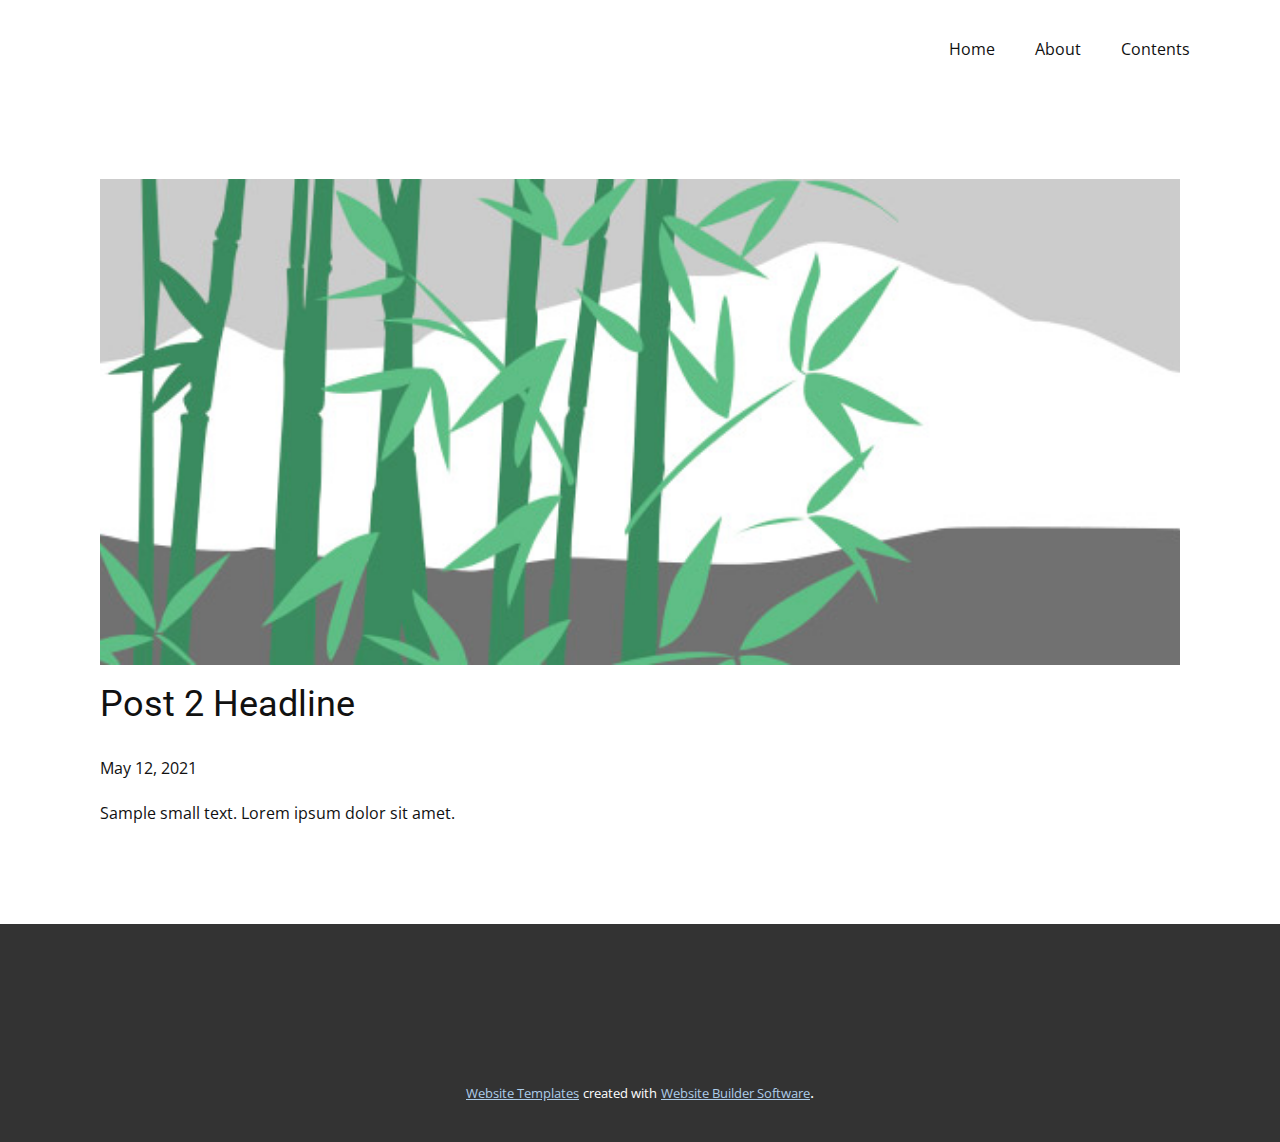
<file: 3A_41615029_김진형1/blog/post-1.html>
<!doctype html>
<html style="font-size: 16px;"><head>
    <meta name="viewport" content="width=device-width, initial-scale=1.0">
    <meta charset="utf-8">
    <meta name="keywords" content="Post 1 Headline">
    <meta name="description" content="">
    <meta name="page_type" content="np-template-header-footer-from-plugin">
    <title>Post 2 Headline</title>
    <link rel="stylesheet" href="../nicepage.css" media="screen">
<link rel="stylesheet" href="../Post-Template.css" media="screen">
    <script class="u-script" type="text/javascript" src="../jquery.js" defer=""></script>
    <script class="u-script" type="text/javascript" src="../nicepage.js" defer=""></script>
    <meta name="generator" content="Nicepage 3.14.0, nicepage.com">
    <link id="u-theme-google-font" rel="stylesheet" href="https://fonts.googleapis.com/css?family=Roboto:100,100i,300,300i,400,400i,500,500i,700,700i,900,900i|Open+Sans:300,300i,400,400i,600,600i,700,700i,800,800i">
    
    
    <script type="application/ld+json">{
		"@context": "http://schema.org",
		"@type": "Organization",
		"name": "",
		"url": "index.html"
}</script>
    <meta property="og:title" content="Post Template">
    <meta property="og:type" content="website">
    <meta name="theme-color" content="#478ac9">
    <link rel="canonical" href="../index.html">
    <meta property="og:url" content="index.html">
  </head>
  <body class="u-body"><header class="u-clearfix u-header u-header" id="sec-294d"><div class="u-clearfix u-sheet u-sheet-1">
        <nav class="u-menu u-menu-dropdown u-offcanvas u-menu-1">
          <div class="menu-collapse" style="font-size: 1rem; letter-spacing: 0px;">
            <a class="u-button-style u-custom-left-right-menu-spacing u-custom-padding-bottom u-custom-top-bottom-menu-spacing u-nav-link u-text-active-palette-1-base u-text-hover-palette-2-base" href="#">
              <svg><use xmlns:xlink="http://www.w3.org/1999/xlink" xlink:href="#menu-hamburger"></use></svg>
              <svg version="1.1" xmlns="http://www.w3.org/2000/svg" xmlns:xlink="http://www.w3.org/1999/xlink"><defs><symbol id="menu-hamburger" viewBox="0 0 16 16" style="width: 16px; height: 16px;"><rect y="1" width="16" height="2"></rect><rect y="7" width="16" height="2"></rect><rect y="13" width="16" height="2"></rect>
</symbol>
</defs></svg>
            </a>
          </div>
          <div class="u-nav-container">
            <ul class="u-nav u-unstyled u-nav-1"><li class="u-nav-item"><a class="u-button-style u-nav-link u-text-active-palette-1-base u-text-hover-palette-2-base" href="../Home.html" style="padding: 10px 20px;">Home</a>
</li><li class="u-nav-item"><a class="u-button-style u-nav-link u-text-active-palette-1-base u-text-hover-palette-2-base" href="../About.html" style="padding: 10px 20px;">About</a>
</li><li class="u-nav-item"><a class="u-button-style u-nav-link u-text-active-palette-1-base u-text-hover-palette-2-base" href="../Contents.html" style="padding: 10px 20px;">Contents</a>
</li></ul>
          </div>
          <div class="u-nav-container-collapse">
            <div class="u-black u-container-style u-inner-container-layout u-opacity u-opacity-95 u-sidenav">
              <div class="u-sidenav-overflow">
                <div class="u-menu-close"></div>
                <ul class="u-align-center u-nav u-popupmenu-items u-unstyled u-nav-2"><li class="u-nav-item"><a class="u-button-style u-nav-link" href="../Home.html">Home</a>
</li><li class="u-nav-item"><a class="u-button-style u-nav-link" href="../About.html">About</a>
</li><li class="u-nav-item"><a class="u-button-style u-nav-link" href="../Contents.html">Contents</a>
</li></ul>
              </div>
            </div>
            <div class="u-black u-menu-overlay u-opacity u-opacity-70"></div>
          </div>
        </nav>
      </div></header>
    <section class="u-align-center u-clearfix u-section-1" id="sec-4bba">
      <div class="u-clearfix u-sheet u-valign-middle-md u-valign-middle-sm u-valign-middle-xs u-sheet-1"><!--post_details--><!--post_details_options_json--><!--{"source":""}--><!--/post_details_options_json--><!--blog_post-->
        <div class="u-container-style u-expanded-width u-post-details u-post-details-1">
          <div class="u-container-layout u-valign-middle u-container-layout-1"><!--blog_post_image-->
            <img alt="" class="u-blog-control u-expanded-width u-image u-image-default u-image-1" src="[data-uri]"><!--/blog_post_image--><!--blog_post_header-->
            <h2 class="u-blog-control u-text u-text-1">Post 2 Headline</h2><!--/blog_post_header--><!--blog_post_metadata-->
            <div class="u-blog-control u-metadata u-metadata-1"><!--blog_post_metadata_date-->
              <span class="u-meta-date u-meta-icon">May 12, 2021</span><!--/blog_post_metadata_date--><!--blog_post_metadata_category-->
              <!--/blog_post_metadata_category--><!--blog_post_metadata_comments-->
              <!--/blog_post_metadata_comments-->
            </div><!--/blog_post_metadata--><!--blog_post_content-->
            <div class="u-align-justify u-blog-control u-post-content u-text u-text-2 fr-view">
  Sample small text. Lorem ipsum dolor sit amet.
  </div><!--/blog_post_content-->
          </div>
        </div><!--/blog_post--><!--/post_details-->
      </div>
    </section>
    
    
    <footer class="u-align-left u-clearfix u-footer u-grey-80 u-footer" id="sec-c12c"><div class="u-clearfix u-sheet u-sheet-1"></div></footer>
    <section class="u-backlink u-clearfix u-grey-80">
      <a class="u-link" href="https://nicepage.com/website-templates" target="_blank">
        <span>Website Templates</span>
      </a>
      <p class="u-text">
        <span>created with</span>
      </p>
      <a class="u-link" href="https://nicepage.com/" target="_blank">
        <span>Website Builder Software</span>
      </a>. 
    </section>
  
</body></html>
</file>
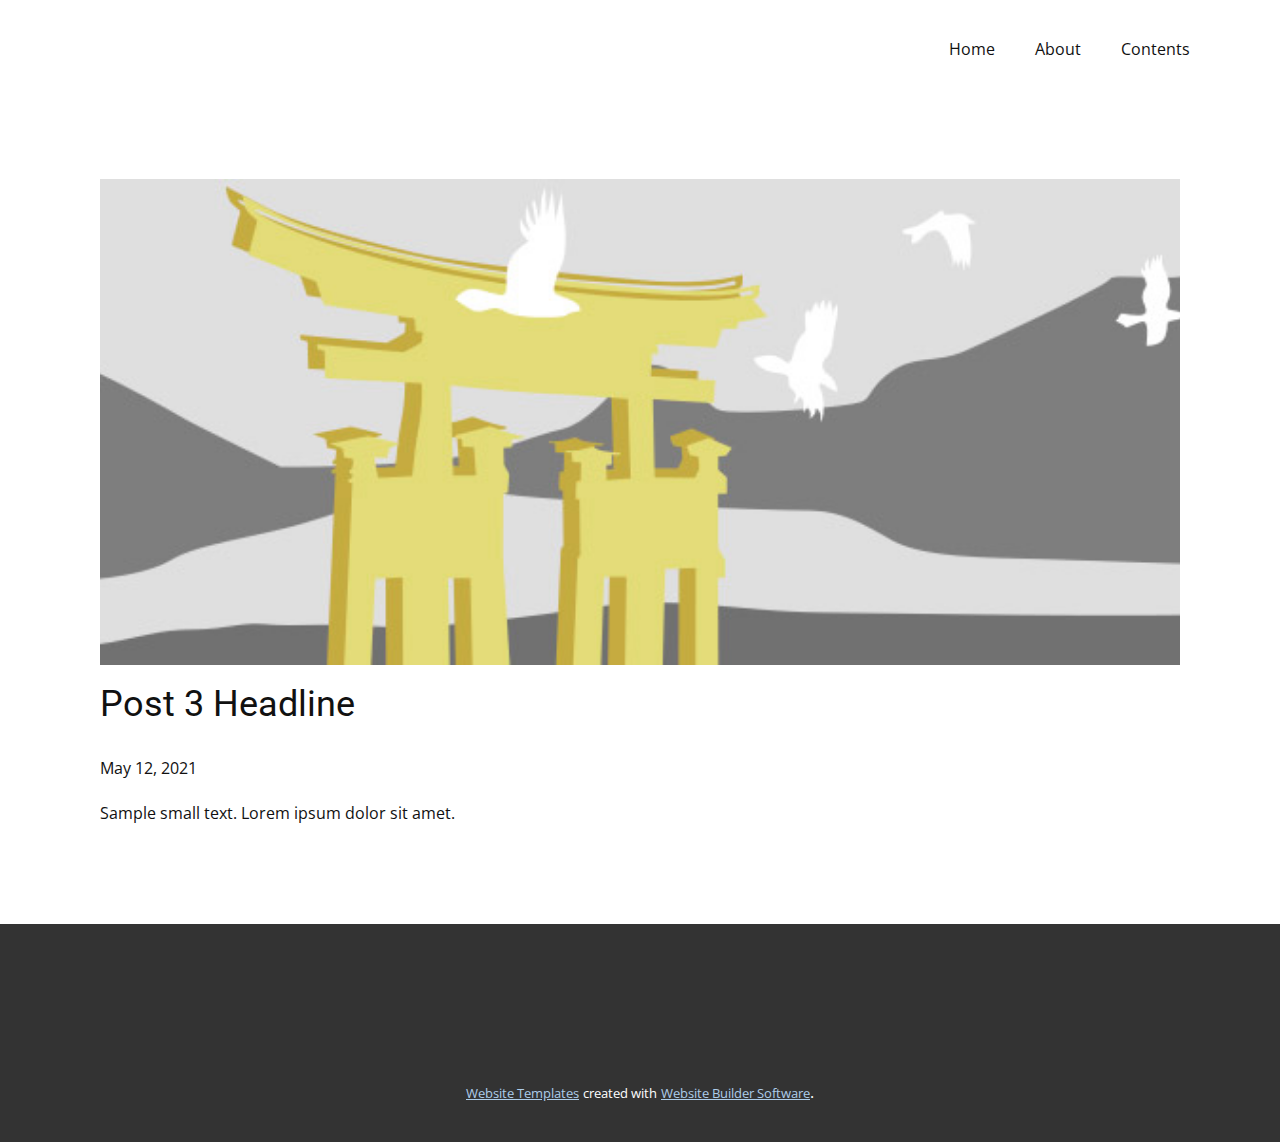
<file: 3A_41615029_김진형1/blog/post-2.html>
<!doctype html>
<html style="font-size: 16px;"><head>
    <meta name="viewport" content="width=device-width, initial-scale=1.0">
    <meta charset="utf-8">
    <meta name="keywords" content="Post 1 Headline">
    <meta name="description" content="">
    <meta name="page_type" content="np-template-header-footer-from-plugin">
    <title>Post 3 Headline</title>
    <link rel="stylesheet" href="../nicepage.css" media="screen">
<link rel="stylesheet" href="../Post-Template.css" media="screen">
    <script class="u-script" type="text/javascript" src="../jquery.js" defer=""></script>
    <script class="u-script" type="text/javascript" src="../nicepage.js" defer=""></script>
    <meta name="generator" content="Nicepage 3.14.0, nicepage.com">
    <link id="u-theme-google-font" rel="stylesheet" href="https://fonts.googleapis.com/css?family=Roboto:100,100i,300,300i,400,400i,500,500i,700,700i,900,900i|Open+Sans:300,300i,400,400i,600,600i,700,700i,800,800i">
    
    
    <script type="application/ld+json">{
		"@context": "http://schema.org",
		"@type": "Organization",
		"name": "",
		"url": "index.html"
}</script>
    <meta property="og:title" content="Post Template">
    <meta property="og:type" content="website">
    <meta name="theme-color" content="#478ac9">
    <link rel="canonical" href="../index.html">
    <meta property="og:url" content="index.html">
  </head>
  <body class="u-body"><header class="u-clearfix u-header u-header" id="sec-294d"><div class="u-clearfix u-sheet u-sheet-1">
        <nav class="u-menu u-menu-dropdown u-offcanvas u-menu-1">
          <div class="menu-collapse" style="font-size: 1rem; letter-spacing: 0px;">
            <a class="u-button-style u-custom-left-right-menu-spacing u-custom-padding-bottom u-custom-top-bottom-menu-spacing u-nav-link u-text-active-palette-1-base u-text-hover-palette-2-base" href="#">
              <svg><use xmlns:xlink="http://www.w3.org/1999/xlink" xlink:href="#menu-hamburger"></use></svg>
              <svg version="1.1" xmlns="http://www.w3.org/2000/svg" xmlns:xlink="http://www.w3.org/1999/xlink"><defs><symbol id="menu-hamburger" viewBox="0 0 16 16" style="width: 16px; height: 16px;"><rect y="1" width="16" height="2"></rect><rect y="7" width="16" height="2"></rect><rect y="13" width="16" height="2"></rect>
</symbol>
</defs></svg>
            </a>
          </div>
          <div class="u-nav-container">
            <ul class="u-nav u-unstyled u-nav-1"><li class="u-nav-item"><a class="u-button-style u-nav-link u-text-active-palette-1-base u-text-hover-palette-2-base" href="../Home.html" style="padding: 10px 20px;">Home</a>
</li><li class="u-nav-item"><a class="u-button-style u-nav-link u-text-active-palette-1-base u-text-hover-palette-2-base" href="../About.html" style="padding: 10px 20px;">About</a>
</li><li class="u-nav-item"><a class="u-button-style u-nav-link u-text-active-palette-1-base u-text-hover-palette-2-base" href="../Contents.html" style="padding: 10px 20px;">Contents</a>
</li></ul>
          </div>
          <div class="u-nav-container-collapse">
            <div class="u-black u-container-style u-inner-container-layout u-opacity u-opacity-95 u-sidenav">
              <div class="u-sidenav-overflow">
                <div class="u-menu-close"></div>
                <ul class="u-align-center u-nav u-popupmenu-items u-unstyled u-nav-2"><li class="u-nav-item"><a class="u-button-style u-nav-link" href="../Home.html">Home</a>
</li><li class="u-nav-item"><a class="u-button-style u-nav-link" href="../About.html">About</a>
</li><li class="u-nav-item"><a class="u-button-style u-nav-link" href="../Contents.html">Contents</a>
</li></ul>
              </div>
            </div>
            <div class="u-black u-menu-overlay u-opacity u-opacity-70"></div>
          </div>
        </nav>
      </div></header>
    <section class="u-align-center u-clearfix u-section-1" id="sec-4bba">
      <div class="u-clearfix u-sheet u-valign-middle-md u-valign-middle-sm u-valign-middle-xs u-sheet-1"><!--post_details--><!--post_details_options_json--><!--{"source":""}--><!--/post_details_options_json--><!--blog_post-->
        <div class="u-container-style u-expanded-width u-post-details u-post-details-1">
          <div class="u-container-layout u-valign-middle u-container-layout-1"><!--blog_post_image-->
            <img alt="" class="u-blog-control u-expanded-width u-image u-image-default u-image-1" src="[data-uri]"><!--/blog_post_image--><!--blog_post_header-->
            <h2 class="u-blog-control u-text u-text-1">Post 3 Headline</h2><!--/blog_post_header--><!--blog_post_metadata-->
            <div class="u-blog-control u-metadata u-metadata-1"><!--blog_post_metadata_date-->
              <span class="u-meta-date u-meta-icon">May 12, 2021</span><!--/blog_post_metadata_date--><!--blog_post_metadata_category-->
              <!--/blog_post_metadata_category--><!--blog_post_metadata_comments-->
              <!--/blog_post_metadata_comments-->
            </div><!--/blog_post_metadata--><!--blog_post_content-->
            <div class="u-align-justify u-blog-control u-post-content u-text u-text-2 fr-view">
  Sample small text. Lorem ipsum dolor sit amet.
  </div><!--/blog_post_content-->
          </div>
        </div><!--/blog_post--><!--/post_details-->
      </div>
    </section>
    
    
    <footer class="u-align-left u-clearfix u-footer u-grey-80 u-footer" id="sec-c12c"><div class="u-clearfix u-sheet u-sheet-1"></div></footer>
    <section class="u-backlink u-clearfix u-grey-80">
      <a class="u-link" href="https://nicepage.com/website-templates" target="_blank">
        <span>Website Templates</span>
      </a>
      <p class="u-text">
        <span>created with</span>
      </p>
      <a class="u-link" href="https://nicepage.com/" target="_blank">
        <span>Website Builder Software</span>
      </a>. 
    </section>
  
</body></html>
</file>
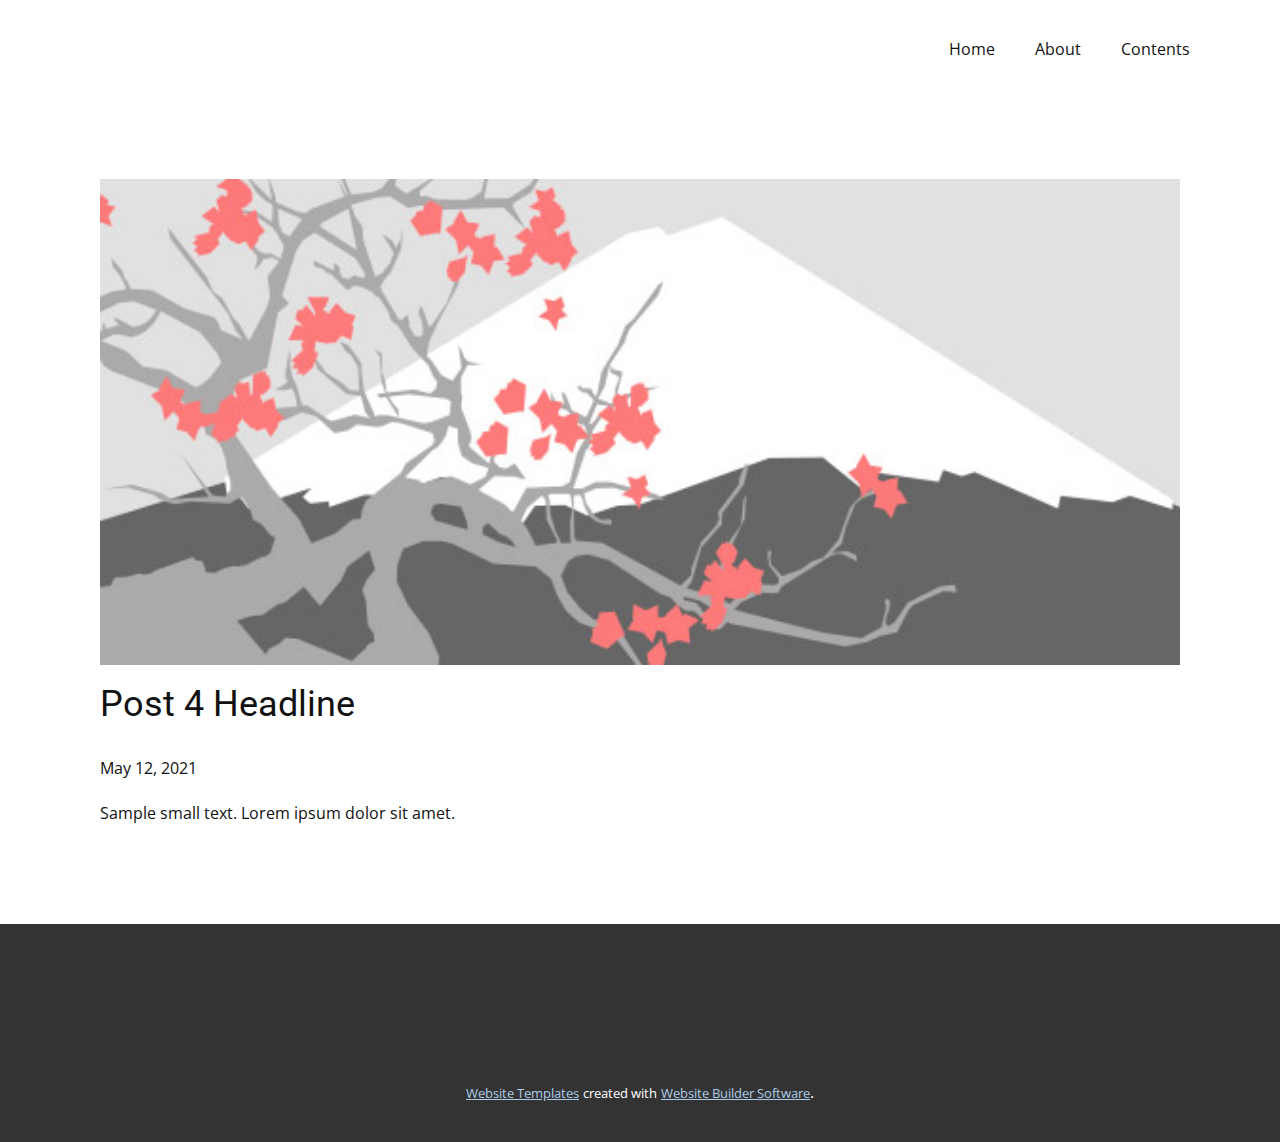
<file: 3A_41615029_김진형1/blog/post-3.html>
<!doctype html>
<html style="font-size: 16px;"><head>
    <meta name="viewport" content="width=device-width, initial-scale=1.0">
    <meta charset="utf-8">
    <meta name="keywords" content="Post 1 Headline">
    <meta name="description" content="">
    <meta name="page_type" content="np-template-header-footer-from-plugin">
    <title>Post 4 Headline</title>
    <link rel="stylesheet" href="../nicepage.css" media="screen">
<link rel="stylesheet" href="../Post-Template.css" media="screen">
    <script class="u-script" type="text/javascript" src="../jquery.js" defer=""></script>
    <script class="u-script" type="text/javascript" src="../nicepage.js" defer=""></script>
    <meta name="generator" content="Nicepage 3.14.0, nicepage.com">
    <link id="u-theme-google-font" rel="stylesheet" href="https://fonts.googleapis.com/css?family=Roboto:100,100i,300,300i,400,400i,500,500i,700,700i,900,900i|Open+Sans:300,300i,400,400i,600,600i,700,700i,800,800i">
    
    
    <script type="application/ld+json">{
		"@context": "http://schema.org",
		"@type": "Organization",
		"name": "",
		"url": "index.html"
}</script>
    <meta property="og:title" content="Post Template">
    <meta property="og:type" content="website">
    <meta name="theme-color" content="#478ac9">
    <link rel="canonical" href="../index.html">
    <meta property="og:url" content="index.html">
  </head>
  <body class="u-body"><header class="u-clearfix u-header u-header" id="sec-294d"><div class="u-clearfix u-sheet u-sheet-1">
        <nav class="u-menu u-menu-dropdown u-offcanvas u-menu-1">
          <div class="menu-collapse" style="font-size: 1rem; letter-spacing: 0px;">
            <a class="u-button-style u-custom-left-right-menu-spacing u-custom-padding-bottom u-custom-top-bottom-menu-spacing u-nav-link u-text-active-palette-1-base u-text-hover-palette-2-base" href="#">
              <svg><use xmlns:xlink="http://www.w3.org/1999/xlink" xlink:href="#menu-hamburger"></use></svg>
              <svg version="1.1" xmlns="http://www.w3.org/2000/svg" xmlns:xlink="http://www.w3.org/1999/xlink"><defs><symbol id="menu-hamburger" viewBox="0 0 16 16" style="width: 16px; height: 16px;"><rect y="1" width="16" height="2"></rect><rect y="7" width="16" height="2"></rect><rect y="13" width="16" height="2"></rect>
</symbol>
</defs></svg>
            </a>
          </div>
          <div class="u-nav-container">
            <ul class="u-nav u-unstyled u-nav-1"><li class="u-nav-item"><a class="u-button-style u-nav-link u-text-active-palette-1-base u-text-hover-palette-2-base" href="../Home.html" style="padding: 10px 20px;">Home</a>
</li><li class="u-nav-item"><a class="u-button-style u-nav-link u-text-active-palette-1-base u-text-hover-palette-2-base" href="../About.html" style="padding: 10px 20px;">About</a>
</li><li class="u-nav-item"><a class="u-button-style u-nav-link u-text-active-palette-1-base u-text-hover-palette-2-base" href="../Contents.html" style="padding: 10px 20px;">Contents</a>
</li></ul>
          </div>
          <div class="u-nav-container-collapse">
            <div class="u-black u-container-style u-inner-container-layout u-opacity u-opacity-95 u-sidenav">
              <div class="u-sidenav-overflow">
                <div class="u-menu-close"></div>
                <ul class="u-align-center u-nav u-popupmenu-items u-unstyled u-nav-2"><li class="u-nav-item"><a class="u-button-style u-nav-link" href="../Home.html">Home</a>
</li><li class="u-nav-item"><a class="u-button-style u-nav-link" href="../About.html">About</a>
</li><li class="u-nav-item"><a class="u-button-style u-nav-link" href="../Contents.html">Contents</a>
</li></ul>
              </div>
            </div>
            <div class="u-black u-menu-overlay u-opacity u-opacity-70"></div>
          </div>
        </nav>
      </div></header>
    <section class="u-align-center u-clearfix u-section-1" id="sec-4bba">
      <div class="u-clearfix u-sheet u-valign-middle-md u-valign-middle-sm u-valign-middle-xs u-sheet-1"><!--post_details--><!--post_details_options_json--><!--{"source":""}--><!--/post_details_options_json--><!--blog_post-->
        <div class="u-container-style u-expanded-width u-post-details u-post-details-1">
          <div class="u-container-layout u-valign-middle u-container-layout-1"><!--blog_post_image-->
            <img alt="" class="u-blog-control u-expanded-width u-image u-image-default u-image-1" src="[data-uri]"><!--/blog_post_image--><!--blog_post_header-->
            <h2 class="u-blog-control u-text u-text-1">Post 4 Headline</h2><!--/blog_post_header--><!--blog_post_metadata-->
            <div class="u-blog-control u-metadata u-metadata-1"><!--blog_post_metadata_date-->
              <span class="u-meta-date u-meta-icon">May 12, 2021</span><!--/blog_post_metadata_date--><!--blog_post_metadata_category-->
              <!--/blog_post_metadata_category--><!--blog_post_metadata_comments-->
              <!--/blog_post_metadata_comments-->
            </div><!--/blog_post_metadata--><!--blog_post_content-->
            <div class="u-align-justify u-blog-control u-post-content u-text u-text-2 fr-view">
  Sample small text. Lorem ipsum dolor sit amet.
  </div><!--/blog_post_content-->
          </div>
        </div><!--/blog_post--><!--/post_details-->
      </div>
    </section>
    
    
    <footer class="u-align-left u-clearfix u-footer u-grey-80 u-footer" id="sec-c12c"><div class="u-clearfix u-sheet u-sheet-1"></div></footer>
    <section class="u-backlink u-clearfix u-grey-80">
      <a class="u-link" href="https://nicepage.com/website-templates" target="_blank">
        <span>Website Templates</span>
      </a>
      <p class="u-text">
        <span>created with</span>
      </p>
      <a class="u-link" href="https://nicepage.com/" target="_blank">
        <span>Website Builder Software</span>
      </a>. 
    </section>
  
</body></html>
</file>
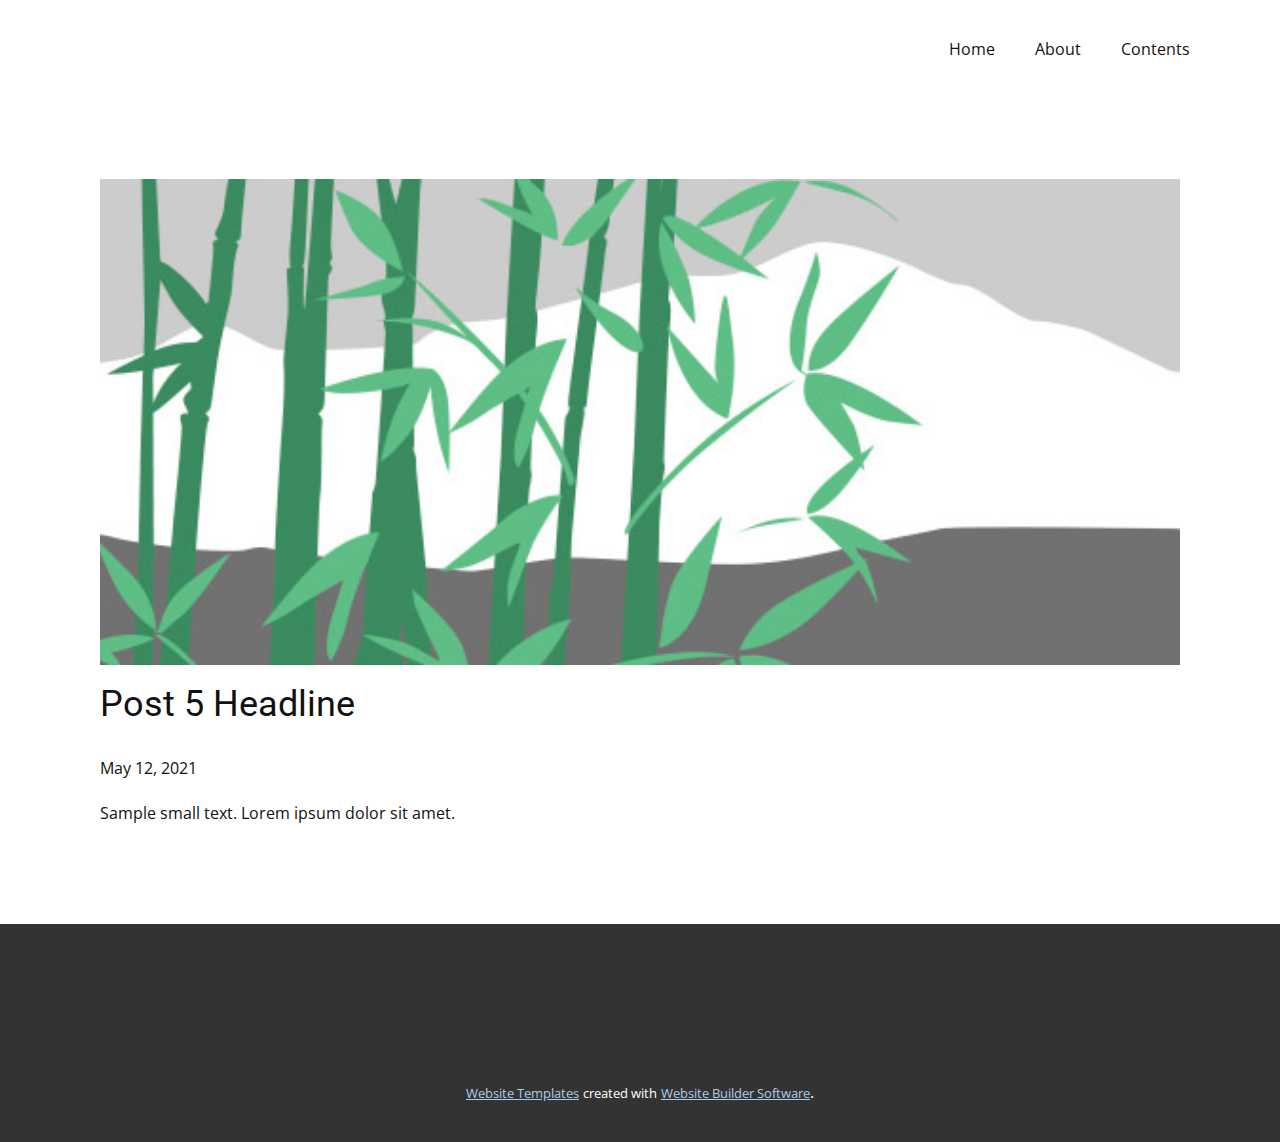
<file: 3A_41615029_김진형1/blog/post-4.html>
<!doctype html>
<html style="font-size: 16px;"><head>
    <meta name="viewport" content="width=device-width, initial-scale=1.0">
    <meta charset="utf-8">
    <meta name="keywords" content="Post 1 Headline">
    <meta name="description" content="">
    <meta name="page_type" content="np-template-header-footer-from-plugin">
    <title>Post 5 Headline</title>
    <link rel="stylesheet" href="../nicepage.css" media="screen">
<link rel="stylesheet" href="../Post-Template.css" media="screen">
    <script class="u-script" type="text/javascript" src="../jquery.js" defer=""></script>
    <script class="u-script" type="text/javascript" src="../nicepage.js" defer=""></script>
    <meta name="generator" content="Nicepage 3.14.0, nicepage.com">
    <link id="u-theme-google-font" rel="stylesheet" href="https://fonts.googleapis.com/css?family=Roboto:100,100i,300,300i,400,400i,500,500i,700,700i,900,900i|Open+Sans:300,300i,400,400i,600,600i,700,700i,800,800i">
    
    
    <script type="application/ld+json">{
		"@context": "http://schema.org",
		"@type": "Organization",
		"name": "",
		"url": "index.html"
}</script>
    <meta property="og:title" content="Post Template">
    <meta property="og:type" content="website">
    <meta name="theme-color" content="#478ac9">
    <link rel="canonical" href="../index.html">
    <meta property="og:url" content="index.html">
  </head>
  <body class="u-body"><header class="u-clearfix u-header u-header" id="sec-294d"><div class="u-clearfix u-sheet u-sheet-1">
        <nav class="u-menu u-menu-dropdown u-offcanvas u-menu-1">
          <div class="menu-collapse" style="font-size: 1rem; letter-spacing: 0px;">
            <a class="u-button-style u-custom-left-right-menu-spacing u-custom-padding-bottom u-custom-top-bottom-menu-spacing u-nav-link u-text-active-palette-1-base u-text-hover-palette-2-base" href="#">
              <svg><use xmlns:xlink="http://www.w3.org/1999/xlink" xlink:href="#menu-hamburger"></use></svg>
              <svg version="1.1" xmlns="http://www.w3.org/2000/svg" xmlns:xlink="http://www.w3.org/1999/xlink"><defs><symbol id="menu-hamburger" viewBox="0 0 16 16" style="width: 16px; height: 16px;"><rect y="1" width="16" height="2"></rect><rect y="7" width="16" height="2"></rect><rect y="13" width="16" height="2"></rect>
</symbol>
</defs></svg>
            </a>
          </div>
          <div class="u-nav-container">
            <ul class="u-nav u-unstyled u-nav-1"><li class="u-nav-item"><a class="u-button-style u-nav-link u-text-active-palette-1-base u-text-hover-palette-2-base" href="../Home.html" style="padding: 10px 20px;">Home</a>
</li><li class="u-nav-item"><a class="u-button-style u-nav-link u-text-active-palette-1-base u-text-hover-palette-2-base" href="../About.html" style="padding: 10px 20px;">About</a>
</li><li class="u-nav-item"><a class="u-button-style u-nav-link u-text-active-palette-1-base u-text-hover-palette-2-base" href="../Contents.html" style="padding: 10px 20px;">Contents</a>
</li></ul>
          </div>
          <div class="u-nav-container-collapse">
            <div class="u-black u-container-style u-inner-container-layout u-opacity u-opacity-95 u-sidenav">
              <div class="u-sidenav-overflow">
                <div class="u-menu-close"></div>
                <ul class="u-align-center u-nav u-popupmenu-items u-unstyled u-nav-2"><li class="u-nav-item"><a class="u-button-style u-nav-link" href="../Home.html">Home</a>
</li><li class="u-nav-item"><a class="u-button-style u-nav-link" href="../About.html">About</a>
</li><li class="u-nav-item"><a class="u-button-style u-nav-link" href="../Contents.html">Contents</a>
</li></ul>
              </div>
            </div>
            <div class="u-black u-menu-overlay u-opacity u-opacity-70"></div>
          </div>
        </nav>
      </div></header>
    <section class="u-align-center u-clearfix u-section-1" id="sec-4bba">
      <div class="u-clearfix u-sheet u-valign-middle-md u-valign-middle-sm u-valign-middle-xs u-sheet-1"><!--post_details--><!--post_details_options_json--><!--{"source":""}--><!--/post_details_options_json--><!--blog_post-->
        <div class="u-container-style u-expanded-width u-post-details u-post-details-1">
          <div class="u-container-layout u-valign-middle u-container-layout-1"><!--blog_post_image-->
            <img alt="" class="u-blog-control u-expanded-width u-image u-image-default u-image-1" src="[data-uri]"><!--/blog_post_image--><!--blog_post_header-->
            <h2 class="u-blog-control u-text u-text-1">Post 5 Headline</h2><!--/blog_post_header--><!--blog_post_metadata-->
            <div class="u-blog-control u-metadata u-metadata-1"><!--blog_post_metadata_date-->
              <span class="u-meta-date u-meta-icon">May 12, 2021</span><!--/blog_post_metadata_date--><!--blog_post_metadata_category-->
              <!--/blog_post_metadata_category--><!--blog_post_metadata_comments-->
              <!--/blog_post_metadata_comments-->
            </div><!--/blog_post_metadata--><!--blog_post_content-->
            <div class="u-align-justify u-blog-control u-post-content u-text u-text-2 fr-view">
  Sample small text. Lorem ipsum dolor sit amet.
  </div><!--/blog_post_content-->
          </div>
        </div><!--/blog_post--><!--/post_details-->
      </div>
    </section>
    
    
    <footer class="u-align-left u-clearfix u-footer u-grey-80 u-footer" id="sec-c12c"><div class="u-clearfix u-sheet u-sheet-1"></div></footer>
    <section class="u-backlink u-clearfix u-grey-80">
      <a class="u-link" href="https://nicepage.com/website-templates" target="_blank">
        <span>Website Templates</span>
      </a>
      <p class="u-text">
        <span>created with</span>
      </p>
      <a class="u-link" href="https://nicepage.com/" target="_blank">
        <span>Website Builder Software</span>
      </a>. 
    </section>
  
</body></html>
</file>
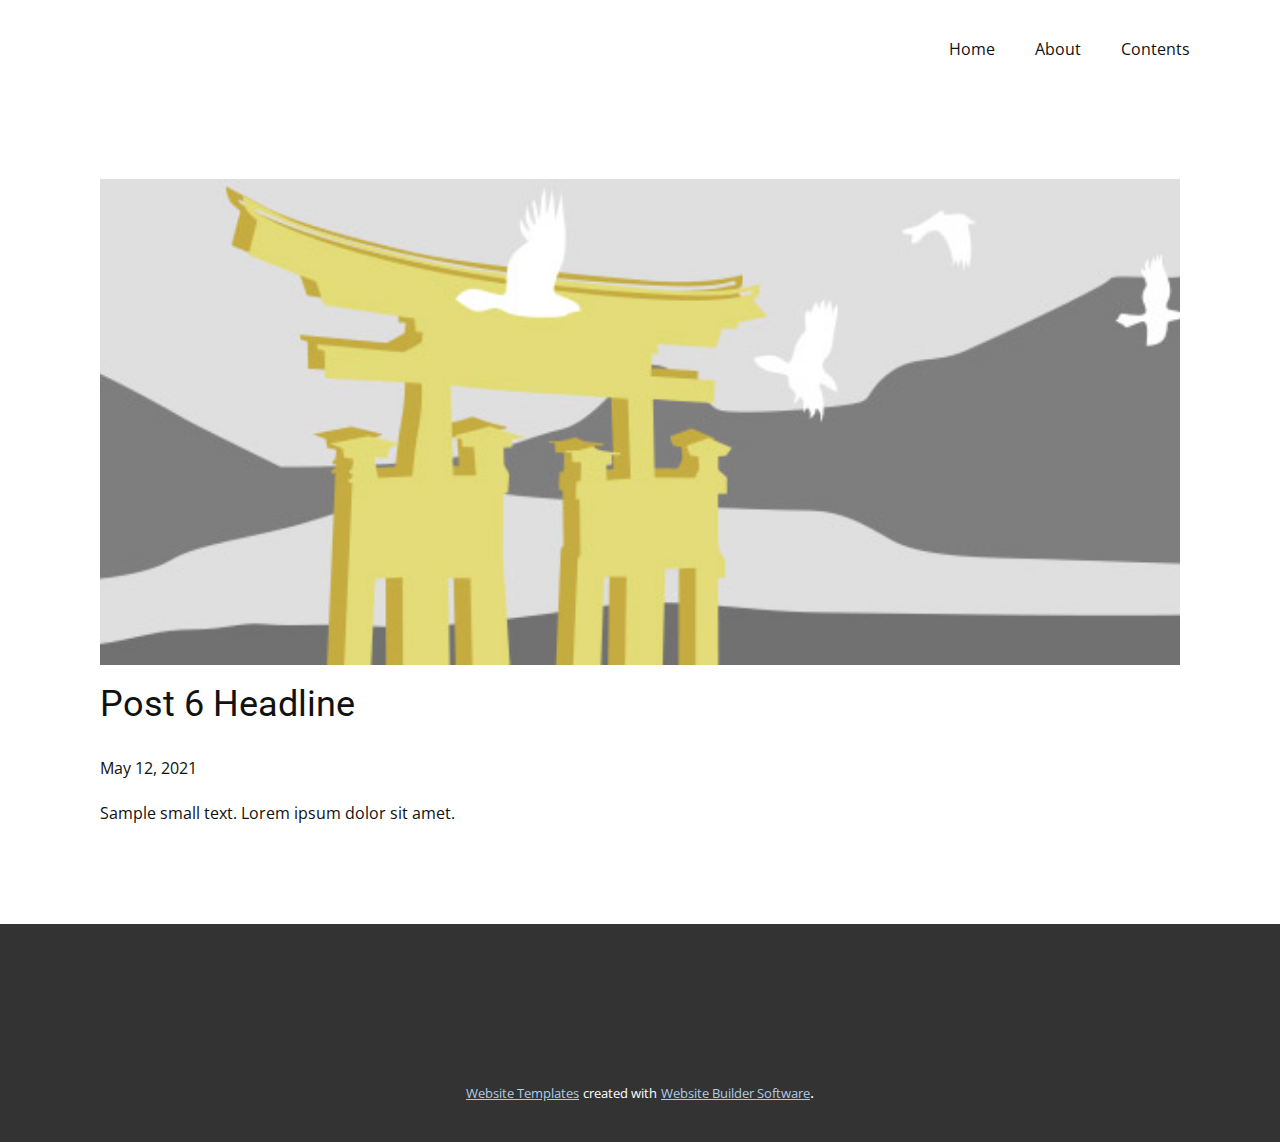
<file: 3A_41615029_김진형1/blog/post-5.html>
<!doctype html>
<html style="font-size: 16px;"><head>
    <meta name="viewport" content="width=device-width, initial-scale=1.0">
    <meta charset="utf-8">
    <meta name="keywords" content="Post 1 Headline">
    <meta name="description" content="">
    <meta name="page_type" content="np-template-header-footer-from-plugin">
    <title>Post 6 Headline</title>
    <link rel="stylesheet" href="../nicepage.css" media="screen">
<link rel="stylesheet" href="../Post-Template.css" media="screen">
    <script class="u-script" type="text/javascript" src="../jquery.js" defer=""></script>
    <script class="u-script" type="text/javascript" src="../nicepage.js" defer=""></script>
    <meta name="generator" content="Nicepage 3.14.0, nicepage.com">
    <link id="u-theme-google-font" rel="stylesheet" href="https://fonts.googleapis.com/css?family=Roboto:100,100i,300,300i,400,400i,500,500i,700,700i,900,900i|Open+Sans:300,300i,400,400i,600,600i,700,700i,800,800i">
    
    
    <script type="application/ld+json">{
		"@context": "http://schema.org",
		"@type": "Organization",
		"name": "",
		"url": "index.html"
}</script>
    <meta property="og:title" content="Post Template">
    <meta property="og:type" content="website">
    <meta name="theme-color" content="#478ac9">
    <link rel="canonical" href="../index.html">
    <meta property="og:url" content="index.html">
  </head>
  <body class="u-body"><header class="u-clearfix u-header u-header" id="sec-294d"><div class="u-clearfix u-sheet u-sheet-1">
        <nav class="u-menu u-menu-dropdown u-offcanvas u-menu-1">
          <div class="menu-collapse" style="font-size: 1rem; letter-spacing: 0px;">
            <a class="u-button-style u-custom-left-right-menu-spacing u-custom-padding-bottom u-custom-top-bottom-menu-spacing u-nav-link u-text-active-palette-1-base u-text-hover-palette-2-base" href="#">
              <svg><use xmlns:xlink="http://www.w3.org/1999/xlink" xlink:href="#menu-hamburger"></use></svg>
              <svg version="1.1" xmlns="http://www.w3.org/2000/svg" xmlns:xlink="http://www.w3.org/1999/xlink"><defs><symbol id="menu-hamburger" viewBox="0 0 16 16" style="width: 16px; height: 16px;"><rect y="1" width="16" height="2"></rect><rect y="7" width="16" height="2"></rect><rect y="13" width="16" height="2"></rect>
</symbol>
</defs></svg>
            </a>
          </div>
          <div class="u-nav-container">
            <ul class="u-nav u-unstyled u-nav-1"><li class="u-nav-item"><a class="u-button-style u-nav-link u-text-active-palette-1-base u-text-hover-palette-2-base" href="../Home.html" style="padding: 10px 20px;">Home</a>
</li><li class="u-nav-item"><a class="u-button-style u-nav-link u-text-active-palette-1-base u-text-hover-palette-2-base" href="../About.html" style="padding: 10px 20px;">About</a>
</li><li class="u-nav-item"><a class="u-button-style u-nav-link u-text-active-palette-1-base u-text-hover-palette-2-base" href="../Contents.html" style="padding: 10px 20px;">Contents</a>
</li></ul>
          </div>
          <div class="u-nav-container-collapse">
            <div class="u-black u-container-style u-inner-container-layout u-opacity u-opacity-95 u-sidenav">
              <div class="u-sidenav-overflow">
                <div class="u-menu-close"></div>
                <ul class="u-align-center u-nav u-popupmenu-items u-unstyled u-nav-2"><li class="u-nav-item"><a class="u-button-style u-nav-link" href="../Home.html">Home</a>
</li><li class="u-nav-item"><a class="u-button-style u-nav-link" href="../About.html">About</a>
</li><li class="u-nav-item"><a class="u-button-style u-nav-link" href="../Contents.html">Contents</a>
</li></ul>
              </div>
            </div>
            <div class="u-black u-menu-overlay u-opacity u-opacity-70"></div>
          </div>
        </nav>
      </div></header>
    <section class="u-align-center u-clearfix u-section-1" id="sec-4bba">
      <div class="u-clearfix u-sheet u-valign-middle-md u-valign-middle-sm u-valign-middle-xs u-sheet-1"><!--post_details--><!--post_details_options_json--><!--{"source":""}--><!--/post_details_options_json--><!--blog_post-->
        <div class="u-container-style u-expanded-width u-post-details u-post-details-1">
          <div class="u-container-layout u-valign-middle u-container-layout-1"><!--blog_post_image-->
            <img alt="" class="u-blog-control u-expanded-width u-image u-image-default u-image-1" src="[data-uri]"><!--/blog_post_image--><!--blog_post_header-->
            <h2 class="u-blog-control u-text u-text-1">Post 6 Headline</h2><!--/blog_post_header--><!--blog_post_metadata-->
            <div class="u-blog-control u-metadata u-metadata-1"><!--blog_post_metadata_date-->
              <span class="u-meta-date u-meta-icon">May 12, 2021</span><!--/blog_post_metadata_date--><!--blog_post_metadata_category-->
              <!--/blog_post_metadata_category--><!--blog_post_metadata_comments-->
              <!--/blog_post_metadata_comments-->
            </div><!--/blog_post_metadata--><!--blog_post_content-->
            <div class="u-align-justify u-blog-control u-post-content u-text u-text-2 fr-view">
  Sample small text. Lorem ipsum dolor sit amet.
  </div><!--/blog_post_content-->
          </div>
        </div><!--/blog_post--><!--/post_details-->
      </div>
    </section>
    
    
    <footer class="u-align-left u-clearfix u-footer u-grey-80 u-footer" id="sec-c12c"><div class="u-clearfix u-sheet u-sheet-1"></div></footer>
    <section class="u-backlink u-clearfix u-grey-80">
      <a class="u-link" href="https://nicepage.com/website-templates" target="_blank">
        <span>Website Templates</span>
      </a>
      <p class="u-text">
        <span>created with</span>
      </p>
      <a class="u-link" href="https://nicepage.com/" target="_blank">
        <span>Website Builder Software</span>
      </a>. 
    </section>
  
</body></html>
</file>
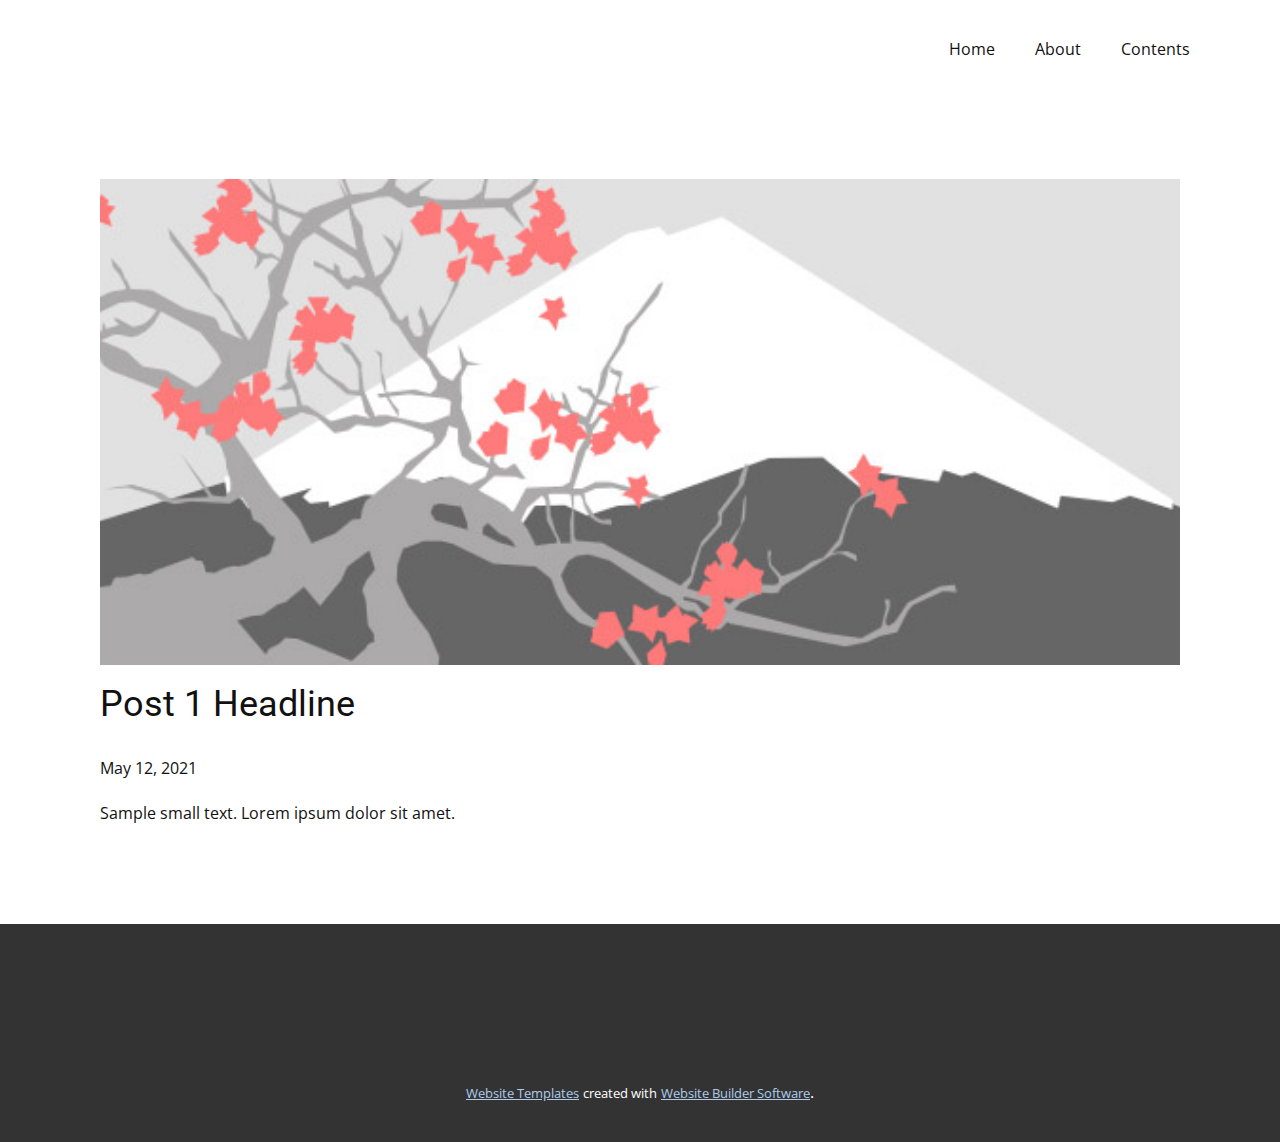
<file: 3A_41615029_김진형1/blog/post.html>
<!doctype html>
<html style="font-size: 16px;"><head>
    <meta name="viewport" content="width=device-width, initial-scale=1.0">
    <meta charset="utf-8">
    <meta name="keywords" content="Post 1 Headline">
    <meta name="description" content="">
    <meta name="page_type" content="np-template-header-footer-from-plugin">
    <title>Post 1 Headline</title>
    <link rel="stylesheet" href="../nicepage.css" media="screen">
<link rel="stylesheet" href="../Post-Template.css" media="screen">
    <script class="u-script" type="text/javascript" src="../jquery.js" defer=""></script>
    <script class="u-script" type="text/javascript" src="../nicepage.js" defer=""></script>
    <meta name="generator" content="Nicepage 3.14.0, nicepage.com">
    <link id="u-theme-google-font" rel="stylesheet" href="https://fonts.googleapis.com/css?family=Roboto:100,100i,300,300i,400,400i,500,500i,700,700i,900,900i|Open+Sans:300,300i,400,400i,600,600i,700,700i,800,800i">
    
    
    <script type="application/ld+json">{
		"@context": "http://schema.org",
		"@type": "Organization",
		"name": "",
		"url": "index.html"
}</script>
    <meta property="og:title" content="Post Template">
    <meta property="og:type" content="website">
    <meta name="theme-color" content="#478ac9">
    <link rel="canonical" href="../index.html">
    <meta property="og:url" content="index.html">
  </head>
  <body class="u-body"><header class="u-clearfix u-header u-header" id="sec-294d"><div class="u-clearfix u-sheet u-sheet-1">
        <nav class="u-menu u-menu-dropdown u-offcanvas u-menu-1">
          <div class="menu-collapse" style="font-size: 1rem; letter-spacing: 0px;">
            <a class="u-button-style u-custom-left-right-menu-spacing u-custom-padding-bottom u-custom-top-bottom-menu-spacing u-nav-link u-text-active-palette-1-base u-text-hover-palette-2-base" href="#">
              <svg><use xmlns:xlink="http://www.w3.org/1999/xlink" xlink:href="#menu-hamburger"></use></svg>
              <svg version="1.1" xmlns="http://www.w3.org/2000/svg" xmlns:xlink="http://www.w3.org/1999/xlink"><defs><symbol id="menu-hamburger" viewBox="0 0 16 16" style="width: 16px; height: 16px;"><rect y="1" width="16" height="2"></rect><rect y="7" width="16" height="2"></rect><rect y="13" width="16" height="2"></rect>
</symbol>
</defs></svg>
            </a>
          </div>
          <div class="u-nav-container">
            <ul class="u-nav u-unstyled u-nav-1"><li class="u-nav-item"><a class="u-button-style u-nav-link u-text-active-palette-1-base u-text-hover-palette-2-base" href="../Home.html" style="padding: 10px 20px;">Home</a>
</li><li class="u-nav-item"><a class="u-button-style u-nav-link u-text-active-palette-1-base u-text-hover-palette-2-base" href="../About.html" style="padding: 10px 20px;">About</a>
</li><li class="u-nav-item"><a class="u-button-style u-nav-link u-text-active-palette-1-base u-text-hover-palette-2-base" href="../Contents.html" style="padding: 10px 20px;">Contents</a>
</li></ul>
          </div>
          <div class="u-nav-container-collapse">
            <div class="u-black u-container-style u-inner-container-layout u-opacity u-opacity-95 u-sidenav">
              <div class="u-sidenav-overflow">
                <div class="u-menu-close"></div>
                <ul class="u-align-center u-nav u-popupmenu-items u-unstyled u-nav-2"><li class="u-nav-item"><a class="u-button-style u-nav-link" href="../Home.html">Home</a>
</li><li class="u-nav-item"><a class="u-button-style u-nav-link" href="../About.html">About</a>
</li><li class="u-nav-item"><a class="u-button-style u-nav-link" href="../Contents.html">Contents</a>
</li></ul>
              </div>
            </div>
            <div class="u-black u-menu-overlay u-opacity u-opacity-70"></div>
          </div>
        </nav>
      </div></header>
    <section class="u-align-center u-clearfix u-section-1" id="sec-4bba">
      <div class="u-clearfix u-sheet u-valign-middle-md u-valign-middle-sm u-valign-middle-xs u-sheet-1"><!--post_details--><!--post_details_options_json--><!--{"source":""}--><!--/post_details_options_json--><!--blog_post-->
        <div class="u-container-style u-expanded-width u-post-details u-post-details-1">
          <div class="u-container-layout u-valign-middle u-container-layout-1"><!--blog_post_image-->
            <img alt="" class="u-blog-control u-expanded-width u-image u-image-default u-image-1" src="[data-uri]"><!--/blog_post_image--><!--blog_post_header-->
            <h2 class="u-blog-control u-text u-text-1">Post 1 Headline</h2><!--/blog_post_header--><!--blog_post_metadata-->
            <div class="u-blog-control u-metadata u-metadata-1"><!--blog_post_metadata_date-->
              <span class="u-meta-date u-meta-icon">May 12, 2021</span><!--/blog_post_metadata_date--><!--blog_post_metadata_category-->
              <!--/blog_post_metadata_category--><!--blog_post_metadata_comments-->
              <!--/blog_post_metadata_comments-->
            </div><!--/blog_post_metadata--><!--blog_post_content-->
            <div class="u-align-justify u-blog-control u-post-content u-text u-text-2 fr-view">
  Sample small text. Lorem ipsum dolor sit amet.
  </div><!--/blog_post_content-->
          </div>
        </div><!--/blog_post--><!--/post_details-->
      </div>
    </section>
    
    
    <footer class="u-align-left u-clearfix u-footer u-grey-80 u-footer" id="sec-c12c"><div class="u-clearfix u-sheet u-sheet-1"></div></footer>
    <section class="u-backlink u-clearfix u-grey-80">
      <a class="u-link" href="https://nicepage.com/website-templates" target="_blank">
        <span>Website Templates</span>
      </a>
      <p class="u-text">
        <span>created with</span>
      </p>
      <a class="u-link" href="https://nicepage.com/" target="_blank">
        <span>Website Builder Software</span>
      </a>. 
    </section>
  
</body></html>
</file>
